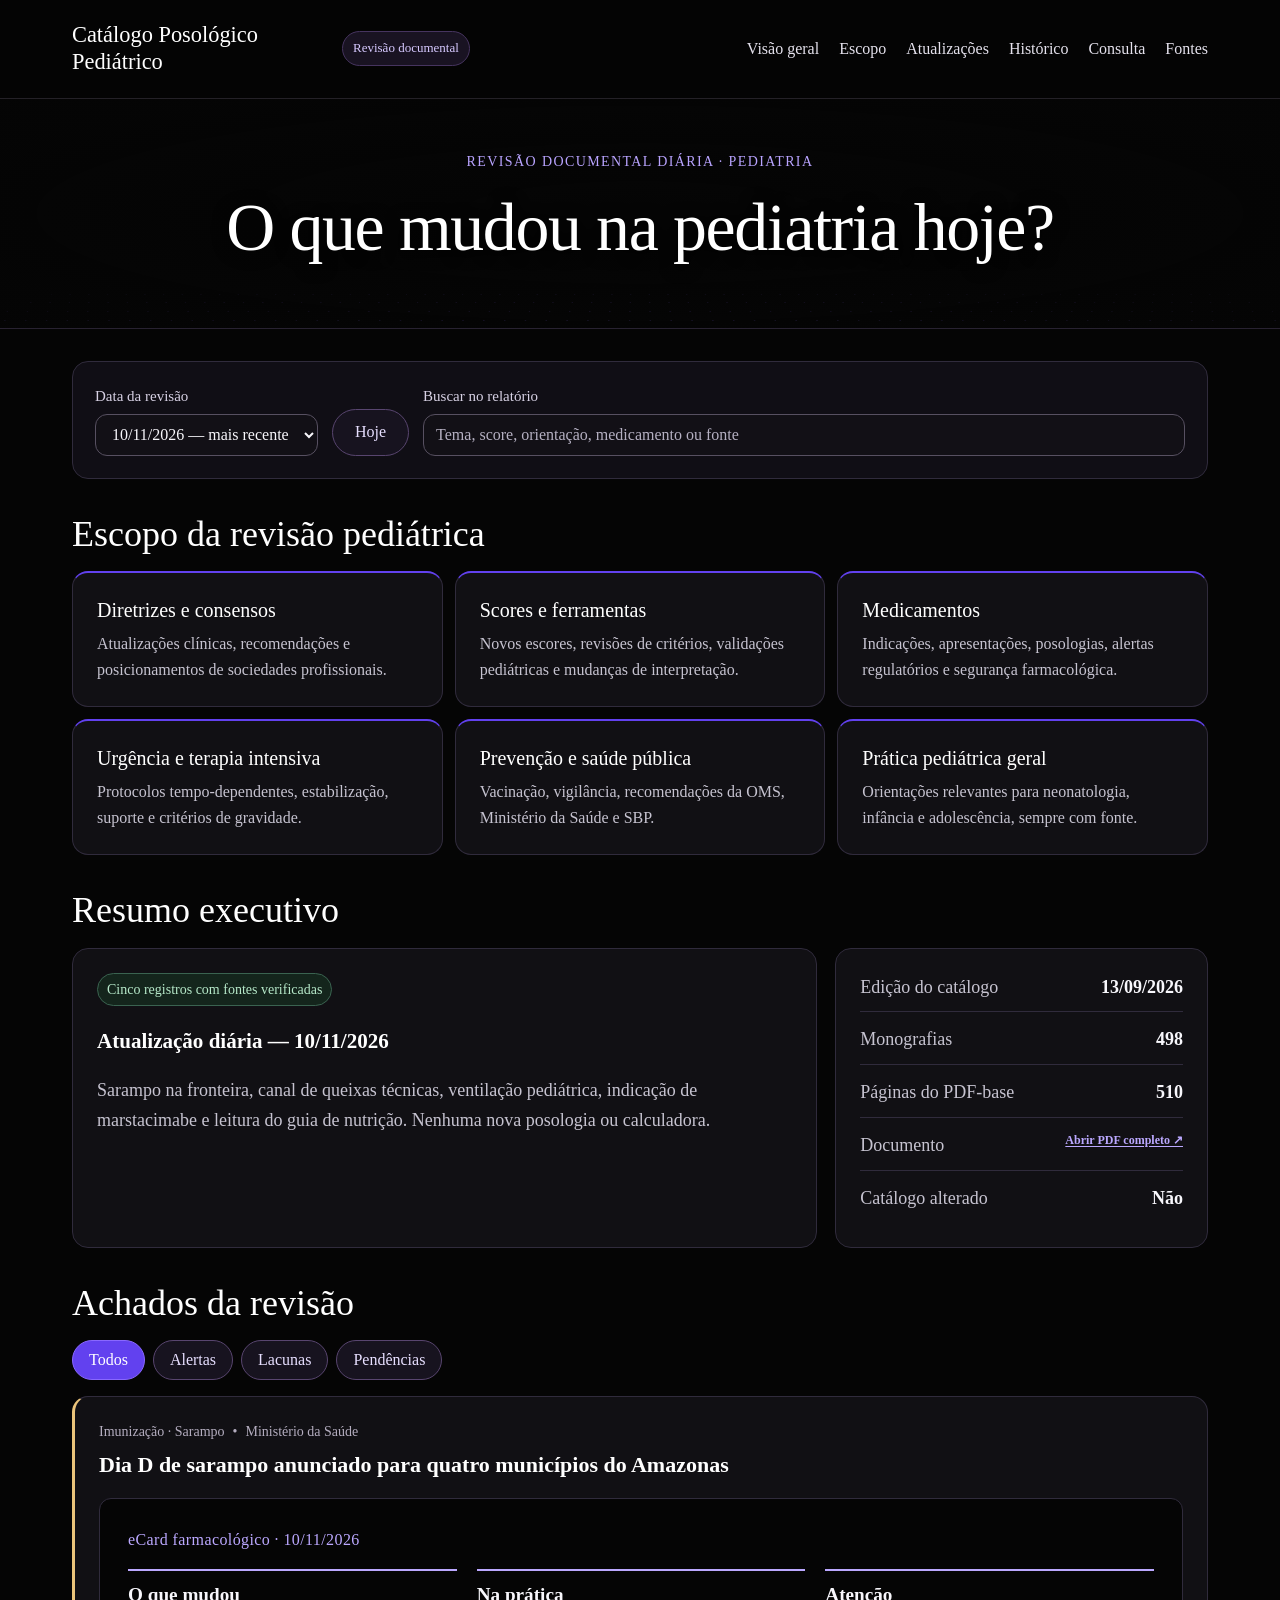
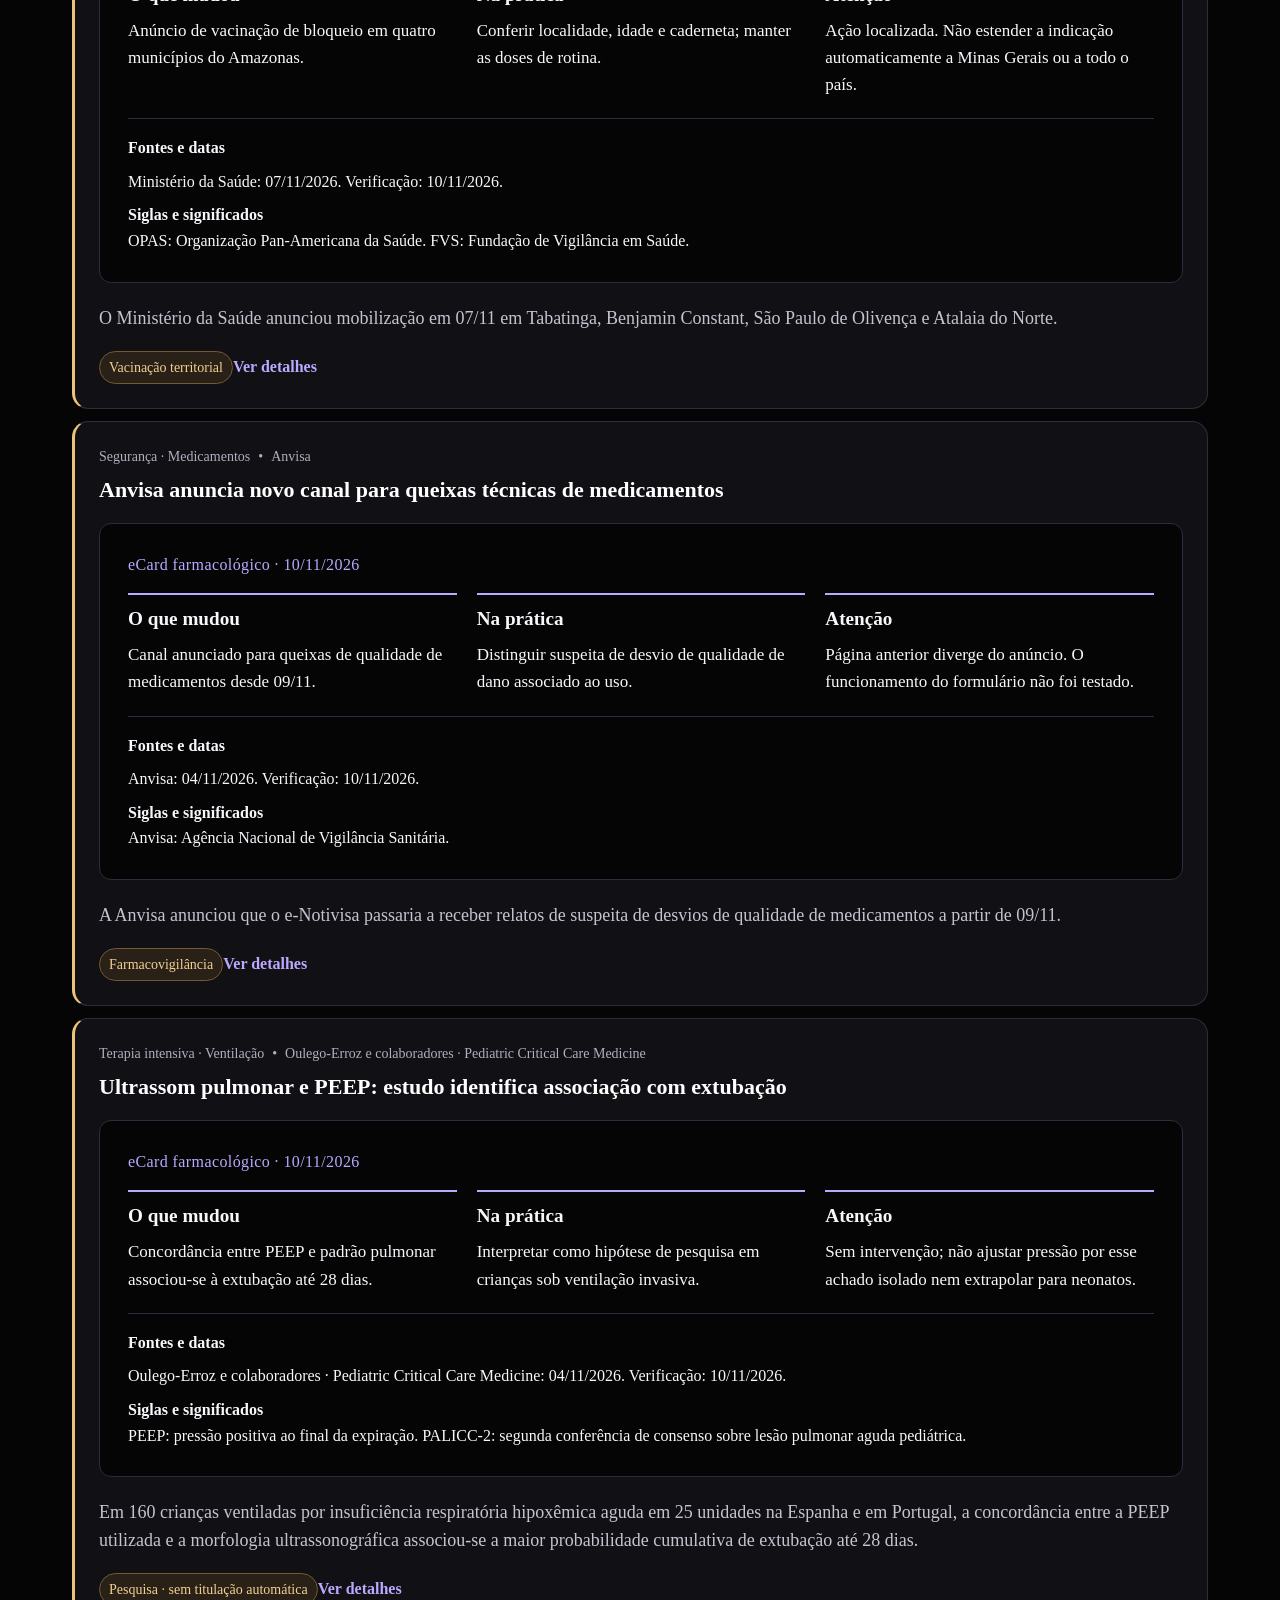
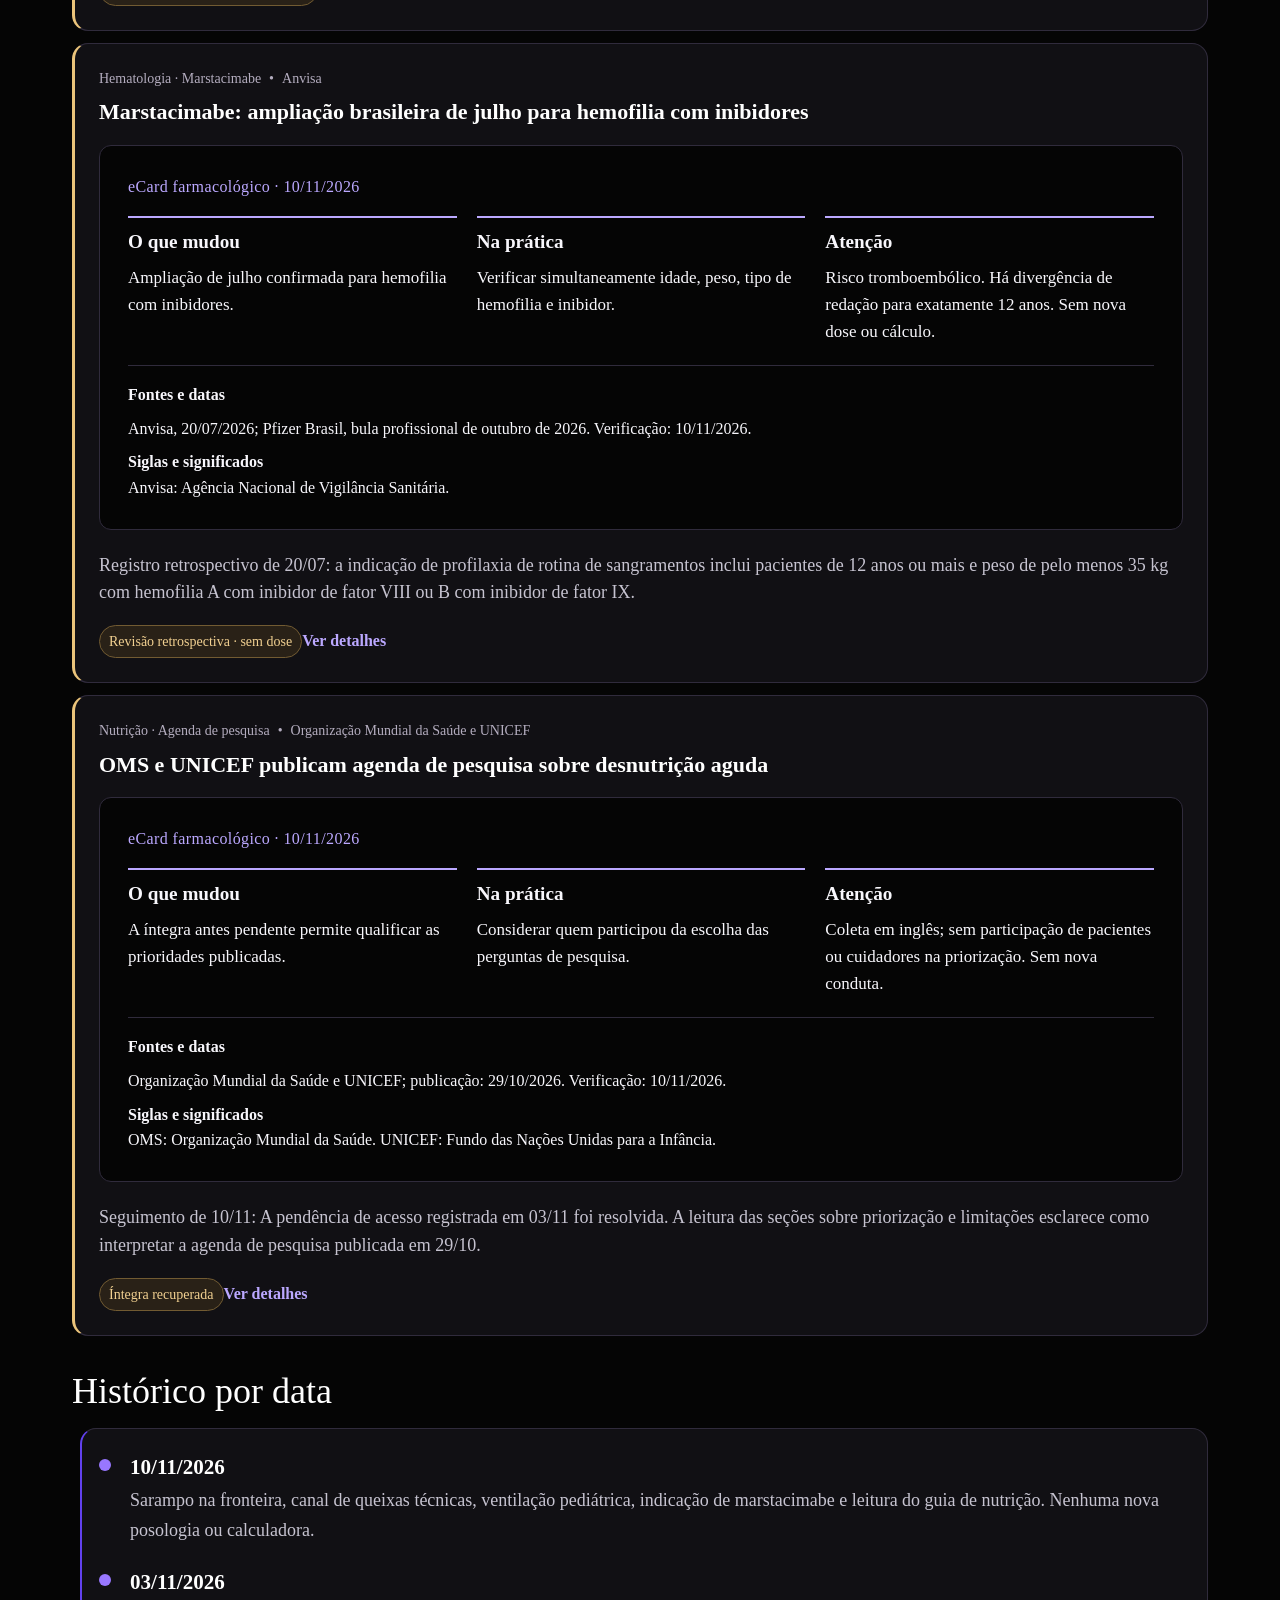
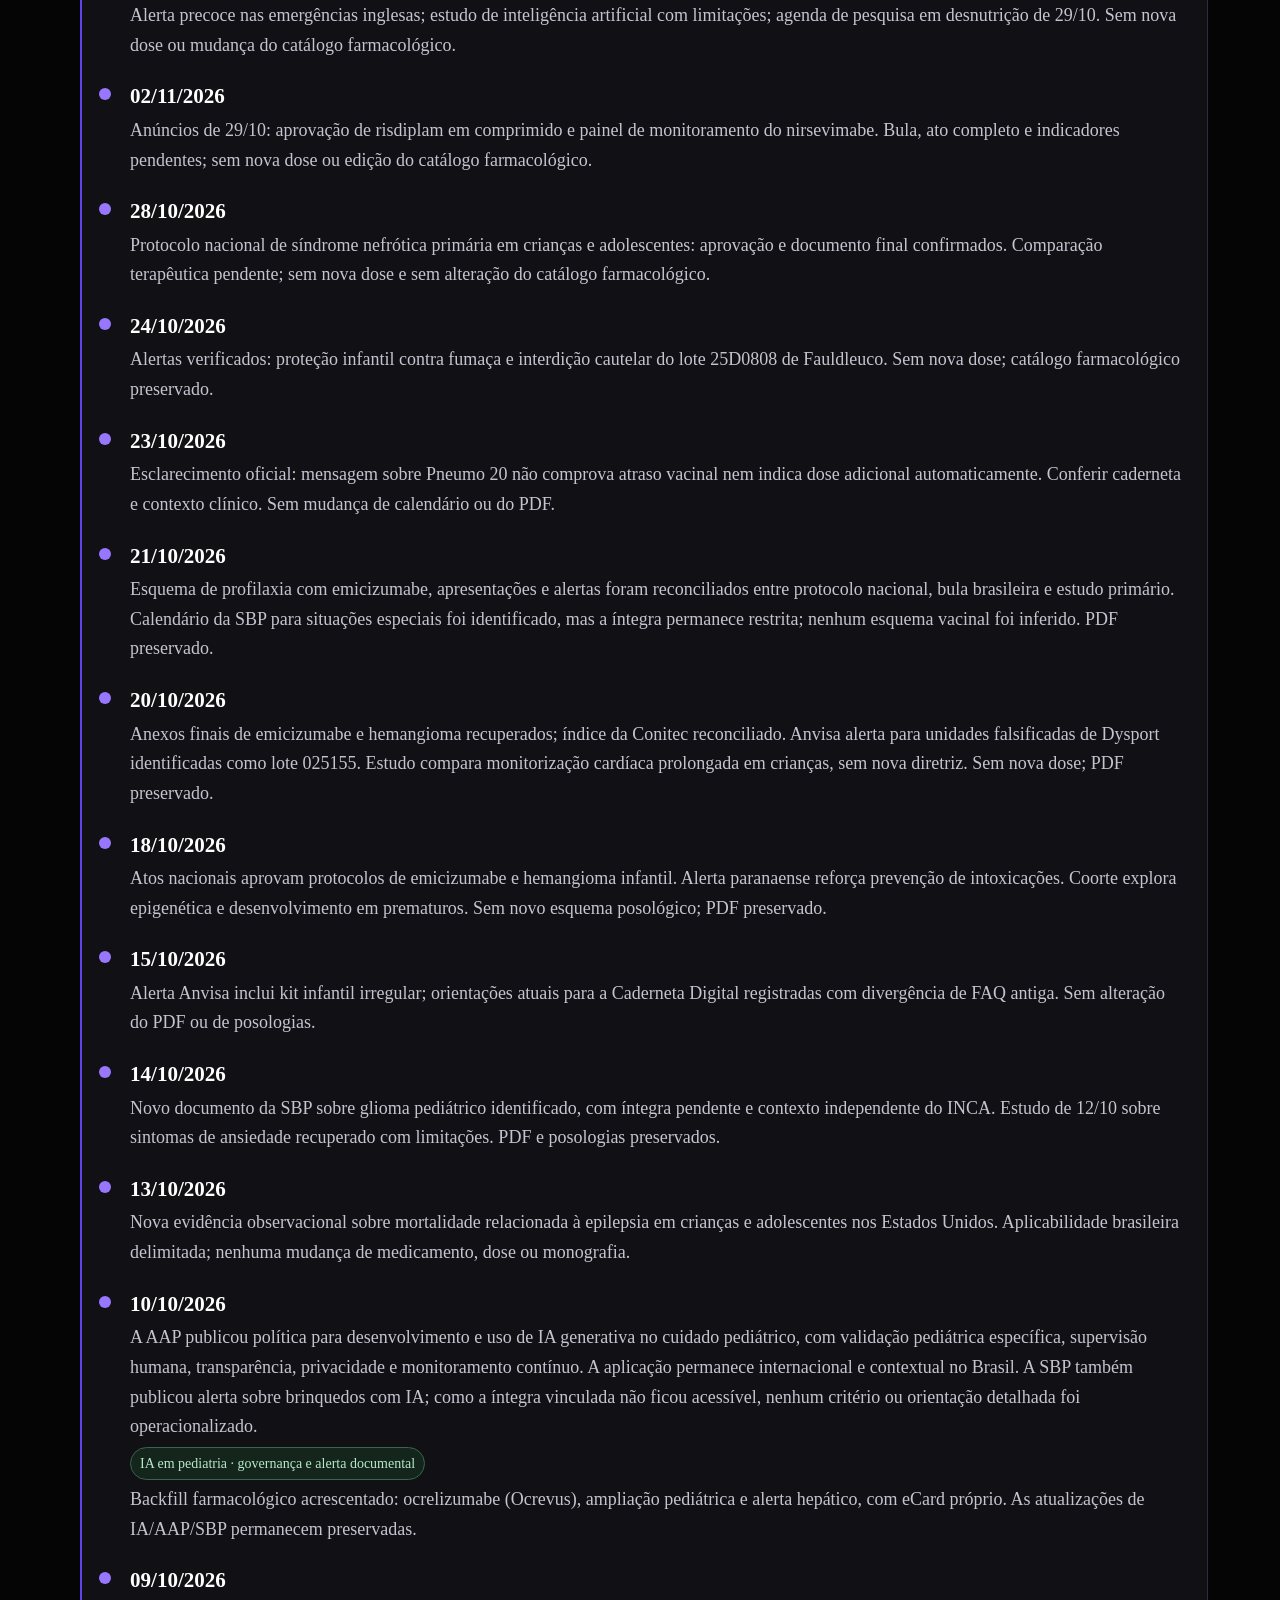
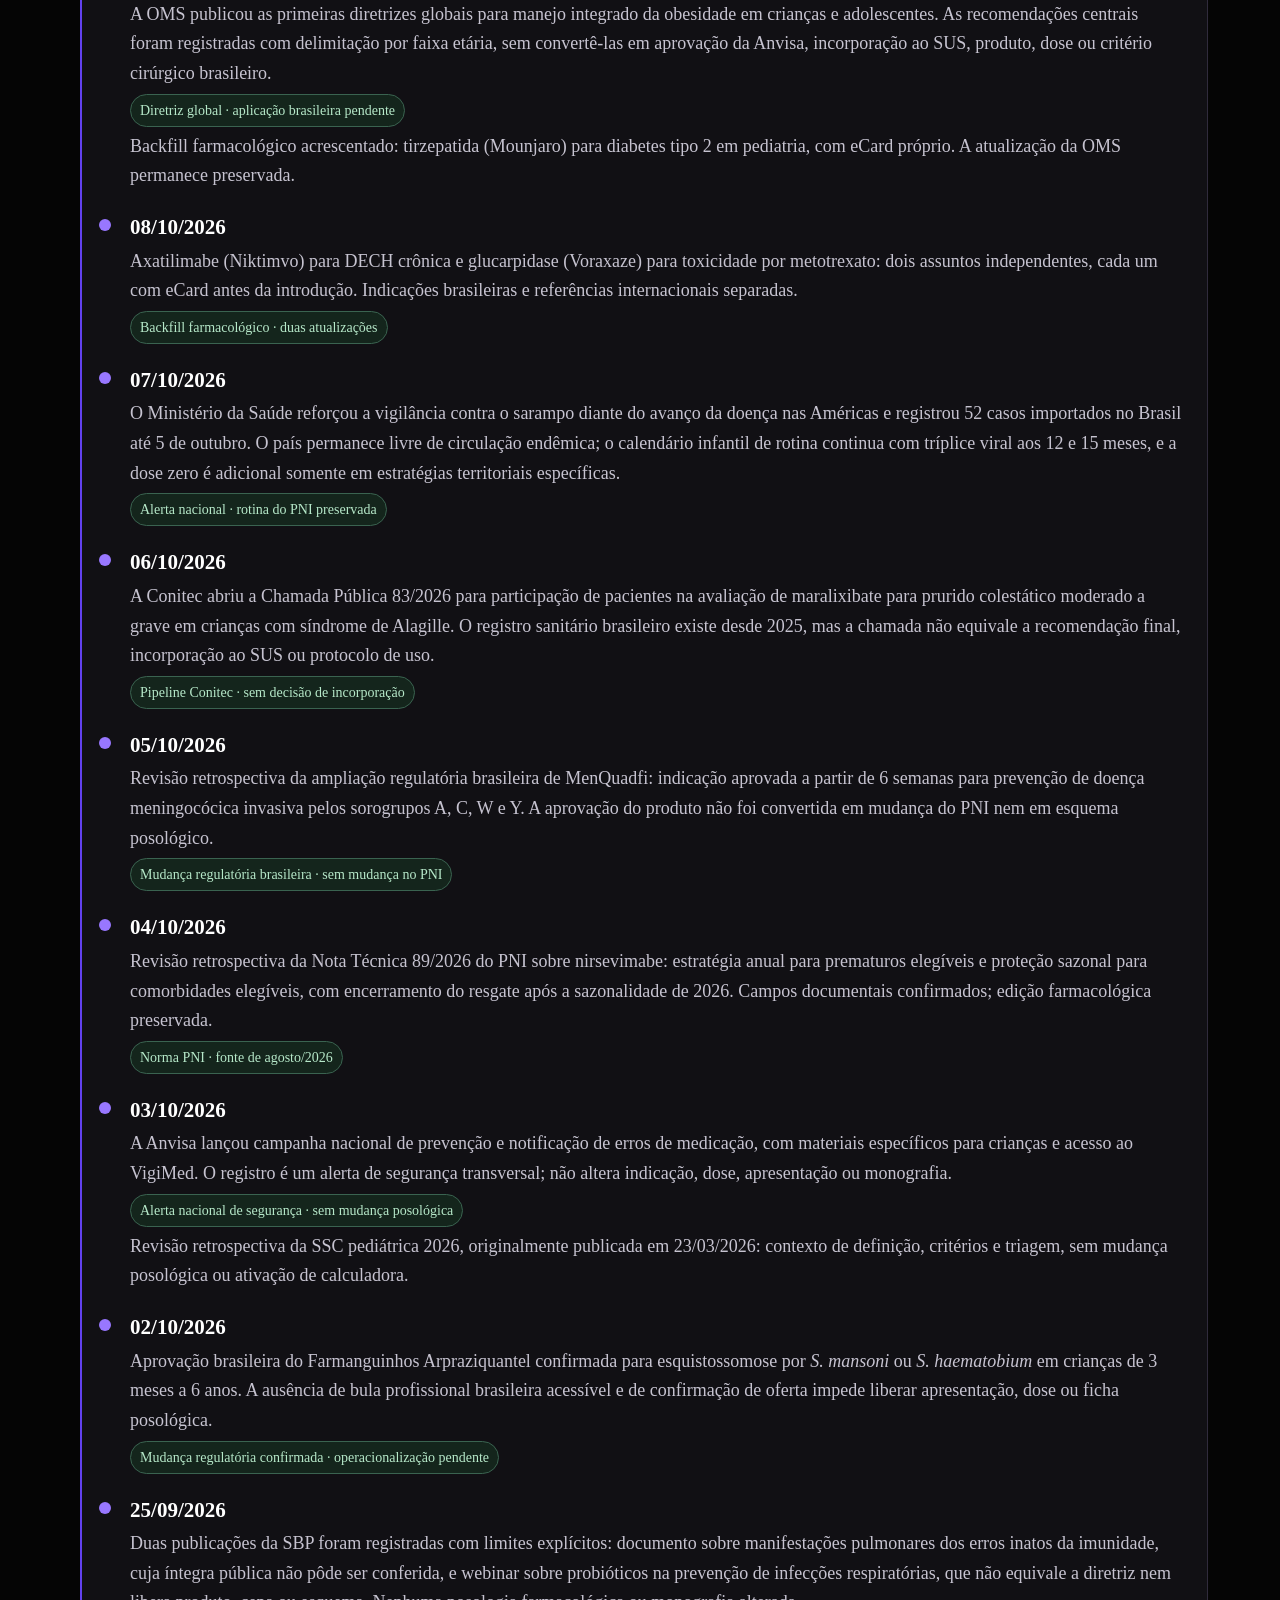
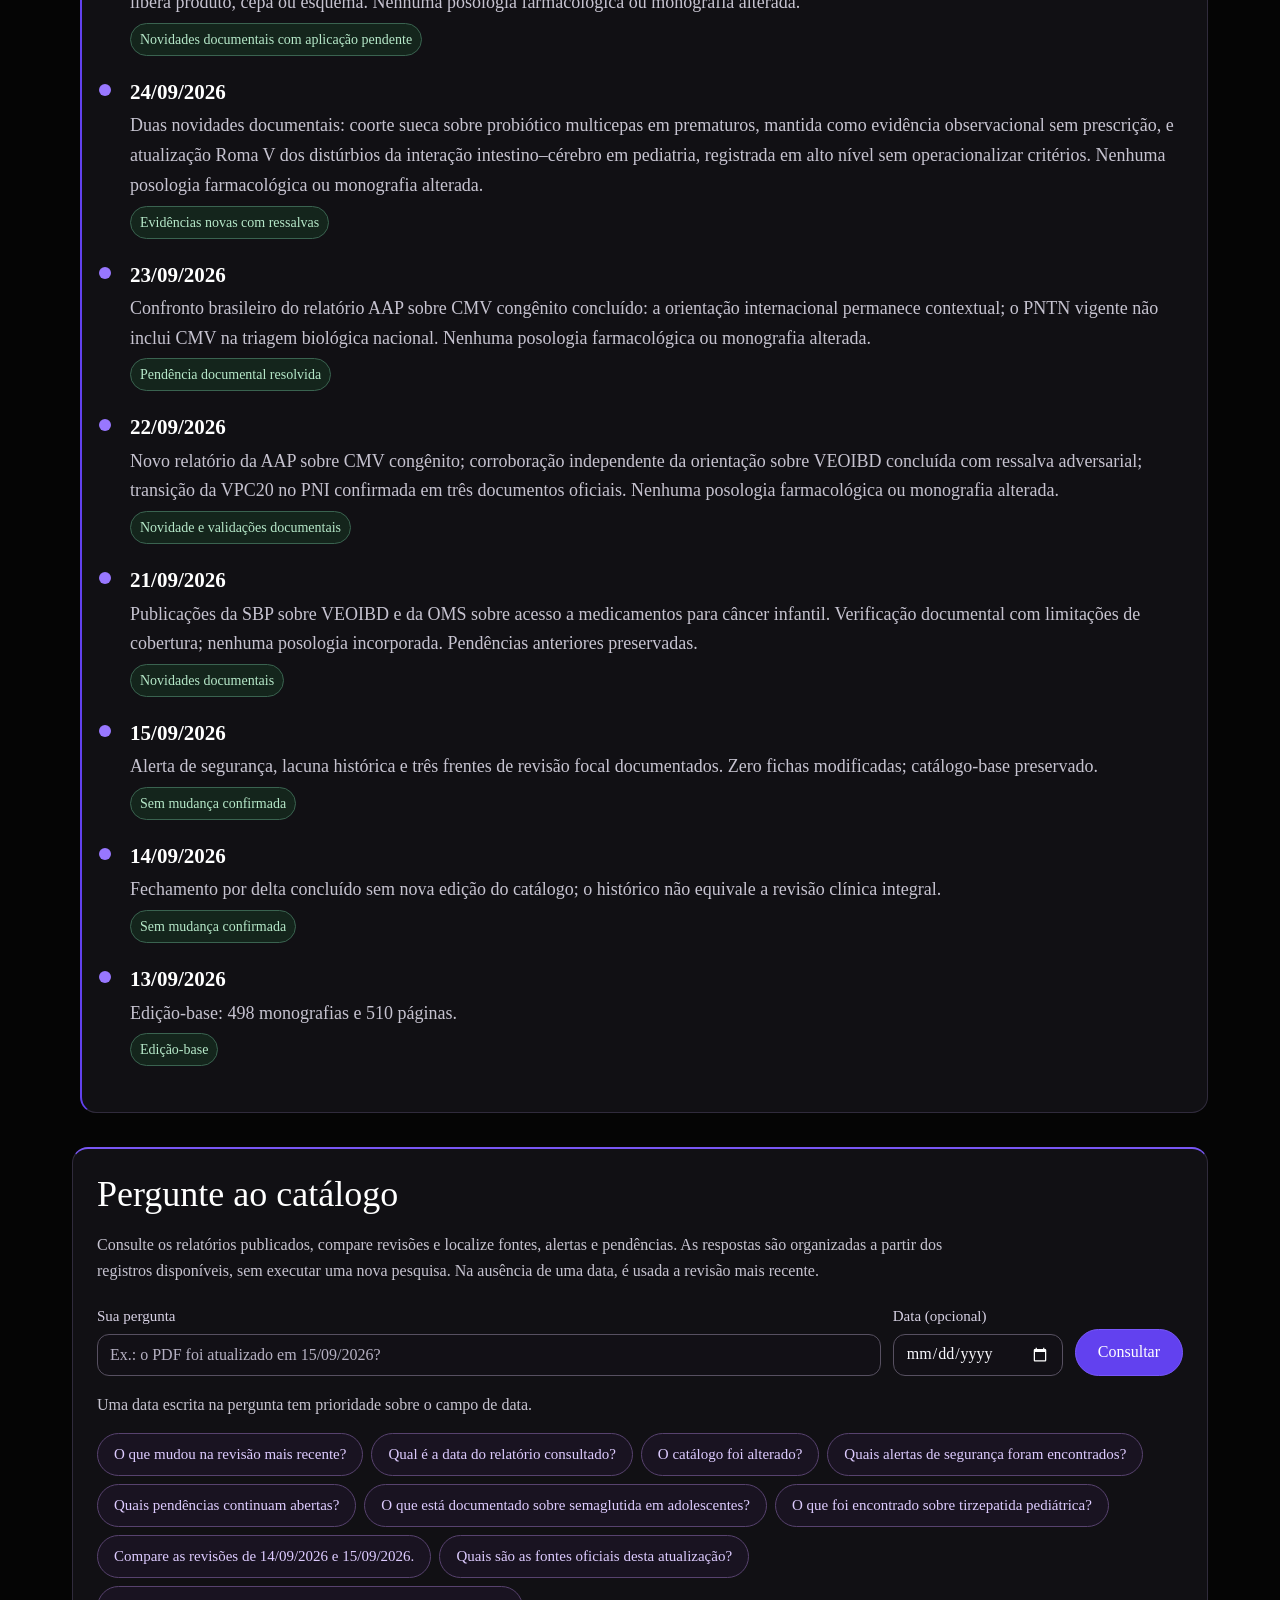
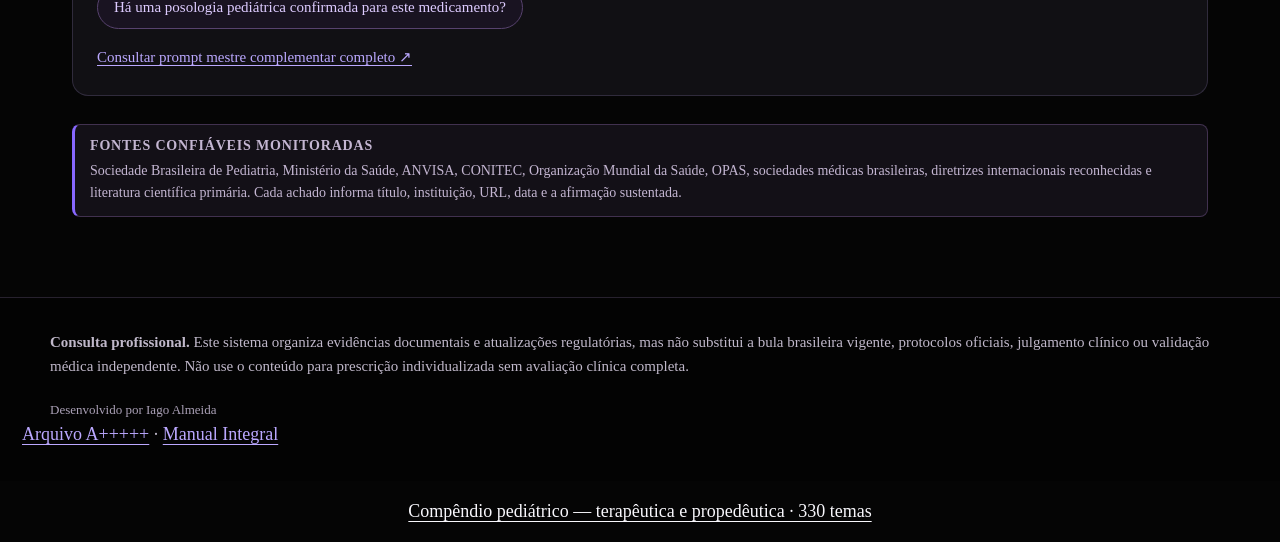
<file: index.html>
<!doctype html>
<html lang="pt-BR">
<head>
  <meta charset="UTF-8"><meta name="viewport" content="width=device-width,initial-scale=1">
  <meta name="description" content="Painel diário e rastreável de atualizações documentais sobre medicamentos pediátricos no Brasil."><link rel="icon" href="favicon.svg" type="image/svg+xml">
  <title>Catálogo Posológico Pediátrico — Atualizações Diárias</title>
  <style>
    @import url('https://fonts.googleapis.com/css2?family=DM+Sans:wght@400;500;600;700&family=Newsreader:opsz,wght@6..72,600;6..72,700&display=swap');
    :root{--navy:#062d63;--teal:#00a99d;--paper:#f4f9ff;--ink:#102a43;--muted:#3e5c76;--line:#c8dff2;--amber:#f59e0b;--red:#e63946;--green:#00a86b;--blue:#146cff;--violet:#7c3aed;--white:#fff}
    *{box-sizing:border-box}html{scroll-behavior:smooth}body{margin:0;background:var(--paper);color:var(--ink);font-family:'DM Sans',system-ui,sans-serif}button,input,select{font:inherit}button:focus-visible,input:focus-visible,select:focus-visible,a:focus-visible{outline:3px solid #e4ad45;outline-offset:2px}
    header{position:sticky;top:0;z-index:10;background:rgba(6,45,99,.98);color:white;border-bottom:1px solid #1d62aa}.top{max-width:1180px;margin:auto;padding:15px 22px;display:flex;align-items:center;gap:20px}.brand{font-family:Newsreader,serif;font-size:21px;font-weight:700}.top nav{display:flex;gap:18px;margin-left:auto}.top nav a{color:#eaf6ff;text-decoration:none;font-size:14px}.top nav a:hover{color:#64fff1}.status{padding:6px 10px;border-radius:999px;background:#6fffd5;color:#064939;font-size:12px;font-weight:700}
    .hero{background:linear-gradient(115deg,#061a38 0%,#0a2b57 28%,#102f5d 48%,#082449 72%,#061a38 100%);background-color:#082449;box-shadow:inset 0 1px 0 #557397,inset 0 -1px 0 #020e20;color:white}.hero-inner{max-width:1180px;margin:auto;padding:72px 22px 68px}.eyebrow{text-transform:uppercase;letter-spacing:.12em;color:#a9c8ed;font-size:12px;font-weight:700}.hero h1{font:700 clamp(42px,6vw,72px)/.98 Newsreader,serif;max-width:790px;margin:16px 0;text-shadow:0 2px 12px #0008}
    main{max-width:1180px;margin:auto;padding:32px 22px 80px}.toolbar{display:flex;flex-wrap:wrap;align-items:end;gap:14px;background:white;padding:18px;border:1px solid var(--line);border-radius:14px;box-shadow:0 10px 30px #173c470a}.control{display:flex;flex-direction:column;gap:6px}.control.search-grow{flex:1;min-width:280px}.control.search-grow input{width:100%}.control label{font-size:12px;font-weight:700;color:var(--muted)}select,input{height:42px;border:1px solid #b8c6c4;border-radius:9px;background:white;padding:0 12px;color:var(--ink)}input{min-width:250px}.btn{border:0;border-radius:9px;padding:11px 16px;background:var(--teal);color:white;font-weight:700;cursor:pointer}.btn.secondary{background:#e8efed;color:var(--ink)}
    section{scroll-margin-top:80px;margin-top:34px}h2{font:700 32px Newsreader,serif;margin:0 0 15px}.summary{display:grid;grid-template-columns:2fr 1fr;gap:18px}.panel{background:white;border:1px solid var(--line);border-radius:14px;padding:22px}.panel p{line-height:1.65;color:var(--muted)}.badge{display:inline-flex;padding:5px 9px;border-radius:999px;font-size:12px;font-weight:700;background:#e3efec;color:var(--green)}.badge.pending{background:#fff1d8;color:#81510c}.badge.alert{background:#f8e5e5;color:#8a2f2f}.facts{display:grid;gap:13px}.fact{display:flex;justify-content:space-between;border-bottom:1px solid var(--line);padding-bottom:10px}.fact:last-child{border:0}.fact span{color:var(--muted)}
    .filters{display:flex;flex-wrap:wrap;gap:8px;margin:0 0 16px}.chip{border:1px solid #a8c8e8;background:white;border-radius:999px;padding:8px 12px;cursor:pointer;color:var(--muted)}.chip.active{background:var(--blue);border-color:var(--blue);color:white}.cards{display:grid;gap:12px}.card{background:white;border:1px solid var(--line);border-left:5px solid var(--amber);border-radius:12px;padding:19px;box-shadow:0 8px 25px #146cff0a}.card.alert-card{border-left-color:var(--red)}.card h3{margin:7px 0;font-size:18px}.card p{color:var(--muted);line-height:1.55}.meta{display:flex;flex-wrap:wrap;gap:8px;color:#617078;font-size:12px}.details{display:none;border-top:1px solid var(--line);margin-top:13px;padding-top:13px}.card.open .details{display:block}.expand{border:0;background:none;color:var(--blue);font-weight:700;padding:0;cursor:pointer}.source{color:var(--blue);font-weight:600}.empty{padding:35px;text-align:center;color:var(--muted);background:white;border:1px dashed #9bc2e7;border-radius:12px}.timeline{border-left:2px solid #91cfca;margin-left:8px}.event{position:relative;margin:0 0 22px 24px}.event:before{content:'';position:absolute;width:12px;height:12px;border-radius:50%;background:var(--teal);left:-31px;top:6px}.event h3{margin:0}.event p{margin:5px 0;color:var(--muted)}.scope-grid{display:grid;grid-template-columns:repeat(3,1fr);gap:12px}.scope-card{background:white;border:1px solid var(--line);border-top:5px solid var(--blue);border-radius:12px;padding:18px}.scope-card:nth-child(2){border-top-color:var(--teal)}.scope-card:nth-child(3){border-top-color:var(--violet)}.scope-card:nth-child(4){border-top-color:var(--amber)}.scope-card:nth-child(5){border-top-color:var(--red)}.scope-card:nth-child(6){border-top-color:var(--green)}.scope-card h3{margin:0 0 7px}.scope-card p{margin:0;color:var(--muted);line-height:1.5;font-size:14px}
    .detail-grid{display:flex;flex-wrap:wrap;gap:7px;margin:0 0 12px}.detail-grid span{padding:4px 8px;border-radius:7px;background:#edf4fa;color:#35546f;font-size:11px}.details h4{margin:15px 0 7px}.details ul{margin:7px 0 15px;padding-left:20px;color:var(--muted)}.details li{margin:6px 0}.sources-list{display:grid;gap:8px}.source-entry{display:block;border:1px solid var(--line);border-radius:8px;padding:9px 11px;text-decoration:none;color:var(--blue);font-size:12px}.source-entry small{display:block;color:var(--muted);margin-top:3px}.pdf-link{color:var(--blue);font-weight:700;font-size:12px}.source-note{margin-top:28px;padding:12px 15px;background:#edf4fa;border:1px solid #d5e3ef;border-left:3px solid #8aa8c2;border-radius:8px;color:#60758a}.source-note h2{font:700 12px/1.3 'DM Sans',sans-serif;text-transform:uppercase;letter-spacing:.06em;margin:0 0 5px;color:#50677c}.source-note p{font-size:11px;line-height:1.55;margin:0;color:#687e91}footer{background:#0d252e;color:#bcd0d0;padding:32px 22px}.footer-inner{max-width:1180px;margin:auto;line-height:1.6;font-size:13px}.credit{max-width:1180px;margin:22px auto 0;color:#839fa1;font-size:11px}.mobile{display:none;margin-left:auto;background:none;color:white;border:1px solid #52737b;border-radius:8px;padding:7px 10px}
    @media(max-width:760px){.top nav{display:none;position:absolute;top:61px;left:0;right:0;background:#062d63;padding:18px 22px;flex-direction:column}.top nav.open{display:flex}.mobile{display:block}.top .status{display:none}.hero-inner{padding-top:50px}.summary,.scope-grid{grid-template-columns:1fr}.toolbar{align-items:stretch}.control,input,select{width:100%;min-width:0}}
    @media(prefers-reduced-motion:reduce){*{scroll-behavior:auto!important}}
  </style>
  <link rel="stylesheet" href="consulta.css">
<link rel="stylesheet" href="theme-violet.css"><link rel="stylesheet" href="ecards.css"></head>
<body>
<header><div class="top"><div class="brand">Catálogo Posológico Pediátrico</div><span class="status">Revisão documental</span><button class="mobile" aria-expanded="false" aria-controls="nav">Menu</button><nav id="nav"><a href="#visao">Visão geral</a><a href="#escopo">Escopo</a><a href="#achados">Atualizações</a><a href="#historico">Histórico</a><a href="#consulta">Consulta</a><a href="#fontes">Fontes</a></nav></div></header>
<div class="hero" id="visao"><div class="hero-inner"><div class="eyebrow">Revisão documental diária · Pediatria</div><h1>O que mudou na pediatria hoje?</h1></div></div>
<main>
  <div class="toolbar"><div class="control"><label for="date">Data da revisão</label><select id="date"><option value="2026-11-10">10/11/2026 — mais recente</option><option value="2026-11-03">03/11/2026</option><option value="2026-11-02">02/11/2026</option><option value="2026-10-28">28/10/2026</option><option value="2026-10-24">24/10/2026</option><option value="2026-10-23">23/10/2026</option><option value="2026-10-21">21/10/2026</option>
<option value="2026-10-20">20/10/2026</option>
<option value="2026-10-18">18/10/2026</option>
<option value="2026-10-15">15/10/2026</option>
<option value="2026-10-14">14/10/2026</option>
<option value="2026-10-13">13/10/2026</option>
<option value="2026-10-10">10/10/2026</option>
<option value="2026-10-09">09/10/2026</option>
<option value="2026-10-08">08/10/2026</option>
<option value="2026-10-07">07/10/2026</option>
<option value="2026-10-06">06/10/2026</option>
<option value="2026-10-05">05/10/2026</option>
<option value="2026-10-04">04/10/2026</option>
<option value="2026-10-03">03/10/2026</option>
<option value="2026-10-02">02/10/2026</option>
<option value="2026-09-26">26/09/2026</option>
<option value="2026-09-25">25/09/2026</option>
<option value="2026-09-24">24/09/2026</option>
<option value="2026-09-23">23/09/2026</option>
<option value="2026-09-22">22/09/2026</option>
<option value="2026-09-21">21/09/2026</option>
<option value="2026-09-15">15/09/2026</option>
<option value="2026-09-14">14/09/2026</option>
<option value="2026-09-13">13/09/2026 — edição-base</option></select></div><button class="btn secondary" id="today">Hoje</button><div class="control search-grow"><label for="search">Buscar no relatório</label><input id="search" type="search" placeholder="Tema, score, orientação, medicamento ou fonte"></div></div>
  <section id="escopo"><h2>Escopo da revisão pediátrica</h2><div class="scope-grid"><article class="scope-card"><h3>Diretrizes e consensos</h3><p>Atualizações clínicas, recomendações e posicionamentos de sociedades profissionais.</p></article><article class="scope-card"><h3>Scores e ferramentas</h3><p>Novos escores, revisões de critérios, validações pediátricas e mudanças de interpretação.</p></article><article class="scope-card"><h3>Medicamentos</h3><p>Indicações, apresentações, posologias, alertas regulatórios e segurança farmacológica.</p></article><article class="scope-card"><h3>Urgência e terapia intensiva</h3><p>Protocolos tempo-dependentes, estabilização, suporte e critérios de gravidade.</p></article><article class="scope-card"><h3>Prevenção e saúde pública</h3><p>Vacinação, vigilância, recomendações da OMS, Ministério da Saúde e SBP.</p></article><article class="scope-card"><h3>Prática pediátrica geral</h3><p>Orientações relevantes para neonatologia, infância e adolescência, sempre com fonte.</p></article></div></section>
  <section><h2>Resumo executivo</h2><div class="summary"><article class="panel"><span class="badge" id="statusBadge">Sem mudança confirmada</span><h3 id="reportTitle">Atualização diária — 15/09/2026</h3><p id="summaryText"></p></article><aside class="panel facts"><div class="fact"><span>Edição do catálogo</span><strong>13/09/2026</strong></div><div class="fact"><span>Monografias</span><strong>498</strong></div><div class="fact"><span>Páginas do PDF-base</span><strong>510</strong></div><div class="fact"><span>Documento</span><a class="pdf-link" href="catalogo-base.pdf" target="_blank" rel="noopener">Abrir PDF completo ↗</a></div><div class="fact"><span>Catálogo alterado</span><strong id="changed">Não</strong></div></aside></div></section>
  <section id="achados"><h2>Achados da revisão</h2><div class="filters"><button class="chip active" data-filter="all">Todos</button><button class="chip" data-filter="alerta">Alertas</button><button class="chip" data-filter="lacuna">Lacunas</button><button class="chip" data-filter="pendencia">Pendências</button></div><div class="cards" id="cards"></div></section>
  <section id="historico"><h2>Histórico por data</h2><div class="panel timeline">
<div class="event"><h3>10/11/2026</h3><p>Sarampo na fronteira, canal de queixas técnicas, ventilação pediátrica, indicação de marstacimabe e leitura do guia de nutrição. Nenhuma nova posologia ou calculadora.</p></div>
<div class="event"><h3>03/11/2026</h3><p>Alerta precoce nas emergências inglesas; estudo de inteligência artificial com limitações; agenda de pesquisa em desnutrição de 29/10. Sem nova dose ou mudança do catálogo farmacológico.</p></div>
<div class="event"><h3>02/11/2026</h3><p>Anúncios de 29/10: aprovação de risdiplam em comprimido e painel de monitoramento do nirsevimabe. Bula, ato completo e indicadores pendentes; sem nova dose ou edição do catálogo farmacológico.</p></div>
<div class="event"><h3>28/10/2026</h3><p>Protocolo nacional de síndrome nefrótica primária em crianças e adolescentes: aprovação e documento final confirmados. Comparação terapêutica pendente; sem nova dose e sem alteração do catálogo farmacológico.</p></div>
<div class="event"><h3>24/10/2026</h3><p>Alertas verificados: proteção infantil contra fumaça e interdição cautelar do lote 25D0808 de Fauldleuco. Sem nova dose; catálogo farmacológico preservado.</p></div>
<div class="event"><h3>23/10/2026</h3><p>Esclarecimento oficial: mensagem sobre Pneumo 20 não comprova atraso vacinal nem indica dose adicional automaticamente. Conferir caderneta e contexto clínico. Sem mudança de calendário ou do PDF.</p></div>
<div class="event"><h3>21/10/2026</h3><p>Esquema de profilaxia com emicizumabe, apresentações e alertas foram reconciliados entre protocolo nacional, bula brasileira e estudo primário. Calendário da SBP para situações especiais foi identificado, mas a íntegra permanece restrita; nenhum esquema vacinal foi inferido. PDF preservado.</p></div>
<div class="event"><h3>20/10/2026</h3><p>Anexos finais de emicizumabe e hemangioma recuperados; índice da Conitec reconciliado. Anvisa alerta para unidades falsificadas de Dysport identificadas como lote 025155. Estudo compara monitorização cardíaca prolongada em crianças, sem nova diretriz. Sem nova dose; PDF preservado.</p></div>
<div class="event"><h3>18/10/2026</h3><p>Atos nacionais aprovam protocolos de emicizumabe e hemangioma infantil. Alerta paranaense reforça prevenção de intoxicações. Coorte explora epigenética e desenvolvimento em prematuros. Sem novo esquema posológico; PDF preservado.</p></div>
<div class="event"><h3>15/10/2026</h3><p>Alerta Anvisa inclui kit infantil irregular; orientações atuais para a Caderneta Digital registradas com divergência de FAQ antiga. Sem alteração do PDF ou de posologias.</p></div>
<div class="event"><h3>14/10/2026</h3><p>Novo documento da SBP sobre glioma pediátrico identificado, com íntegra pendente e contexto independente do INCA. Estudo de 12/10 sobre sintomas de ansiedade recuperado com limitações. PDF e posologias preservados.</p></div>
<div class="event"><h3>13/10/2026</h3><p>Nova evidência observacional sobre mortalidade relacionada à epilepsia em crianças e adolescentes nos Estados Unidos. Aplicabilidade brasileira delimitada; nenhuma mudança de medicamento, dose ou monografia.</p></div>
<div class="event"><h3>10/10/2026</h3><p>A AAP publicou política para desenvolvimento e uso de IA generativa no cuidado pediátrico, com validação pediátrica específica, supervisão humana, transparência, privacidade e monitoramento contínuo. A aplicação permanece internacional e contextual no Brasil. A SBP também publicou alerta sobre brinquedos com IA; como a íntegra vinculada não ficou acessível, nenhum critério ou orientação detalhada foi operacionalizado.</p><span class="badge">IA em pediatria · governança e alerta documental</span><p>Backfill farmacológico acrescentado: ocrelizumabe (Ocrevus), ampliação pediátrica e alerta hepático, com eCard próprio. As atualizações de IA/AAP/SBP permanecem preservadas.</p></div>
<div class="event"><h3>09/10/2026</h3><p>A OMS publicou as primeiras diretrizes globais para manejo integrado da obesidade em crianças e adolescentes. As recomendações centrais foram registradas com delimitação por faixa etária, sem convertê-las em aprovação da Anvisa, incorporação ao SUS, produto, dose ou critério cirúrgico brasileiro.</p><span class="badge">Diretriz global · aplicação brasileira pendente</span><p>Backfill farmacológico acrescentado: tirzepatida (Mounjaro) para diabetes tipo 2 em pediatria, com eCard próprio. A atualização da OMS permanece preservada.</p></div>
<div class="event"><h3>08/10/2026</h3><p>Axatilimabe (Niktimvo) para DECH crônica e glucarpidase (Voraxaze) para toxicidade por metotrexato: dois assuntos independentes, cada um com eCard antes da introdução. Indicações brasileiras e referências internacionais separadas.</p><span class="badge">Backfill farmacológico · duas atualizações</span></div>
<div class="event"><h3>07/10/2026</h3><p>O Ministério da Saúde reforçou a vigilância contra o sarampo diante do avanço da doença nas Américas e registrou 52 casos importados no Brasil até 5 de outubro. O país permanece livre de circulação endêmica; o calendário infantil de rotina continua com tríplice viral aos 12 e 15 meses, e a dose zero é adicional somente em estratégias territoriais específicas.</p><span class="badge">Alerta nacional · rotina do PNI preservada</span></div>
<div class="event"><h3>06/10/2026</h3><p>A Conitec abriu a Chamada Pública 83/2026 para participação de pacientes na avaliação de maralixibate para prurido colestático moderado a grave em crianças com síndrome de Alagille. O registro sanitário brasileiro existe desde 2025, mas a chamada não equivale a recomendação final, incorporação ao SUS ou protocolo de uso.</p><span class="badge">Pipeline Conitec · sem decisão de incorporação</span></div>
<div class="event"><h3>05/10/2026</h3><p>Revisão retrospectiva da ampliação regulatória brasileira de MenQuadfi: indicação aprovada a partir de 6 semanas para prevenção de doença meningocócica invasiva pelos sorogrupos A, C, W e Y. A aprovação do produto não foi convertida em mudança do PNI nem em esquema posológico.</p><span class="badge">Mudança regulatória brasileira · sem mudança no PNI</span></div>
<div class="event"><h3>04/10/2026</h3><p>Revisão retrospectiva da Nota Técnica 89/2026 do PNI sobre nirsevimabe: estratégia anual para prematuros elegíveis e proteção sazonal para comorbidades elegíveis, com encerramento do resgate após a sazonalidade de 2026. Campos documentais confirmados; edição farmacológica preservada.</p><span class="badge">Norma PNI · fonte de agosto/2026</span></div>
<div class="event"><h3>03/10/2026</h3><p>A Anvisa lançou campanha nacional de prevenção e notificação de erros de medicação, com materiais específicos para crianças e acesso ao VigiMed. O registro é um alerta de segurança transversal; não altera indicação, dose, apresentação ou monografia.</p><span class="badge">Alerta nacional de segurança · sem mudança posológica</span><p>Revisão retrospectiva da SSC pediátrica 2026, originalmente publicada em 23/03/2026: contexto de definição, critérios e triagem, sem mudança posológica ou ativação de calculadora.</p></div>
<div class="event"><h3>02/10/2026</h3><p>Aprovação brasileira do Farmanguinhos Arpraziquantel confirmada para esquistossomose por <em>S. mansoni</em> ou <em>S. haematobium</em> em crianças de 3 meses a 6 anos. A ausência de bula profissional brasileira acessível e de confirmação de oferta impede liberar apresentação, dose ou ficha posológica.</p><span class="badge">Mudança regulatória confirmada · operacionalização pendente</span></div>
<div class="event"><h3>25/09/2026</h3><p>Duas publicações da SBP foram registradas com limites explícitos: documento sobre manifestações pulmonares dos erros inatos da imunidade, cuja íntegra pública não pôde ser conferida, e webinar sobre probióticos na prevenção de infecções respiratórias, que não equivale a diretriz nem libera produto, cepa ou esquema. Nenhuma posologia farmacológica ou monografia alterada.</p><span class="badge">Novidades documentais com aplicação pendente</span></div>
<div class="event"><h3>24/09/2026</h3><p>Duas novidades documentais: coorte sueca sobre probiótico multicepas em prematuros, mantida como evidência observacional sem prescrição, e atualização Roma V dos distúrbios da interação intestino–cérebro em pediatria, registrada em alto nível sem operacionalizar critérios. Nenhuma posologia farmacológica ou monografia alterada.</p><span class="badge">Evidências novas com ressalvas</span></div>
<div class="event"><h3>23/09/2026</h3><p>Confronto brasileiro do relatório AAP sobre CMV congênito concluído: a orientação internacional permanece contextual; o PNTN vigente não inclui CMV na triagem biológica nacional. Nenhuma posologia farmacológica ou monografia alterada.</p><span class="badge">Pendência documental resolvida</span></div>
<div class="event"><h3>22/09/2026</h3><p>Novo relatório da AAP sobre CMV congênito; corroboração independente da orientação sobre VEOIBD concluída com ressalva adversarial; transição da VPC20 no PNI confirmada em três documentos oficiais. Nenhuma posologia farmacológica ou monografia alterada.</p><span class="badge">Novidade e validações documentais</span></div>
<div class="event"><h3>21/09/2026</h3><p>Publicações da SBP sobre VEOIBD e da OMS sobre acesso a medicamentos para câncer infantil. Verificação documental com limitações de cobertura; nenhuma posologia incorporada. Pendências anteriores preservadas.</p><span class="badge">Novidades documentais</span></div>
<div class="event"><h3>15/09/2026</h3><p>Alerta de segurança, lacuna histórica e três frentes de revisão focal documentados. Zero fichas modificadas; catálogo-base preservado.</p><span class="badge">Sem mudança confirmada</span></div>
<div class="event"><h3>14/09/2026</h3><p>Fechamento por delta concluído sem nova edição do catálogo; o histórico não equivale a revisão clínica integral.</p><span class="badge">Sem mudança confirmada</span></div>
<div class="event"><h3>13/09/2026</h3><p>Edição-base: 498 monografias e 510 páginas.</p><span class="badge">Edição-base</span></div></div></section>
  <section id="consulta" aria-labelledby="consulta-title">
    <h2 id="consulta-title">Pergunte ao catálogo</h2>
    <p class="consulta-intro">Consulte os relatórios publicados, compare revisões e localize fontes, alertas e pendências. As respostas são organizadas a partir dos registros disponíveis, sem executar uma nova pesquisa. Na ausência de uma data, é usada a revisão mais recente.</p>
    <form id="consulta-form" class="consulta-form">
      <div class="control"><label for="consulta-question">Sua pergunta</label><input id="consulta-question" type="text" maxlength="1000" required placeholder="Ex.: o PDF foi atualizado em 15/09/2026?" autocomplete="off"></div>
      <div class="control"><label for="consulta-date">Data (opcional)</label><input id="consulta-date" type="date" aria-describedby="consulta-date-help"></div>
      <button type="submit" class="btn">Consultar</button>
    </form>
    <p id="consulta-date-help" class="consulta-intro">Uma data escrita na pergunta tem prioridade sobre o campo de data.</p>
    <div id="consulta-shortcuts" class="consulta-shortcuts" aria-label="Perguntas rápidas"></div>
    <div id="consulta-output" class="consulta-output" aria-live="polite" aria-atomic="true"></div>
    <a class="consulta-document" href="fontes/prompt-mestre-complementar.pdf" target="_blank" rel="noopener">Consultar prompt mestre complementar completo ↗</a>
  </section>
  <aside id="fontes" class="source-note" aria-label="Observação sobre fontes"><h2>Fontes confiáveis monitoradas</h2><p>Sociedade Brasileira de Pediatria, Ministério da Saúde, ANVISA, CONITEC, Organização Mundial da Saúde, OPAS, sociedades médicas brasileiras, diretrizes internacionais reconhecidas e literatura científica primária. Cada achado informa título, instituição, URL, data e a afirmação sustentada.</p></aside>
</main>
<footer><div class="footer-inner"><strong>Consulta profissional.</strong> Este sistema organiza evidências documentais e atualizações regulatórias, mas não substitui a bula brasileira vigente, protocolos oficiais, julgamento clínico ou validação médica independente. Não use o conteúdo para prescrição individualizada sem avaliação clínica completa.</div><div class="credit">Desenvolvido por Iago Almeida</div><nav aria-label="Referências NEXO"><a href="nexo/ARQUIVO_A_NEXO_Clinical_Nucleo_Global_Tratamentos.pdf">Arquivo A+++++</a> · <a href="nexo/Manual_Integral_Prescricao_Pediatrica_Segura.pdf">Manual Integral</a></nav></footer>
<script>
const sourceRegistry=[
{id:'s1',title:'Anvisa amplia indicação do Mounjaro para diabetes tipo 2 em crianças',institution:'Anvisa',published:'22/04/2026',accessed:'15/09/2026',url:'https://www.gov.br/anvisa/pt-br/assuntos/noticias-anvisa/anvisa-amplia-indicacao-do-mounjaro-r-para-diabetes-tipo-2-em-criancas',status:'Consultada'},
{id:'s2',title:'Mounjaro — bula profissional, 22APR26',institution:'Lilly Brasil',published:'22/04/2026',accessed:'15/09/2026',url:'https://delivery-p137454-e1438138.adobeaemcloud.com/adobe/assets/urn:aaid:aem:cff02b1c-6f55-4be3-aeca-bf901c5b6be2/renditions/original/as/MOUNJARO_IRMA_LIT_HCP_22APR26.pdf',status:'Consultada'},
{id:'s3',title:'SURPASS-PEDS — ensaio randomizado de fase 3',institution:'The Lancet',published:'2025',accessed:'15/09/2026',url:'https://doi.org/10.1016/S0140-6736(25)01774-X',status:'Resumo e metadados consultados'},
{id:'s4',title:'Alerta de pancreatite aguda e agonistas GLP-1',institution:'Anvisa',published:'09/02/2026',accessed:'15/09/2026',url:'https://www.gov.br/anvisa/pt-br/assuntos/noticias-anvisa/2026/anvisa-emite-alerta-para-risco-de-pancreatite-aguda-associada-ao-uso-indevido-de-canetas-emagrecedoras',status:'Consultada'},
{id:'s5',title:'Saxenda (liraglutida): nova indicação',institution:'Anvisa',published:'03/08/2020',accessed:'15/09/2026',url:'https://www.gov.br/anvisa/pt-br/assuntos/medicamentos/novos-medicamentos-e-indicacoes/saxenda-liraglutida-nova-indicacao',status:'Consultada'},
{id:'s6',title:'Saxenda — bula profissional',institution:'Novo Nordisk Brasil',published:'17/04/2026',accessed:'15/09/2026',url:'https://www.novonordisk.com.br/content/dam/nncorp/br/pt/pdfs/bulas/hcp/Saxenda_Bula_Profissional1.pdf',status:'Consultada'},
{id:'s7',title:'A Randomized, Controlled Trial of Liraglutide for Adolescents with Obesity',institution:'NEJM / PubMed',published:'2020',accessed:'15/09/2026',url:'https://pubmed.ncbi.nlm.nih.gov/32233338/',status:'Resumo e metadados consultados'},
{id:'s8',title:'PCDT Doença de Crohn',institution:'Ministério da Saúde',published:'19/08/2026',accessed:'15/09/2026',url:'https://www.gov.br/saude/pt-br/assuntos/pcdt/d/pcdt-doenca-de-crohn.pdf/@@download/file',status:'Consultada'},
{id:'s9',title:'Subcutaneous infliximab use in children with inflammatory bowel disease in an Australian center',institution:'JPGN / PubMed',published:'18/11/2025',accessed:'15/09/2026',url:'https://pubmed.ncbi.nlm.nih.gov/41251027/',status:'Resumo e metadados consultados'},
{id:'s10',title:'Subcutaneous infliximab as a maintenance option in pediatric IBD',institution:'Molecular and Cellular Pediatrics',published:'17/07/2026',accessed:'15/09/2026',url:'https://link.springer.com/article/10.1186/s40348-026-00251-2',status:'Consultada'},
{id:'s11',title:'Remsima 120 mg SC — SmPC',institution:'Celltrion / eMC',published:'Data não informada',accessed:'15/09/2026',url:'https://www.medicines.org.uk/emc/product/11101/smpc',status:'Consultada'},
{id:'s12',title:'Correction to Subcutaneous infliximab use in children...',institution:'JPGN / PubMed',published:'08/06/2026',accessed:'15/09/2026',url:'https://pubmed.ncbi.nlm.nih.gov/42257287/',status:'Metadados; texto integral indisponível'},
{id:'s13',title:'Recolhimento de lotes de dobutamina — seção específica da notícia',institution:'Anvisa',published:'11/09/2026',accessed:'15/09/2026',url:'https://www.gov.br/anvisa/pt-br/assuntos/noticias-anvisa/2026/anvisa-proibe-produto-da-medicina-chinesa-vendido-de-forma-irregular',status:'Consultada'},
{id:'s14',title:'Canetas emagrecedoras em crianças e adolescentes',institution:'Sociedade Brasileira de Pediatria',published:'24/08/2026',accessed:'15/09/2026',url:'https://www.sbp.com.br/uso-de-canetas-emagrecedoras-em-criancas-e-adolescentes-indicacoes-limites-e-riscos-do-uso-inadequado/',status:'Página pública contextual; documento integral não utilizado'}];
sourceRegistry.push(
{id:'s15',title:'Doença Inflamatória Intestinal de início muito precoce (VEOIBD) — Documento Científico nº 67',institution:'Sociedade Brasileira de Pediatria',published:'18/09/2026',accessed:'22/09/2026',url:'https://www.sbp.com.br/acervo/doenca-inflamatoria-intestinal-de-inicio-muito-precoce-veoibd/',status:'Documento original consultado; corroboração clínica independente concluída em 22/09/2026'},
{id:'s16',title:'Closing the childhood cancer survival gap through sustainable access to essential medicines: market shaping strategy (2026–2030)',institution:'Organização Mundial da Saúde',published:'15/09/2026',accessed:'21/09/2026',url:'https://www.who.int/publications/i/item/9789240125087',status:'Publicação oficial verificada'},
{id:'s17',title:'Global Platform for Access to Childhood Cancer Medicines',institution:'Organização Mundial da Saúde',published:'Página contínua; referência à estratégia de 15/09/2026',accessed:'21/09/2026',url:'https://www.who.int/teams/noncommunicable-diseases/ncds-management/cancer-programme/global-platform-for-access-to-childhood-cancer-medicines',status:'Corroboração institucional; não independente'},
{id:'s18',title:'Global Platform for Access to Childhood Cancer Medicines',institution:'St. Jude Global',published:'Data não informada na página',accessed:'21/09/2026',url:'https://global.stjude.org/en-us/featured/global-platform-for-access-to-childhood-cancer-medicines.html',status:'Parceiro do programa; confirma contexto, não validação independente'},
{id:'s19',title:'Childhood cancer market shaping strategy 2026–2030 — Key messages',institution:'Organização Mundial da Saúde',published:'15/09/2026',accessed:'21/09/2026',url:'https://cdn.who.int/media/docs/default-source/ncds/mnd/cancer-programme/childhood-cancer-market-shaping-strategy-2026-2030-key-messages-eng_compressed.pdf?sfvrsn=29226d0b_5',status:'Documento oficial consultado para conferir escopo'},
{id:'s20',title:'Care of the Infant With Congenital Cytomegalovirus Infection: Clinical Report',institution:'American Academy of Pediatrics',published:'21/09/2026',accessed:'22/09/2026',url:'https://doi.org/10.1542/peds.2026-078595',status:'Relatório clínico original consultado'},
{id:'s21',title:'Eye Findings Following Congenital Cytomegalovirus Newborn Screening',institution:'Pediatrics',published:'21/09/2026',accessed:'22/09/2026',url:'https://doi.org/10.1542/peds.2025-075586',status:'Estudo original contemporâneo localizado; metadados e resumo editorial conferidos'},
{id:'s22',title:'Implementing Congenital CMV Screening in a Large Hospital System',institution:'Pediatrics',published:'21/09/2026',accessed:'22/09/2026',url:'https://doi.org/10.1542/peds.2026-076776',status:'Estudo original contemporâneo e resumo audiovisual oficial conferidos'},
{id:'s23',title:'Clinical Genomics for the Diagnosis of Monogenic Forms of Inflammatory Bowel Disease — Porto Group of ESPGHAN',institution:'ESPGHAN / PubMed',published:'2021',accessed:'22/09/2026',url:'https://pubmed.ncbi.nlm.nih.gov/33346580/',status:'Posicionamento independente consultado'},
{id:'s24',title:'Very Early-Onset Inflammatory Bowel Disease — Clinical Report',institution:'NASPGHAN / PubMed',published:'2020',accessed:'22/09/2026',url:'https://pubmed.ncbi.nlm.nih.gov/32079889/',status:'Relatório clínico independente consultado'},
{id:'s25',title:'Coorte de investigação genética em VEOIBD — PMID 35366317',institution:'PubMed',published:'2022',accessed:'22/09/2026',url:'https://pubmed.ncbi.nlm.nih.gov/35366317/',status:'Leitura adversarial: nem toda VEOIBD tem causa monogênica identificável'},
{id:'s26',title:'The genetic landscape of congenital diarrheas and very early onset inflammatory bowel disease in the Middle East',institution:'PubMed',published:'2026',accessed:'22/09/2026',url:'https://pubmed.ncbi.nlm.nih.gov/42494428/',status:'Coorte primária usada para conferir limites e heterogeneidade'},
{id:'s27',title:'Guia Técnico para Introdução da Vacina Pneumocócica 20-valente no PNI',institution:'Ministério da Saúde',published:'2026',accessed:'22/09/2026',url:'https://www.gov.br/saude/pt-br/centrais-de-conteudo/publicacoes/guias-e-manuais/2026/guia-tecnico-para-introducao-da-vacina-pneumococica-20-valente-conjugada-no-programa-nacional-de-imunizacoes.pdf',status:'Fonte operacional oficial consultada'},
{id:'s28',title:'Instrução Normativa do Calendário Nacional de Vacinação 2026',institution:'Ministério da Saúde',published:'2026',accessed:'22/09/2026',url:'https://www.gov.br/saude/pt-br/vacinacao/publicacoes/instrucao-normativa-que-instrui-o-calendario-nacional-de-vacinacao-2026.pdf',status:'Calendário oficial usado como verificação independente interna'},
{id:'s29',title:'SUS já vacinou mais de 48 mil crianças contra doenças pneumocócicas no Ceará',institution:'Ministério da Saúde',published:'15/09/2026',accessed:'22/09/2026',url:'https://www.gov.br/saude/pt-br/assuntos/noticias-ms/2026/setembro/sus-ja-vacinou-mais-de-48-mil-criancas-contra-doencas-pneumococicas-no-ceara',status:'Comunicado oficial de implementação e transição consultado'},
{id:'s30',title:'Triagem Neonatal — doenças incluídas no Teste do Pezinho do SUS',institution:'Ministério da Saúde',published:'Página institucional vigente',accessed:'23/09/2026',url:'https://www.gov.br/saude/pt-br/composicao/saes/triagem-neonatal',status:'Fonte nacional primária consultada; CMV não consta no rol biológico publicado'},
{id:'s31',title:'Quantas e quais doenças são diagnosticadas no teste do pezinho pelo SUS?',institution:'Ministério da Saúde',published:'Atualizado em 21/05/2025',accessed:'23/09/2026',url:'https://www.gov.br/saude/pt-br/composicao/saes/triagem-neonatal/perguntas-frequentes-faq/quantas-e-quais-doencas-sao-diagnosticadas-no-teste-do-pezinho-pelo-sus',status:'FAQ oficial confirma sete doenças no PNTN vigente'},
{id:'s32',title:'Cuidado Neonatal',institution:'Ministério da Saúde',published:'Página institucional vigente',accessed:'23/09/2026',url:'https://www.gov.br/saude/pt-br/assuntos/saude-de-a-a-z/s/saude-da-crianca/cuidado-neonatal',status:'Fonte adversarial: expansão legal do PNTN é escalonada e depende de implementação pelo Ministério'},
{id:'s33',title:'Probiotics and Risk of Death, Necrotizing Enterocolitis, and Sepsis in Very Preterm Infants',institution:'JAMA Network Open',published:'23/09/2026',accessed:'24/09/2026',url:'https://doi.org/10.1001/jamanetworkopen.2026.35560',status:'Coorte populacional primária integral consultada'},
{id:'s34',title:'Probiotics to prevent necrotising enterocolitis in very preterm or very low birth weight infants',institution:'Cochrane',published:'26/07/2023',accessed:'24/09/2026',url:'https://doi.org/10.1002/14651858.CD005496.pub6',status:'Revisão de 60 ensaios usada para corroboração e limites de certeza'},
{id:'s35',title:'Use of Probiotics in Preterm Infants',institution:'American Academy of Pediatrics',published:'01/06/2021',accessed:'24/09/2026',url:'https://doi.org/10.1542/peds.2021-051485',status:'Relatório clínico usado para leitura adversarial e segurança'},
{id:'s36',title:'FDA Raises Concerns About Probiotic Products Sold for Use in Hospitalized Preterm Infants',institution:'U.S. Food and Drug Administration',published:'26/10/2023',accessed:'24/09/2026',url:'https://www.fda.gov/news-events/press-announcements/fda-raises-concerns-about-probiotic-products-sold-use-hospitalized-preterm-infants',status:'Alerta regulatório sobre infecção invasiva e qualidade de produto'},
{id:'s37',title:'SBPCast: Introdução às mudanças nas Diretrizes Internacionais em Distúrbios Gastrointestinais',institution:'Sociedade Brasileira de Pediatria',published:'22/09/2026',accessed:'24/09/2026',url:'https://www.sbp.com.br/sbpcast-introducao-as-mudancas-nas-diretrizes-internacionais-em-disturbios-gastrointestinais/',status:'Página oficial brasileira consultada; sinaliza a mudança Roma V em crianças e adolescentes'},
{id:'s38',title:'Rome V: A Global Framework for Disorders of Gut–Brain Interaction',institution:'Rome Foundation',published:'2026',accessed:'24/09/2026',url:'https://theromefoundation.org/rome-v-a-global-framework-for-disorders-of-gut-brain-interaction/',status:'Fonte institucional original consultada para a reorganização pediátrica'},
{id:'s39',title:'Rome V Pediatric Upper Gastrointestinal Disorders of Gut-Brain Interaction',institution:'Gastroenterology / PubMed',published:'05/2026',accessed:'24/09/2026',url:'https://pubmed.ncbi.nlm.nih.gov/41713704/',status:'Artigo primário de consenso consultado; PMID 41713704'},
{id:'s40',title:'Lower and Biliary Disorders of Gut-Brain Interaction: Child and Adolescent',institution:'Gastroenterology / PubMed',published:'05/2026',accessed:'24/09/2026',url:'https://pubmed.ncbi.nlm.nih.gov/41713707/',status:'Artigo primário de consenso consultado; PMID 41713707'},
{id:'s41',title:'Development of the Rome V Diagnostic Questionnaires',institution:'Gastroenterology / PubMed',published:'05/2026',accessed:'24/09/2026',url:'https://pubmed.ncbi.nlm.nih.gov/41713709/',status:'Artigo metodológico consultado; validação internacional não equivale a validação clínica brasileira automática'},
{id:'s42',title:'Manifestações pulmonares dos Erros Inatos da Imunidade (EII)',institution:'Sociedade Brasileira de Pediatria',published:'24/09/2026',accessed:'25/09/2026',url:'https://www.sbp.com.br/manifestacoes-pulmonares-dos-erros-inatos-da-imunidade-eii/',status:'Página oficial consultada; a íntegra vinculada não ficou disponível para conferência pública'},
{id:'s43',title:'Human inborn errors of immunity: 2024 update on the classification from the IUIS Expert Committee',institution:'International Union of Immunological Societies / Journal of Human Immunity',published:'2025',accessed:'25/09/2026',url:'https://doi.org/10.70962/jhi.20250003',status:'Classificação internacional independente consultada; confirma ampla heterogeneidade clínica'},
{id:'s44',title:'Inborn errors of immunity: an expanding universe of disease and genetic architecture',institution:'Nature Reviews Genetics / PubMed',published:'2024',accessed:'25/09/2026',url:'https://pubmed.ncbi.nlm.nih.gov/37863939/',status:'Revisão independente usada para contexto e leitura adversarial das manifestações extraimunes'},
{id:'s45',title:'SBP realiza webinar sobre probióticos na prevenção de infecções em crianças',institution:'Sociedade Brasileira de Pediatria',published:'24/09/2026',accessed:'25/09/2026',url:'https://www.sbp.com.br/sbp-realiza-webinar-sobre-probioticos-na-prevencao-de-infeccoes-em-criancas/',status:'Comunicado educacional consultado; conteúdo completo restrito a associados'},
{id:'s46',title:'Probiotics for preventing acute upper respiratory tract infections',institution:'Cochrane / PubMed',published:'2022',accessed:'25/09/2026',url:'https://pubmed.ncbi.nlm.nih.gov/36001877/',status:'Revisão sistemática independente consultada; cepas, populações e certeza dos desfechos são heterogêneas'},
{id:'s47',title:'Use of Streptococcus salivarius K12 in the prevention of streptococcal and viral pharyngotonsillitis in children',institution:'Drug, Healthcare and Patient Safety / PubMed',published:'13/02/2014',accessed:'25/09/2026',url:'https://pubmed.ncbi.nlm.nih.gov/24600248/',status:'Estudo pediátrico pequeno e não randomizado consultado; não sustenta recomendação universal'}
,{id:'s48',title:'Etuvetidigene Autotemcel for the Treatment of Wiskott–Aldrich Syndrome',institution:'New England Journal of Medicine',published:'23/09/2026',accessed:'26/09/2026',url:'https://doi.org/10.1056/NEJMoa2515005',status:'Artigo primário revisado por pares; análise integrada não randomizada de 27 participantes'},
{id:'s49',title:'FDA Approves First Gene Therapy Treatment for Wiskott-Aldrich Syndrome',institution:'U.S. Food and Drug Administration',published:'09/12/2025',accessed:'26/09/2026',url:'https://www.fda.gov/news-events/press-announcements/fda-approves-first-gene-therapy-treatment-wiskott-aldrich-syndrome',status:'Fonte regulatória internacional usada para conferir indicação, população e limites'},
{id:'s50',title:'First gene therapy to treat rare disease Wiskott-Aldrich syndrome',institution:'European Medicines Agency',published:'14/11/2025',accessed:'26/09/2026',url:'https://www.ema.europa.eu/en/news/first-gene-therapy-treat-rare-disease-wiskott-aldrich-syndrome',status:'Fonte regulatória internacional independente usada para corroboração'},
{id:'s51',title:'Desabastecimento de Aminoácidos em Neonatologia e Pediatria — Nota de Alerta nº 66',institution:'Sociedade Brasileira de Pediatria',published:'07/09/2026',accessed:'26/09/2026',url:'https://www.sbp.com.br/desabastecimento-de-aminoacidos-aas-em-neonatologia-e-pediatria/',status:'Nota brasileira identificada retrospectivamente; alerta documental, sem confirmação regulatória independente de estoque nacional atual'},
{id:'s52',title:'SBP Correio nº 1180 — Desabastecimento de Aminoácidos',institution:'Sociedade Brasileira de Pediatria',published:'08/09/2026',accessed:'26/09/2026',url:'https://www.sbp.com.br/newsletter/desabastecimento-de-aminoacidos-aas-em-neonatologia-e-pediatria/',status:'Comunicado institucional que confirma título e divulgação da nota'},
{id:'s53',title:'2025 Parenteral Nutrition Product Shortage Recommendations: Amino Acids',institution:'ASPEN',published:'2025',accessed:'26/09/2026',url:'https://nutritioncare.org/text-based-resource/2025-parenteral-nutrition-shortage-recommendations-amino-acids/',status:'Recomendação internacional de escassez usada para corroboração e limites de substituição'},
{id:'s54',title:'Portaria nº 272, de 8 de abril de 1998 — Terapia de Nutrição Parenteral',institution:'Ministério da Saúde',published:'08/04/1998',accessed:'26/09/2026',url:'https://bvsms.saude.gov.br/bvs/saudelegis/svs1/1998/prt0272_08_04_1998.html',status:'Norma brasileira consultada para responsabilidades e processo multiprofissional'},
{id:'s55',title:'RDC nº 36, de 25 de julho de 2013 — Segurança do Paciente',institution:'Anvisa',published:'25/07/2013',accessed:'26/09/2026',url:'https://bvsms.saude.gov.br/bvs/saudelegis/anvisa/2013/rdc0036_25_07_2013.html',status:'Norma brasileira consultada; inclui segurança nas terapias nutricionais enteral e parenteral'},
{id:'s56',title:'Anvisa aprova medicamento para tratamento de esquistossomose em crianças',institution:'Agência Nacional de Vigilância Sanitária',published:'30/09/2026',accessed:'02/10/2026',url:'https://www.gov.br/anvisa/pt-br/assuntos/noticias-anvisa/2026/anvisa-aprova-medicamento-para-tratamento-de-esquistossomose-em-criancas',status:'Fonte regulatória brasileira primária; confirma o registro, a indicação, os agentes e a faixa etária'},
{id:'s57',title:'Arpraziquantel — opinion on medicine for use outside EU',institution:'European Medicines Agency',published:'14/12/2023',accessed:'02/10/2026',url:'https://www.ema.europa.eu/en/opinion-medicine-use-outside-EU/human/arpraziquantel',status:'Avaliação regulatória independente; confirma população, indicação, estudo pivotal, restrições e eventos adversos'},
{id:'s58',title:'Recommendations from the fourth joint meeting of ACSoMP and GACVS — Safety of arpraziquantel',institution:'World Health Organization',published:'14/11/2024',accessed:'02/10/2026',url:'https://cdn.who.int/media/docs/default-source/medicines/pharmacovigilance/acscomp-meeting-2024-nov.pdf?sfvrsn=205f7083_1',status:'Leitura adversarial de segurança; destaca dados limitados abaixo de 1 ano e necessidade de farmacovigilância ativa'},
{id:'s59',title:'Anvisa lança campanha para estimular a prevenção e a notificação de erros de medicação',institution:'Agência Nacional de Vigilância Sanitária',published:'02/10/2026',accessed:'03/10/2026',url:'https://www.gov.br/anvisa/pt-br/assuntos/noticias-anvisa/2026/anvisa-lanca-campanha-para-estimular-a-prevencao-e-a-notificacao-de-erros-de-medicacao',status:'Fonte regulatória brasileira primária; confirma campanha, vulnerabilidade pediátrica, categorias notificadas e canal VigiMed'},
{id:'s60',title:'Campanha Erros de Medicação',institution:'Agência Nacional de Vigilância Sanitária',published:'01/10/2026',accessed:'03/10/2026',url:'https://www.gov.br/anvisa/pt-br/comunicacao/campanhas/campanha-erros-de-medicacao',status:'Página oficial da campanha; confirma etapas de risco, materiais específicos para crianças e objetivos preventivos'},
{id:'s61',title:'VigiMed Serviços de Saúde',institution:'Agência Nacional de Vigilância Sanitária',published:'26/05/2026',accessed:'03/10/2026',url:'https://www.gov.br/anvisa/pt-br/assuntos/fiscalizacao-e-monitoramento/notificacoes/vigimed/vigimed-servicos-de-saude-1',status:'Verificação operacional do canal de notificação; suspeita de erro pode ser notificada sem confirmação causal'},
{id:'s62',title:'Surviving Sepsis Campaign International Guidelines for the Management of Sepsis and Septic Shock in Children 2026',institution:'Surviving Sepsis Campaign · SCCM / ESICM · Intensive Care Medicine',published:'23/03/2026',accessed:'03/10/2026',url:'https://link.springer.com/article/10.1007/s00134-026-08360-2',status:'Original integral consultado; definição, escopo de critérios e recomendação 1 examinados'},
{"id": "s63", "title": "Nota Técnica nº 89/2026-CGICI/DPNI/SVSA/MS — nirsevimabe após a sazonalidade do VSR", "institution": "Ministério da Saúde · DPNI", "published": "13/08/2026; assinaturas 05–06/08/2026", "accessed": "04/10/2026", "url": "https://www.gov.br/saude/pt-br/centrais-de-conteudo/publicacoes/notas-tecnicas/2026/nota-tecnica-no-89.pdf/@@download/file", "status": "Original integral de 2 páginas examinado; §§2.2, 3.1.1–3.1.3 e 4.2 sustentam este registro de política PNI"},
{"id": "s64", "title": "Nota Técnica Conjunta nº 87/2026-SVSA/SAPS/SAES/SESAI/MS — preparação e resposta à sazonalidade de vírus respiratórios", "institution": "Ministério da Saúde", "published": "2026", "accessed": "04/10/2026", "url": "https://www.gov.br/saude/pt-br/centrais-de-conteudo/publicacoes/notas-tecnicas/2026/nota-tecnica-conjunta-no-87-2026-svsa-saps-saes-sesai-ms.pdf/@@download/file", "status": "Corroboração oficial independente: confirma grupos elegíveis, estratégia anual para prematuros e sazonal para comorbidades"},
{"id": "s65", "title": "Pediatras mobilizam campanha para reforçar importância da vacinação na Semana Mundial de Imunizações 2026", "institution": "Sociedade Brasileira de Pediatria", "published": "2026", "accessed": "04/10/2026", "url": "https://www.sbp.com.br/pediatras-mobilizam-campanha-para-reforcar-importancia-da-vacinacao-na-semana-mundial-de-imunizacoes-2026/", "status": "Leitura adversarial: a recomendação da SBP tem escopo próprio e não deve ser confundida com os critérios operacionais do PNI"},
{"id":"s66","title":"Anvisa autoriza ampliação de uso de vacina contra meningite","institution":"Agência Nacional de Vigilância Sanitária","published":"08/09/2026","accessed":"05/10/2026","url":"https://www.gov.br/anvisa/pt-br/assuntos/noticias-anvisa/2026/anvisa-autoriza-ampliacao-de-uso-de-vacina-contra-meningite","status":"Fonte regulatória brasileira primária; confirma MenQuadfi a partir de 6 semanas para prevenção de doença meningocócica invasiva pelos sorogrupos A, C, W e Y"},
{"id":"s67","title":"Comunicado sobre período de transição em embalagem da vacina MenQuadfi","institution":"Sanofi Brasil","published":"15/09/2026","accessed":"05/10/2026","url":"https://www.sanofi.com.br/pt/noticias/informacoes-de-produtos/2026-09-15-comunicado-sobre-periodo-de-transicao-em-embalagem-da-vacina-menquadfi-vacina-meningocococica-acwy-conjugada","status":"Corroboração do detentor: confirma a aprovação a partir de 6 semanas e alerta que embalagens antigas podem manter a faixa anterior durante a transição"},
{"id":"s68","title":"Calendário de Vacinação da SBP — Atualização 2026/2027","institution":"Sociedade Brasileira de Pediatria","published":"28/07/2026","accessed":"05/10/2026","url":"https://www.sbp.com.br/acervo/calendario-de-vacinacao-da-sbp-atualizacao-2026-2027/","status":"Leitura adversarial: recomenda MenACWY a partir de 2 meses no calendário profissional e explicita que o esquema varia conforme a vacina; não é o calendário do PNI"}
,
{"id": "s69", "title": "Estratégia de imunização contra o VSR para crianças prematuras e com comorbidades — 1ª edição revisada", "institution": "Ministério da Saúde · SVSA · DPNI", "published": "2026; 1ª edição revisada", "accessed": "05/10/2026", "url": "https://www.gov.br/saude/pt-br/centrais-de-conteudo/publicacoes/guias-e-manuais/2026/guia-de-estrategia-contra-virus-sincicial-para-criancas-prematuras.pdf", "status": "Original vigente acessível examinado nos campos de elegibilidade: prematuros IG≤36s6d e idade cronológica<6meses; comorbidades<24meses com critérios de inclusão/exclusão e validação clínica da RIE. Nenhuma dose ou volume operacionalizado."}
,{"id":"s70","title":"Novas chamadas públicas para a Perspectiva do Paciente estão abertas até o dia 15 de outubro","institution":"Comissão Nacional de Incorporação de Tecnologias no SUS · Ministério da Saúde","published":"05/10/2026","accessed":"06/10/2026","url":"https://www.gov.br/conitec/pt-br/novas-chamadas-publicas-para-a-perspectiva-do-paciente-estao-abertas-ate-o-dia-15-de-outubro","status":"Fonte oficial primária; a Chamada Pública 83/2026 confirma avaliação de maralixibate no recorte pediátrico e prazo de participação, sem constituir recomendação final"}
,{"id":"s71","title":"Livmarli® (Maralixibate): novo registro","institution":"Agência Nacional de Vigilância Sanitária","published":"13/01/2025; modificado em 15/07/2025","accessed":"06/10/2026","url":"https://www.gov.br/anvisa/pt-br/assuntos/medicamentos/novos-medicamentos-e-indicacoes/livmarli-r-maralixibate-novo-registro","status":"Corroboração regulatória brasileira: registro para prurido colestático na síndrome de Alagille a partir de 2 meses; registro sanitário não equivale a incorporação no SUS"}
,{"id":"s72","title":"Recomendações finais da Conitec — 2026","institution":"Comissão Nacional de Incorporação de Tecnologias no SUS · Ministério da Saúde","published":"2026; página modificada em 09/07/2026","accessed":"06/10/2026","url":"https://www.gov.br/conitec/pt-br/assuntos/avaliacao-de-tecnologias-em-saude/recomendacoes-da-conitec/2026","status":"Checagem adversarial: a página de recomendações finais consultada não contém maralixibate nem síndrome de Alagille; não há decisão final sustentada por esta fonte"}
,{"id":"s73","title":"Brasil intensifica ações contra o sarampo diante de surto nos EUA e avanço da doença nas Américas","institution":"Ministério da Saúde","published":"06/10/2026 18h56","accessed":"07/10/2026","url":"https://www.gov.br/saude/pt-br/assuntos/noticias-ms/2026/outubro/brasil-intensifica-acoes-contra-o-sarampo-diante-de-surto-nos-eua-e-avanco-da-doenca-nas-americas","status":"Fonte oficial primária; confirma 52 casos importados até 05/10, manutenção do status livre de circulação endêmica e intensificação territorial de vigilância e vacinação"}
,{"id":"s74","title":"Situation Report #11 — Measles in the Americas Region","institution":"Organização Pan-Americana da Saúde","published":"11/09/2026","accessed":"07/10/2026","url":"https://www.paho.org/en/documents/situation-report-11-measles-americas-region-11-september-2026","status":"Corroboração epidemiológica regional independente; confirma aumento expressivo de casos e óbitos nas Américas em 2026"}
,{"id":"s75","title":"Nota Técnica Conjunta nº 234/2026 — alerta para identificação de casos suspeitos de sarampo","institution":"Ministério da Saúde · SVSA · DPNI","published":"08/09/2026","accessed":"07/10/2026","url":"https://www.gov.br/saude/pt-br/assuntos/saude-de-a-a-z/s/sarampo/notas-tecnicas/nota-tecnica-conjunta-no-234-2026-cgvdi-dpni-svsa-ms","status":"Verificação operacional oficial: casos suspeitos exigem notificação imediata em até 24 horas, investigação e coleta oportuna de amostras"}
,{"id":"s76","title":"Calendário de Vacinação","institution":"Ministério da Saúde","published":"Página oficial vigente","accessed":"07/10/2026","url":"https://www.gov.br/saude/pt-br/vacinacao/calendario","status":"Leitura adversarial do calendário nacional: tríplice viral de rotina aos 12 meses e segunda dose aos 15 meses; a dose zero territorial não substitui o esquema de rotina"}
,{"id":"s77","title":"WHO issues first global guidelines on child and adolescent obesity","institution":"Organização Mundial da Saúde","published":"07/10/2026","accessed":"09/10/2026","url":"https://www.who.int/news/item/07-10-2026-who-issues-first-global-guidelines-on-child-and-adolescent-obesity","status":"Fonte oficial primária; confirma a publicação das primeiras diretrizes globais e resume as recomendações centrais por faixa etária"}
,{"id":"s78","title":"WHO guidelines on the integrated management of obesity in children","institution":"Organização Mundial da Saúde","published":"07/10/2026","accessed":"09/10/2026","url":"https://www.who.int/publications/i/item/9789240123397","status":"Página oficial da diretriz infantil; confirma população de 29 dias a menos de 10 anos, atenção primária e manejo integrado"}
,{"id":"s79","title":"WHO guidelines on the integrated management of obesity in adolescents","institution":"Organização Mundial da Saúde","published":"07/10/2026","accessed":"09/10/2026","url":"https://www.who.int/publications/i/item/9789240123878","status":"Página oficial da diretriz para adolescentes; confirma população de 10 a 19 anos e escopo com estilo de vida, farmacoterapia, cirurgia bariátrica e cuidado multimodal"}
,{"id":"s80","title":"Posicionamento Brasileiro sobre Avaliação e Tratamento da Obesidade Pediátrica","institution":"Associação Brasileira para o Estudo da Obesidade e da Síndrome Metabólica","published":"2026","accessed":"09/10/2026","url":"https://diretriz.abeso.org.br/posicionamento-brasileiro-sobre-avaliacao-e-tratamento-da-obesidade-pediatrica/","status":"Corroboração independente e contextual brasileira; ressalta realidade regulatória, assistencial e epidemiológica própria e abordagem multiprofissional"}
,{"id":"s81","title":"SBP alerta para riscos do uso inadequado de ‘canetas emagrecedoras’ por crianças e adolescentes","institution":"Sociedade Brasileira de Pediatria","published":"24/08/2026","accessed":"09/10/2026","url":"https://www.sbp.com.br/sbp-alerta-para-riscos-do-uso-inadequado-de-canetas-emagrecedoras-por-criancas-e-adolescente/","status":"Leitura adversarial brasileira; prescrição não é automática e exige indicação, registro sanitário, avaliação individual, acompanhamento e intervenções de estilo de vida"}
,{"id":"s82","title":"Recommendations for the Development and Implementation of Generative Artificial Intelligence Tools in Pediatric Clinical Care: Policy Statement","institution":"American Academy of Pediatrics","published":"03/10/2026","accessed":"10/10/2026","url":"https://doi.org/10.1542/peds.2026-079037","status":"Política original; recomenda avaliação pediátrica específica, validação institucional, supervisão humana, privacidade, transparência, monitoramento e vigilância pós-implementação"}
,{"id":"s83","title":"Recommendations for the Development and Implementation of Generative Artificial Intelligence Tools in Pediatric Clinical Care — PubMed","institution":"National Library of Medicine","published":"03/10/2026","accessed":"10/10/2026","url":"https://pubmed.ncbi.nlm.nih.gov/42827276/","status":"Registro bibliográfico e resumo integral da política; confirma limites da validação no mundo real e o desempenho pediátrico inferior observado em parte da literatura"}
,{"id":"s84","title":"Policy Statement on the Role of AI in the Delivery of Child and Adolescent Mental Health Care","institution":"American Academy of Child and Adolescent Psychiatry","published":"06/2026","accessed":"10/10/2026","url":"https://www.aacap.org/AACAP/AACAP/Policy_Statements/2026/AI_Role_Delivery_Child_Adolescent_Mental_Health_Care.aspx","status":"Corroboração profissional independente; exige testes em cenários diversos, transparência, privacidade, equidade, auditoria e preservação do julgamento clínico"}
,{"id":"s85","title":"Inaep aprova guia para orientar uso de inteligência artificial em estudos científicos","institution":"Ministério da Saúde · Instância Nacional de Ética em Pesquisa","published":"25/09/2026","accessed":"10/10/2026","url":"https://www.gov.br/saude/pt-br/assuntos/noticias-ms/2026/setembro/inaep-aprova-guia-para-orientar-uso-de-inteligencia-artificial-em-estudos-cientificos/","status":"Contexto brasileiro adversarial: guia restrito à ética em pesquisa; reforça dados, transparência, vieses, representatividade, supervisão humana e responsabilização, sem regular uso clínico pediátrico"}
,{"id":"s86","title":"Brinquedos digitais: mais alertas de saúde — Orientações para famílias e pediatras sobre brinquedos com Inteligência Artificial","institution":"Sociedade Brasileira de Pediatria","published":"09/10/2026","accessed":"10/10/2026","url":"https://www.sbp.com.br/brinquedos-digitais-mais-alertas-de-saude-orientacoes-para-familias-e-pediatras-sobre-brinquedos-com-inteligencia-artificial/","status":"Página oficial confirma título, data e contextualização sobre desenvolvimento pelo brincar; a íntegra vinculada não ficou acessível para conferência"}
,{"id":"s87","title":"Guidance on AI and Children — versão 3.0","institution":"UNICEF Innocenti","published":"12/2025","accessed":"10/10/2026","url":"https://www.unicef.org/innocenti/reports/policy-guidance-ai-children","status":"Corroboração internacional sobre segurança, privacidade, não discriminação, transparência, desenvolvimento e bem-estar; não substitui a íntegra da orientação da SBP"}
,{"id":"s88","title":"Generative Artificial Intelligence: Implications for Families and Pediatricians","institution":"American Academy of Pediatrics","published":"04/2026","accessed":"10/10/2026","url":"https://doi.org/10.1542/peds.2025-074912","status":"Revisão contextual sobre IA no aprendizado, brincar e vida diária; descreve benefícios potenciais e riscos de desinformação, privacidade e antropomorfização, sem validar recomendações específicas da SBP"}
);
sourceRegistry.push({"id":"s89","title":"Aprovado novo tratamento para doença do enxerto contra o hospedeiro","institution":"Anvisa","published":"05/10/2026","accessed":"10/10/2026","url":"https://www.gov.br/anvisa/pt-br/assuntos/noticias-anvisa/2026/aprovado-novo-tratamento-para-doenca-do-enxerto-contra-o-hospedeiro","status":"Fonte primária conferida; escopo brasileiro e internacional separados"},
{"id":"s90","title":"Niktimvo — prescribing information","institution":"DailyMed / FDA","published":"Versão vigente consultada em 10/10/2026","accessed":"10/10/2026","url":"https://dailymed.nlm.nih.gov/dailymed/lookup.cfm?setid=bb6dba23-e7a6-4765-a1e6-b9e277ce0381","status":"Fonte primária conferida; escopo brasileiro e internacional separados"},
{"id":"s91","title":"Anvisa aprova novo medicamento para toxicidade por metotrexato","institution":"Anvisa","published":"08/09/2026; atualização 18/09/2026","accessed":"10/10/2026","url":"https://www.gov.br/anvisa/pt-br/assuntos/noticias-anvisa/anvisa-aprova-novo-medicamento-para-toxicidade-por-metotrexato","status":"Fonte primária conferida; escopo brasileiro e internacional separados"},
{"id":"s92","title":"Voraxaze — prescribing information","institution":"DailyMed / FDA","published":"27/11/2024 (registro); bula revisada em 2019","accessed":"10/10/2026","url":"https://dailymed.nlm.nih.gov/dailymed/drugInfo.cfm?setid=acaef5a6-b740-40e3-8ffe-74a75c74745c","status":"Fonte primária conferida; escopo brasileiro e internacional separados"},
{"id":"s93","title":"Mounjaro — US prescribing information","institution":"Lilly / FDA","published":"08/2026","accessed":"10/10/2026","url":"https://pi.lilly.com/us/mounjaro-uspi.pdf","status":"Fonte primária conferida; escopo brasileiro e internacional separados"},
{"id":"s94","title":"Lúpus e esclerose múltipla: ampliação de uso pediátrico","institution":"Anvisa","published":"20/07/2026","accessed":"10/10/2026","url":"https://www.gov.br/anvisa/pt-br/assuntos/noticias-anvisa/2026/lupus-e-esclerose-multipla-agencia-aprova-ampliacao-de-uso-de-medicamentos-para-criancas-e-adolescentes","status":"Fonte primária conferida; escopo brasileiro e internacional separados"},
{"id":"s95","title":"Ocrevus — US prescribing information","institution":"FDA","published":"05/2026","accessed":"10/10/2026","url":"https://www.accessdata.fda.gov/drugsatfda_docs/label/2026/761053s038lbl.pdf","status":"Fonte primária conferida; escopo brasileiro e internacional separados"},
{"id":"s96","title":"Ocrevus — comunicação de risco de lesão hepática","institution":"EMA","published":"09/10/2026; disseminação 08/10/2026","accessed":"10/10/2026","url":"https://www.ema.europa.eu/en/medicines/dhpc/ocrevus","status":"Fonte primária conferida; escopo brasileiro e internacional separados"},
{"id":"s97","title":"Ocrevus: lesão hepática com ocrelizumabe — carta aos profissionais","institution":"Roche Brasil / Anvisa","published":"28/07/2025","accessed":"10/10/2026","url":"https://www.gov.br/anvisa/pt-br/assuntos/fiscalizacao-e-monitoramento/cartas-aos-profissionais-de-saude/2025/ocrevus-r-ocrelizumabe-lesao-hepatica-com-ocrelizumabe/@@display-file/file","status":"Fonte primária conferida; escopo brasileiro e internacional separados"},
{"id":"s98","title":"Esclarecimento sobre unidades de Ocrevus de lotes específicos","institution":"Roche Brasil","published":"25/09/2026","accessed":"10/10/2026","url":"https://www.roche.com.br/imprensa/roche-esclarece-informacoes-ocrevus-ocrelizumabe","status":"Fonte primária conferida; escopo brasileiro e internacional separados"},
{"id":"s99","title":"Ocrevus: Drug-Induced Liver Injury — comunicação em acordo com a EMA","institution":"Medicines Authority Malta / Roche","published":"28/09/2026","accessed":"10/10/2026","url":"https://medicinesauthority.gov.mt/file.aspx?f=8352","status":"Fonte primária conferida; escopo brasileiro e internacional separados"});
sourceRegistry.push({id:"s100",title:"Mounjaro — resumo das características do medicamento, seção 4.2",institution:"EMA",published:"Versão vigente consultada em 10/10/2026",accessed:"10/10/2026",url:"https://www.ema.europa.eu/en/documents/product-information/mounjaro-epar-product-information_en.pdf",status:"Posologia internacional: titulação e máximo pediátrico confirmados"});
sourceRegistry.push({"id": "s101", "title": "Epilepsy-Related Mortality Among Children and Adolescents", "institution": "JAMA Network Open · Shaparin e colaboradores", "published": "12/10/2026", "accessed": "13/10/2026", "url": "https://jamanetwork.com/journals/jamanetworkopen/fullarticle/2855222", "status": "Artigo primário observacional; mortalidade populacional nos Estados Unidos, sem inferência causal ou estimativa de risco individual"},{"id": "s102", "title": "Epilepsy-Related Mortality Among Children and Adolescents — comunicação editorial", "institution": "JAMA Network", "published": "12/10/2026", "accessed": "13/10/2026", "url": "https://media.jamanetwork.com/media-releases/10.1001/jamanetworkopen.2026.38537", "status": "Confirmação editorial de publicação e desenho; mesma origem do artigo, não replicação independente"},{"id": "s103", "title": "Protocolo Clínico e Diretrizes Terapêuticas da Epilepsia", "institution": "Ministério da Saúde", "published": "Página atualizada em 05/05/2026", "accessed": "13/10/2026", "url": "https://www.gov.br/saude/pt-br/assuntos/pcdt/e/epilepsia/view", "status": "Referência brasileira vigente: acompanhamento, adesão e controle de crises; não confirma por si só a tendência epidemiológica americana"});
sourceRegistry.push({"id":"s115","institution":"Anvisa · texto reproduzido no AnvisaLegis","title":"Resolução-RE 4.035, de 09/10/2026 — anexo, item 3","published":"09/10/2026; publicação indicada no DOU em 14/10/2026","accessed":"17/10/2026","url":"https://anvisalegis-empresa.datalegis.net/action/ActionDatalegis.php?acao=abrirTextoAto&cod_menu=9451&cod_modulo=134&link=S&numeroAto=00004035&orgao=RE%2FGGFIS%2FANVISA%2FMS&seqAto=000&tipo=RES&valorAno=2026","status":"Texto integral e anexo de seis itens lidos; item 3: proibições para nove produtos, todos os lotes. Fac-símile DOU inacessível; reprodução não substitui publicação oficial."});
sourceRegistry.push({"id": "s104", "title": "Estimates of Anxiety Symptoms Among US Adolescents", "institution": "JAMA Pediatrics · Bommersbach e colaboradores", "published": "12/10/2026", "accessed": "14/10/2026", "url": "https://jamanetwork.com/journals/jamapediatrics/article-abstract/2855207", "status": "Resumo primário acessível; estudo transversal americano; não é diagnóstico nem nova diretriz brasileira"},{"id": "s105", "title": "Anxiety in Children and Adolescents: Screening", "institution": "USPSTF", "published": "11/10/2022", "accessed": "14/10/2026", "url": "https://www.uspreventiveservicestaskforce.org/uspstf/recommendation/screening-anxiety-children-adolescents", "status": "Orientação independente americana: rastreamento positivo exige avaliação diagnóstica; não replica a pesquisa de 2026"},{"id": "s106", "title": "Mental health of adolescents", "institution": "Organização Mundial da Saúde", "published": "01/09/2025", "accessed": "14/10/2026", "url": "https://www.who.int/news-room/fact-sheets/detail/adolescent-mental-health", "status": "Contexto global de saúde mental e acesso ao cuidado; estimativas e populações distintas das do estudo americano"},{"id": "s107", "title": "Glioma pediátrico de baixo grau – O pediatra pode mudar essa história", "institution": "Sociedade Brasileira de Pediatria", "published": "13/10/2026", "accessed": "14/10/2026", "url": "https://www.sbp.com.br/glioma-pediatrico-de-baixo-grau-o-pediatra-podemudar-essa-historia/", "status": "Anúncio público confirmado; íntegra vinculada exige login de associado; recomendações detalhadas pendentes"},{"id": "s108", "title": "Tumores do sistema nervoso central — versão para profissionais de saúde", "institution": "Instituto Nacional de Câncer", "published": "Atualizado em 10/04/2026", "accessed": "14/10/2026", "url": "https://www.gov.br/inca/pt-br/assuntos/cancer/tipos/infantojuvenil/especificos/tumores-do-sistema-nervoso-central/versao-para-profissionais-de-saude", "status": "Referência brasileira independente para sinais de alerta, investigação dirigida e encaminhamento; não valida a íntegra SBP"},{"id": "s109", "title": "Childhood cancer", "institution": "Organização Mundial da Saúde", "published": "10/03/2026", "accessed": "14/10/2026", "url": "https://www.who.int/news-room/fact-sheets/detail/cancer-in-children", "status": "Confronto crítico: diagnóstico oportuno e ausência de evidência para rastreamento populacional geral"});

sourceRegistry.push({"id": "s110", "institution": "Anvisa", "title": "Anvisa proíbe canetas de tirzepatida e de retatrutida sem registro", "published": "14/10/2026", "accessed": "15/10/2026", "url": "https://www.gov.br/anvisa/pt-br/assuntos/noticias-anvisa/2026/anvisa-proibe-canetas-de-tirzepatida-e-de-retatrutida-sem-registro", "status": "Comunicado oficial: inclui produtos Cris Barden e kit infantil; íntegra da Resolução-RE 4.035 não ficou acessível"},{"id": "s111", "institution": "Ministério da Saúde", "title": "Quer acompanhar a saúde da criança pelo celular? Saiba como acessar a Caderneta Digital no Meu SUS Digital", "published": "14/10/2026", "accessed": "15/10/2026", "url": "https://www.gov.br/saude/pt-br/assuntos/noticias-ms/2026/outubro/quer-acompanhar-a-saude-da-crianca-pelo-celular-saiba-como-acessar-a-caderneta-digital-no-meu-sus-digital", "status": "Orientação pública atual de acesso; serviço preexistente; registros dependem de integração e vínculo oficial"},{"id": "s112", "institution": "Ministério da Saúde", "title": "Caderneta Digital da Criança", "published": "Página sem data editorial visível", "accessed": "15/10/2026", "url": "https://www.gov.br/saude/pt-br/assuntos/saude-de-a-a-z/s/saude-da-crianca/caderneta-digital-da-crianca", "status": "Página do serviço confirma acesso pelo responsável e apresentação automática das crianças com vínculo oficial; mesma instituição da notícia"},{"id": "s113", "institution": "Ministério da Saúde", "title": "Caderneta Digital da Criança — Perguntas Frequentes", "published": "11/04/2025", "accessed": "15/10/2026", "url": "https://www.gov.br/saude/pt-br/assuntos/saude-de-a-a-z/s/saude-da-crianca/caderneta-digital-da-crianca/perguntas-frequentes", "status": "Consulta adversarial: instrução antiga de vinculação manual diverge da notícia de 14/10 e da página atual; fluxo antigo não adotado"},{"id": "s114", "institution": "Anvisa", "title": "Retatrutida ainda NÃO está aprovada para uso em nenhum lugar do mundo", "published": "24/07/2026", "accessed": "15/10/2026", "url": "https://www.gov.br/anvisa/pt-br/assuntos/noticias-anvisa/2026/retatrutida-ainda-nao-esta-aprovada-para-uso-em-nenhum-lugar-do-mundo", "status": "Contexto regulatório anterior reconsultado: produto experimental e riscos da origem desconhecida; não sustenta proibição de produtos regularizados"});


sourceRegistry.push(
{id:'s116',institution:'Ministério da Saúde · Conitec · Diário Oficial da União',title:'Portaria Conjunta SAES/SCTIE 80, de 15/09/2026',published:'Ato de 15/09/2026; DOU de 15/10/2026, seção 1, página 59',accessed:'18/10/2026',url:'https://www.gov.br/conitec/pt-br/midias/relatorios/portaria/2026/portaria-conjunta-saes-sctie-no-80-de-15-de-setembro-de-2026.pdf/@@display-file/file',status:'Fac-símile oficial lido, artigos 1–4; aprovação do protocolo, não validação de esquema posológico'},
{id:'s117',institution:'Conass',title:'Conass Informa 201/2026 — protocolo de emicizumabe',published:'15/10/2026',accessed:'18/10/2026',url:'https://www.conass.org.br/conass-informa-n-201-2026-publicada-portaria-conjunta-saes-sctie-n-80-que-aprova-o-protocolo-de-uso-de-emicizumabe-para-o-tratamento-de-criancas-de-0-a-6-anos-com-hemofilia-a-sem-inibidore/',status:'Reprodução do mesmo ato; corroboração documental, não estudo independente'},
{id:'s118',institution:'Ministério da Saúde · Conitec',title:'Relatório preliminar — protocolo de emicizumabe, CP 11/2026',published:'Fevereiro/2026; página criada em 09/03/2026',accessed:'18/10/2026',url:'https://www.gov.br/conitec/pt-br/midias/consultas/relatorios/2026/relatorio-preliminar-protocolo-de-uso-emicizumabe-para-hemofilia-a-cp-11/@@display-file/file',status:'Versão explicitamente preliminar; não usada como anexo final nem para liberar dose'},
{id:'s119',institution:'Secretaria da Saúde do Paraná',title:'Mês das Crianças: Saúde reforça alerta para a prevenção de intoxicações infantis',published:'15/10/2026',accessed:'18/10/2026',url:'https://www.saude.pr.gov.br/Noticia/Mes-das-Criancas-Saude-reforca-alerta-para-prevencao-de-intoxicacoes-infantis',status:'Comunicado estadual; notificações não são incidência nacional; medidas preventivas e atendimento imediato'},
{id:'s120',institution:'Secretaria da Saúde do Paraná',title:'Contatar o Centro de Controle de Envenenamentos',published:'Sem data editorial visível',accessed:'18/10/2026',url:'https://www.saude.pr.gov.br/servicos/Saude/Informacoes/Contatar-o-Centro-de-Controle-de-Envenenamentos-vGr5GnN0',status:'Página oficial do serviço: orientação toxicológica gratuita contínua; mesma instituição do comunicado'}
);
sourceRegistry.push(
{id:'s121',institution:'Conass',title:'Conass Informa 200/2026 — novo PCDT de Hemangioma Infantil',published:'15/10/2026',accessed:'18/10/2026',url:'https://www.conass.org.br/conass-informa-n-200-2026-publicada-portaria-conjunta-saes-sctie-n-76-que-aprova-o-protocolo-clinico-e-diretrizes-terapeuticas-de-hemangioma-infantil/',status:'Reprodução da Portaria 76; confirmada no fac-símile DOU, página 59, também usado em s116'},
{id:'s122',institution:'Ministério da Saúde · Conitec',title:'Índice de PCDTs — entrada Hemangioma Infantil',published:'Entrada ainda remete à Portaria de 2018; sem atualização específica visível',accessed:'18/10/2026',url:'https://www.gov.br/conitec/pt-br/assuntos/avaliacao-de-tecnologias-em-saude/protocolos-clinicos-e-diretrizes-terapeuticas/pcdt',status:'Divergência editorial: índice antigo não prevalece sobre revogação expressa no ato de 2026'},
{id:'s123',institution:'JAMA Network Open · Christensen e colaboradores',title:'Preterm Risk Factors, Epigenetic Age, and Neurodevelopmental Outcomes',published:'16/10/2026',accessed:'18/10/2026',url:'https://jamanetwork.com/journals/jamanetworkopen/fullarticle/2855388',status:'Estudo primário de coorte canadense; métodos e limitações examinados; não é teste prognóstico pronto para uso'},
{id:'s124',institution:'JAMA Network Open · estudo primário anterior',title:'Association of Pediatric Buccal Epigenetic Age Acceleration With Adverse Neonatal Brain Growth and Neurodevelopmental Outcomes Among Children Born Very Preterm With a Neonatal Infection',published:'2022',accessed:'18/10/2026',url:'https://jamanetwork.com/journals/jamanetworkopen/fullarticle/2798099',status:'Coorte anterior com momento e população diferentes; direção da associação não deve ser generalizada nem tratada como replicação direta'}
);
sourceRegistry.push(
{"id":"s125","institution":"Ministério da Saúde","title":"Emicizumabe — página de disponibilização do protocolo final","published":"19/10/2026","accessed":"20/10/2026","url":"https://www.gov.br/saude/pt-br/assuntos/pcdt/e/emicizumabe.pdf/view","status":"Página ministerial e arquivo final de 23 páginas recuperados; não é nova aprovação regulatória"},
{"id":"s126","institution":"Ministério da Saúde","title":"Protocolo de uso de emicizumabe — Portaria Conjunta 80/2026 e anexo","published":"Ato de 15/09/2026; DOU de 15/10/2026; página de 19/10/2026","accessed":"20/10/2026","url":"https://www.gov.br/saude/pt-br/assuntos/pcdt/e/emicizumabe.pdf/@@download/file","status":"Seções de inclusão/exclusão, plano de sangramento e interferência laboratorial consultadas; sem revisão integral dos regimes"},
{"id":"s127","institution":"Ministério da Saúde · Conitec","title":"PCDT do Hemangioma Infantil — Portaria Conjunta 76/2026 e anexo final","published":"Ato de 01/09/2026; DOU de 15/10/2026; data de disponibilização não identificada","accessed":"20/10/2026","url":"https://www.gov.br/conitec/pt-br/midias/protocolos/2026/pcdt_hemangioma-infantil.pdf/@@display-file/file","status":"Arquivo de 120 páginas; identidade, escopo e seção 3.5 consultados; não equivale à revisão integral farmacológica"},
{"id":"s128","institution":"Anvisa","title":"Anvisa determina apreensão de lote falsificado de toxina botulínica","published":"19/10/2026","accessed":"20/10/2026","url":"https://www.gov.br/anvisa/pt-br/assuntos/noticias-anvisa/2026/anvisa-determina-apreensao-de-lote-falsificado-de-toxina-botulinica","status":"Fonte oficial confirma alerta e identificação de falsificação; íntegra da RE 4.090 inacessível"},
{"id":"s129","institution":"Ipsen","title":"Dysport — informações técnicas aos profissionais de saúde","published":"VPS V08; arquivo no portal em junho/2025, consultado em 20/10/2026","accessed":"20/10/2026","url":"https://www.ipsen.com/brazil/wp-content/uploads/sites/22/2025/06/Dysport_Bula-Profissional-de-Saude-HCP.pdf","status":"Indicações pediátricas e unidades específicas conferidas; não confirma por si a falsificação nem habilita nova dose"}
);
sourceRegistry.push({"id":"s130","institution":"JAMA Pediatrics · Hsu e colaboradores","title":"Ambulatory Electrocardiography Modalities in Pediatric Arrhythmia Detection and Management","published":"19/10/2026","accessed":"20/10/2026","url":"https://jamanetwork.com/journals/jamapediatrics/article-abstract/2855373","status":"Resumo e pontos-chave originais consultados; centro único, comparação no mesmo dispositivo; sem revisão integral do suplemento"},{"id":"s131","institution":"International Society for Holter and Noninvasive Electrocardiology · Heart Rhythm Society","title":"2017 ISHNE-HRS expert consensus statement on ambulatory ECG and external cardiac monitoring/telemetry","published":"2017","accessed":"20/10/2026","url":"https://onlinelibrary.wiley.com/doi/full/10.1111/anec.12447","status":"Seções de escolha do exame e 4.4 pediátrica consultadas; consenso anterior, não replicação do estudo de 2026"});
sourceRegistry.push(
{"id":"s132","institution":"Roche Brasil","title":"Hemcibra (emicizumabe) — bula profissional brasileira","published":"Bula profissional vigente consultada em 21/10/2026","accessed":"21/10/2026","url":"https://dialogoroche.com.br/content/dam/roche-dialogo/dialogo-brazil-assets/downloadable-assets/produtos/bulas/hemcibra/Hemcibra_Bula_Profissional.pdf","status":"Fonte brasileira do detentor: indicação, seis apresentações, via, regimes e alertas conferidos; não demonstra oferta de todas as apresentações pelo SUS"},
{"id":"s133","institution":"Blood · Pipe e colaboradores","title":"Emicizumab prophylaxis in infants with hemophilia A (HAVEN 7): primary analysis of a phase 3b open-label trial","published":"2024","accessed":"21/10/2026","url":"https://pmc.ncbi.nlm.nih.gov/articles/PMC11033591/","status":"Estudo primário aberto, braço único, com 55 lactentes; sustenta evidência clínica pediátrica, mas não substitui o protocolo brasileiro nem oferece comparação randomizada"},
{"id":"s134","institution":"Sociedade Brasileira de Pediatria","title":"Calendário Vacinal SBP para Crianças e Adolescentes com Situações Especiais de Saúde","published":"01/10/2026","accessed":"21/10/2026","url":"https://www.sbp.com.br/calendario-vacinal-sbp-para-criancas-e-adolescentes-com-situacoes-especiais-de-saude/","status":"Página pública confirma título, data e finalidade da tabela; recomendações e esquemas integrais não estão expostos nessa página"},
{"id":"s135","institution":"Ministério da Saúde","title":"Instrução Normativa que instrui o Calendário Nacional de Vacinação — 2026","published":"06/07/2026; atualização da página em 13/10/2026","accessed":"21/10/2026","url":"https://www.gov.br/saude/pt-br/vacinacao/publicacoes/instrucao-normativa-que-instrui-o-calendario-nacional-de-vacinacao-2026.pdf/view","status":"Referência oficial do PNI consultada para delimitar que calendário científico da SBP não equivale automaticamente à política do SUS"},
{"id":"s136","institution":"Sociedade Brasileira de Pediatria","title":"Área de associados — documento integral do calendário para situações especiais","published":"Documento anunciado em 01/10/2026","accessed":"21/10/2026","url":"https://www.sbp.com.br/acervo/calendario-vacinal-sbp-para-criancas-e-adolescentes-com-situacoes-especiais-de-saude/","status":"Acesso redirecionado para autenticação; conteúdo integral não lido e nenhum esquema foi operacionalizado"}
);
sourceRegistry.push({"id": "s137", "institution": "Secretaria Municipal de Saúde de Cuiabá", "title": "Esclarecimento sobre mensagens referentes à vacina Pneumo 20", "published": "21/10/2026", "accessed": "23/10/2026", "url": "https://cuiaba.mt.gov.br/noticias/cuiaba-esclarece-duvidas-sobre-mensagens-do-ministerio-da-saude-referentes-a-vacina-pneumo-20", "status": "Comunicado oficial local; mensagem não comprova atraso nem indicação de dose"},{"id": "s138", "institution": "Secretaria Municipal de Saúde de Tijucas", "title": "Orientação às famílias após mensagens incorretas sobre vacinação infantil", "published": "22/10/2026", "accessed": "23/10/2026", "url": "https://www.tijucas.sc.gov.br/noticias/detalhe/saude-orienta-familias-apos-mensagens-incorretas-sobre-vacinacao-infantil", "status": "Comunicado oficial local; recomenda conferir a caderneta"},{"id": "s139", "institution": "Ministério da Saúde", "title": "SUS alcança mais de 1 milhão de crianças vacinadas com nova vacina contra doenças pneumocócicas", "published": "11/09/2026; atualização em 14/09/2026", "accessed": "23/10/2026", "url": "https://www.gov.br/saude/pt-br/assuntos/noticias-ms/2026/setembro/sus-alcanca-mais-de-1-milhao-de-criancas-vacinadas-com-nova-vacina-contra-doencas-pneumococicas/", "status": "Referência nacional anterior; esclarece ausência de dose adicional de rotina após esquema completo com VPC10"},{"id": "s140", "institution": "Sociedade Brasileira de Pediatria", "title": "Calendário de Vacinação da SBP — atualização 2026/2027: notícia explicativa", "published": "28/07/2026", "accessed": "23/10/2026", "url": "https://www.sbp.com.br/confira-o-novo-calendario-de-vacinacao-da-sbp-atualizacao-2026-2027/", "status": "Confronto adversarial: recomendações da sociedade e rotina do PNI têm escopos distintos"});
sourceRegistry.push({"id": "s141", "institution": "Ministério da Saúde", "title": "Fumaça das queimadas: saiba como proteger a sua saúde e onde buscar atendimento", "published": "23/10/2026", "accessed": "24/10/2026", "url": "https://www.gov.br/saude/pt-br/assuntos/noticias-ms/2026/outubro/fumaca-das-queimadas-saiba-como-proteger-a-sua-saude-e-onde-buscar-atendimento", "status": "Alerta renovado; prevenção e sinais de alarme"},{"id": "s142", "institution": "Ministério da Saúde", "title": "El Niño e queimadas: Ministério da Saúde orienta profissionais sobre intoxicação por fumaça", "published": "23/10/2026", "accessed": "24/10/2026", "url": "https://www.gov.br/saude/pt-br/assuntos/noticias-ms/2026/outubro/el-nino-e-queimadas-ministerio-da-saude-orienta-profissionais-sobre-intoxicacao-por-fumaca", "status": "Reforço de orientação técnica anterior, sem nova diretriz"},{"id": "s143", "institution": "Ministério da Saúde", "title": "Nota Técnica nº 3/2025 — investigação e notificação de intoxicações por fumaça", "published": "2025; referência técnica anterior", "accessed": "24/10/2026", "url": "https://www.gov.br/saude/pt-br/centrais-de-conteudo/publicacoes/notas-tecnicas/2025/nota-tecnica-3-2025-cgvam-dvsat-svsa-ms", "status": "Documento original; notificação de casos suspeitos ou confirmados"},{"id": "s144", "institution": "Centers for Disease Control and Prevention", "title": "Wildfire Smoke and Children", "published": "24/08/2026", "accessed": "24/10/2026", "url": "https://www.cdc.gov/wildfires/risk-factors/wildfire-smoke-and-children.html", "status": "Corroboração pediátrica independente; não é norma brasileira"},{"id": "s145", "institution": "Agência Nacional de Vigilância Sanitária", "title": "Anvisa interdita cautelarmente lote do medicamento Fauldleuco", "published": "22/10/2026", "accessed": "24/10/2026", "url": "https://www.gov.br/anvisa/pt-br/assuntos/noticias-anvisa/2026/anvisa-interdita-cautelarmente-lote-do-medicamento-fauldleuco", "status": "Comunicado regulatório original; lote específico. Íntegra do DOU indisponível nesta consulta"});
sourceRegistry.push({"id": "s146", "title": "PCDT da Síndrome Nefrótica Primária em crianças e adolescentes — Portaria Conjunta nº 87/2026", "institution": "Ministério da Saúde", "published": "15/10/2026; publicação do ato: 20/10/2026", "accessed": "28/10/2026", "url": "https://www.gov.br/saude/pt-br/assuntos/pcdt/s/sindrome-nefrotica-primaria-em-criancas-e-adolescentes", "status": "Documento final disponível, 89 páginas; ato de aprovação e escopo conferidos; comparação terapêutica integral pendente"},{"id": "s147", "title": "Índice S dos Protocolos Clínicos e Diretrizes Terapêuticas", "institution": "Ministério da Saúde", "published": "Arquivo pediátrico disponibilizado em 26/10/2026", "accessed": "28/10/2026", "url": "https://www.gov.br/saude/pt-br/assuntos/pcdt/s", "status": "Data de disponibilização do arquivo conferida; não confundir com publicação do ato"},{"id": "s148", "title": "Legislação Diária Nacional — 20 de outubro de 2026", "institution": "Conasems", "published": "20/10/2026", "accessed": "28/10/2026", "url": "https://portal.conasems.org.br/legislacao-diaria/2882_legislacao-diaria-nacional-20-de-outubro-de-2026", "status": "Corrobora título, número e data de publicação; link ao DOU retornou 502"});
sourceRegistry.push({"id": "s149", "title": "Anvisa aprova medicamento para tratamento de atrofia muscular espinhal (AME)", "institution": "Agência Nacional de Vigilância Sanitária", "published": "29/10/2026", "accessed": "02/11/2026", "url": "https://www.gov.br/anvisa/pt-br/assuntos/noticias-anvisa/2026/anvisa-aprova-medicamento-para-tratamento-da-ame", "status": "Anúncio regulatório original conferido; íntegra do ato e bula da nova apresentação pendentes"},{"id": "s150", "title": "Ministério da Saúde disponibiliza painel para monitorar imunização contra o Vírus Sincicial Respiratório (VSR)", "institution": "Ministério da Saúde", "published": "29/10/2026", "accessed": "02/11/2026", "url": "https://www.gov.br/saude/pt-br/assuntos/noticias/2026/outubro/ministerio-da-saude-disponibiliza-painel-para-monitorar-imunizacao-contra-o-virus-sincicial-respiratorio-vsr/", "status": "Anúncio ministerial conferido; acesso ao painel interativo e seus indicadores não verificados"});
sourceRegistry.push({"id":"s151","title":"RCPCH comments on roll out of child alert system in A&Es","institution":"Royal College of Paediatrics and Child Health","published":"02/11/2026","url":"https://www.rcpch.ac.uk/news-events/news/2026-11/rcpch-comments-roll-out-child-alert-system-aes","status":"Anúncio de implementação na Inglaterra; não demonstra benefício em desfechos ou adoção brasileira","accessed":"03/11/2026"},{"id":"s152","title":"UK paediatric early warning systems — FAQs","institution":"Royal College of Paediatrics and Child Health","published":"Atualizada em 03/11/2026","url":"https://www.rcpch.ac.uk/resources/UK-paediatric-early-warning-systems","status":"FAQ consultada; emergência e enfermaria usam versões distintas","accessed":"03/11/2026"},{"id":"s153","title":"Evaluating the AI-predictive potential of the PIC database for pediatric ICU mortality","institution":"Pediatric Research · Bravo, Ramos Garzon e Fajardo","published":"02/11/2026","url":"https://www.nature.com/articles/s41390-026-05451-0","status":"Pesquisa retrospectiva sem validação externa; divergência numérica interna","accessed":"03/11/2026"},{"id":"s154","title":"Paediatric Intensive Care database — version 1.1.0","institution":"PhysioNet","published":"Versão 1.1.0; data editorial não confirmada nesta revisão","url":"https://physionet.org/content/picdb/1.1.0/","status":"Documentação da procedência; não valida o desempenho do modelo","accessed":"03/11/2026"},{"id":"s155","title":"WHO/UNICEF guide for research on wasting and nutritional oedema in infants and children under 5 years","institution":"Organização Mundial da Saúde · UNICEF","published":"29/10/2026","url":"https://www.who.int/publications/i/item/9789240125667","status":"Página oficial lida; PDF integral não recuperado","accessed":"03/11/2026"},{"id":"s156","title":"Implementation guidance on the management of wasting and nutritional oedema (acute malnutrition) in infants and children aged under 5 years in inpatient and outpatient settings","institution":"Organização Mundial da Saúde","published":"17/09/2026","url":"https://www.who.int/publications/i/item/9789240122840","status":"Página consultada para distinguir orientação operacional da nova agenda de pesquisa","accessed":"03/11/2026"});
sourceRegistry.push({"id":"s157","title":"Dia D de vacinação contra o sarampo mobiliza a tríplice fronteira neste sábado (7)","institution":"Ministério da Saúde","published":"07/11/2026","url":"https://www.gov.br/saude/pt-br/assuntos/noticias/2026/novembro/dia-d-de-vacinacao-contra-o-sarampo-mobiliza-a-triplice-fronteira-neste-sabado-7","status":"Comunicado da ação e do público; não é balanço de cobertura","accessed":"10/11/2026"},{"id":"s158","title":"Amazonas reforça vacinação contra o sarampo na região da tríplice fronteira","institution":"Fundação de Vigilância em Saúde do Amazonas","published":"Atualização em 02/11/2026","url":"https://www.fvs.am.gov.br/detalhe_noticia/amazonas-reforca-vacinacao-contra-o-sarampo-na-regiao-da-triplice-fronteira","status":"Estratégia regional anterior, com relação municipal própria; não confirma a lista do Dia D","accessed":"10/11/2026"},{"id":"s160","title":"Situation Report #15: Measles in the Americas Region","institution":"Organização Pan-Americana da Saúde","published":"Documento de 05/11/2026; página de 06/11/2026","url":"https://www.paho.org/en/documents/situation-report-15-measles-americas-region-6-november-2026","status":"Contexto regional anterior à ação; dados de todas as idades","accessed":"10/11/2026"},{"id":"s161","title":"e-Notivisa passará a receber notificações de queixas técnicas de medicamentos","institution":"Anvisa","published":"04/11/2026","url":"https://www.gov.br/anvisa/pt-br/assuntos/noticias-anvisa/2026/e-notivisa-passara-a-receber-notificacoes-de-queixas-tecnicas-de-medicamentos","status":"Mudança anunciada com início previsto em 09/11; formulário não testado","accessed":"10/11/2026"},{"id":"s162","title":"e-Notivisa","institution":"Anvisa","published":"Última modificação: 07/04/2026","url":"https://www.gov.br/anvisa/pt-br/assuntos/fiscalizacao-e-monitoramento/notificacoes/e-notivisa","status":"Página anterior ainda exclui medicamentos; divergência documental","accessed":"10/11/2026"},{"id":"s163","title":"Lung Morphology Assessed by Ultrasound and Positive End-Expiratory Pressure During Mechanical Ventilation for Acute Hypoxemic Respiratory Failure","institution":"Oulego-Erroz e colaboradores · Pediatric Critical Care Medicine","published":"04/11/2026","url":"https://doi.org/10.1097/PCC.0000000000004073","status":"Análise exploratória secundária de coorte; não houve intervenção","accessed":"10/11/2026"},{"id":"s164","title":"Registro bibliográfico do estudo sobre morfologia pulmonar e PEEP","institution":"PubMed","published":"04/11/2026","url":"https://pubmed.ncbi.nlm.nih.gov/42980518/","status":"Mesmo estudo; não é replicação independente","accessed":"10/11/2026"},{"id":"s165","title":"Executive Summary of the Second International Guidelines for the Diagnosis and Management of Pediatric Acute Respiratory Distress Syndrome","institution":"PALICC-2 · Pediatric Critical Care Medicine","published":"2023","url":"https://pmc.ncbi.nlm.nih.gov/articles/PMC9848214/","status":"Diretriz anterior para contextualização; o estudo não modifica essa diretriz","accessed":"10/11/2026"},{"id":"s166","title":"Hympavzi (marstacimabe) — ampliação de indicação","institution":"Anvisa","published":"20/07/2026","url":"https://www.gov.br/anvisa/pt-br/assuntos/medicamentos/novos-medicamentos-e-indicacoes/hympavzitm-marstacimabe","status":"Registro retrospectivo; não é aprovação de novembro","accessed":"10/11/2026"},{"id":"s167","title":"Marstacimab prophylaxis in people with hemophilia A or B and inhibitors: results from the phase 3 BASIS trial","institution":"Blood · estudo BASIS","published":"Publicação on-line em 06/12/2025; edição em 26/02/2026","url":"https://pmc.ncbi.nlm.nih.gov/articles/PMC13054428/","status":"Estudo primário aberto de braço único; não demonstra oferta brasileira","accessed":"10/11/2026"},{"id":"s168","title":"Hympavzi — bula profissional brasileira, HYMSOI_11","institution":"Pfizer Brasil","published":"02/10/2026; aprovação pela Anvisa em 13/10/2026","url":"https://www.pfizer.com.br/files/Hympavzi_Profissional_de_Saude_HYMSOI_11.pdf","status":"Seção 1 confirma ampliação com inibidores; redação etária do frontispício diverge da seção de indicação","accessed":"10/11/2026"},{"id":"s169","title":"WHO/UNICEF guide for research on wasting and nutritional oedema in infants and children under 5 years — íntegra","institution":"Organização Mundial da Saúde e UNICEF","published":"29/10/2026","url":"https://iris.who.int/server/api/core/bitstreams/2c8a47af-d5c8-488d-bb32-b87123cf758d/content","status":"Resumo, seção 3.A, limitações e anexos conferidos; não é protocolo terapêutico","accessed":"10/11/2026"});
const sourceById=Object.fromEntries(sourceRegistry.map(source=>[source.id,source]));
const reports={
'2026-11-10':{"status":"Cinco registros com fontes verificadas","summary":"Sarampo na fronteira, canal de queixas técnicas, ventilação pediátrica, indicação de marstacimabe e leitura do guia de nutrição. Nenhuma nova posologia ou calculadora.","pending":41,"catalogMetadata":{"edition":"2026-09-13","changed":false,"confirmed":5,"status":"Cinco registros documentais ou científicos; sem mudança posológica","carry":["2026-11-03","2026-11-02","2026-10-28","2026-10-24","2026-10-23","2026-10-21","2026-10-20","2026-10-18","2026-10-15","2026-10-14","2026-10-13","2026-10-10","2026-10-09","2026-10-07","2026-10-06","2026-10-05","2026-10-04","2026-10-03","2026-10-02","2026-09-26","2026-09-25","2026-09-24","2026-09-23","2026-09-22","2026-09-21","2026-09-15","2026-09-14"],"carryTypes":["pendencia","contextual","alerta","lacuna"]},"items":[{"id":"sarampo-fronteira-20261110","type":"contextual","drug":"Imunização · Sarampo","title":"Dia D de sarampo anunciado para quatro municípios do Amazonas","text":"O Ministério da Saúde anunciou mobilização em 07/11 em Tabatinga, Benjamin Constant, São Paulo de Olivença e Atalaia do Norte.","detail":"Na ação, a dose zero da tríplice viral destina-se a crianças de 6 meses a 11 meses e 29 dias e não substitui as doses de rotina. O informe regional da OPAS cobre todas as idades até 31/10; não mede cobertura da campanha. O comunicado estadual de 02/11 descreve outra etapa: não confundir suas listas municipais.","classification":"Ação territorial anunciada · calendário nacional de rotina preservado","age":"Dose zero na ação: 6 meses a 11 meses e 29 dias","evidence":"Comunicado ministerial; documentação regional da FVS e OPAS; confronto com calendário nacional e datas das mobilizações.","pendingFields":["Cobertura alcançada e resultados locais não confirmados pelo anúncio"],"sources":["s157","s158","s76","s160"],"source":"Ministério da Saúde","url":"https://www.gov.br/saude/pt-br/assuntos/noticias/2026/novembro/dia-d-de-vacinacao-contra-o-sarampo-mobiliza-a-triplice-fronteira-neste-sabado-7","badge":"Vacinação territorial","ecard":{"alt":"eCard — Imunização · Sarampo — 10/11/2026","date":"10/11/2026","change":"Anúncio de vacinação de bloqueio em quatro municípios do Amazonas.","practice":"Conferir localidade, idade e caderneta; manter as doses de rotina.","warning":"Ação localizada. Não estender a indicação automaticamente a Minas Gerais ou a todo o país.","acronyms":"OPAS: Organização Pan-Americana da Saúde. FVS: Fundação de Vigilância em Saúde.","sourcesLabel":"Ministério da Saúde: 07/11/2026. Verificação: 10/11/2026."}},{"id":"enotivisa-queixas-20261110","type":"contextual","drug":"Segurança · Medicamentos","title":"Anvisa anuncia novo canal para queixas técnicas de medicamentos","text":"A Anvisa anunciou que o e-Notivisa passaria a receber relatos de suspeita de desvios de qualidade de medicamentos a partir de 09/11.","detail":"Exemplos incluem partículas, defeitos na embalagem e falhas de dosadores. Se o uso do medicamento causar dano à saúde, o comunicado indica encaminhamento ao VigiMed. A página de perguntas frequentes, atualizada em abril, ainda exclui medicamentos. O formulário autenticado não foi testado; não se confirma sua disponibilidade operacional.","classification":"Mudança de canal anunciada · divergência entre páginas da agência","age":"Todas as idades; pertinente à segurança do uso pediátrico","evidence":"Anúncio original, confronto com orientação sobre dano e consulta adversarial à página anterior. As fontes são da mesma entidade.","pendingFields":["Confirmar atualização da página de perguntas frequentes e funcionamento do fluxo autenticado"],"sources":["s161","s162"],"source":"Anvisa","url":"https://www.gov.br/anvisa/pt-br/assuntos/noticias-anvisa/2026/e-notivisa-passara-a-receber-notificacoes-de-queixas-tecnicas-de-medicamentos","badge":"Farmacovigilância","ecard":{"alt":"eCard — Segurança · Medicamentos — 10/11/2026","date":"10/11/2026","change":"Canal anunciado para queixas de qualidade de medicamentos desde 09/11.","practice":"Distinguir suspeita de desvio de qualidade de dano associado ao uso.","warning":"Página anterior diverge do anúncio. O funcionamento do formulário não foi testado.","acronyms":"Anvisa: Agência Nacional de Vigilância Sanitária.","sourcesLabel":"Anvisa: 04/11/2026. Verificação: 10/11/2026."}},{"id":"peep-ultrassom-20261110","type":"contextual","drug":"Terapia intensiva · Ventilação","title":"Ultrassom pulmonar e PEEP: estudo identifica associação com extubação","text":"Em 160 crianças ventiladas por insuficiência respiratória hipoxêmica aguda em 25 unidades na Espanha e em Portugal, a concordância entre a PEEP utilizada e a morfologia ultrassonográfica associou-se a maior probabilidade cumulativa de extubação até 28 dias.","detail":"Análise secundária exploratória de uma coorte prospectiva. A concordância foi classificada retrospectivamente. Não houve alocação de pressão pelo ultrassom. A associação não demonstra benefício causal nem define pressão ideal para um paciente; não cria limiar, protocolo ou calculadora.","classification":"Evidência observacional nova · sem mudança de conduta","age":"1 mês a 18 anos; não inclui neonatos","evidence":"Artigo primário, confronto do registro bibliográfico com diretriz PALICC-2 anterior e leitura adversarial do desenho não intervencionista. Indexação não é replicação.","pendingFields":["Aguardar avaliação prospectiva de estratégia antes de converter a associação em recomendação"],"sources":["s163","s164","s165"],"source":"Oulego-Erroz e colaboradores · Pediatric Critical Care Medicine","url":"https://doi.org/10.1097/PCC.0000000000004073","badge":"Pesquisa · sem titulação automática","ecard":{"alt":"eCard — Terapia intensiva · Ventilação — 10/11/2026","date":"10/11/2026","change":"Concordância entre PEEP e padrão pulmonar associou-se à extubação até 28 dias.","practice":"Interpretar como hipótese de pesquisa em crianças sob ventilação invasiva.","warning":"Sem intervenção; não ajustar pressão por esse achado isolado nem extrapolar para neonatos.","acronyms":"PEEP: pressão positiva ao final da expiração. PALICC-2: segunda conferência de consenso sobre lesão pulmonar aguda pediátrica.","sourcesLabel":"Oulego-Erroz e colaboradores · Pediatric Critical Care Medicine: 04/11/2026. Verificação: 10/11/2026."}},{"id":"marstacimabe-inibidores-20261110","drug":"Hematologia · Marstacimabe","title":"Marstacimabe: ampliação brasileira de julho para hemofilia com inibidores","text":"Registro retrospectivo de 20/07: a indicação de profilaxia de rotina de sangramentos inclui pacientes de 12 anos ou mais e peso de pelo menos 35 kg com hemofilia A com inibidor de fator VIII ou B com inibidor de fator IX.","detail":"O critério laboratorial inferior a 1% descrito pela Anvisa qualifica o ramo sem inibidores; não transferir ao ramo com inibidores. A seção 1 da bula profissional de outubro confirma 12 anos ou mais e pelo menos 35 kg; o frontispício usa “acima de 12 anos”. A divergência é relevante para quem tem exatamente 12 anos. A apresentação descrita é uma caneta preenchida por embalagem, com 150 mg em 1,0 mL, para uso subcutâneo. Esse teor identifica o produto, não uma dose prescrita. Não se infere seringa ou estoque. Há risco tromboembólico, inclusive com agentes hemostáticos adicionais. O estudo BASIS foi aberto e de braço único. O registro não determina acesso no sistema público.","age":"A partir de 12 anos e 35 kg; hemofilias e inibidores especificados no comunicado","classification":"Ampliação regulatória confirmada · registro retrospectivo","evidence":"Comunicado da Anvisa, estudo primário BASIS e bula brasileira de outubro. O ato e a seção 1 concordam sobre os limites; confronto adversarial identifica divergência no frontispício. Nenhum cálculo liberado.","pendingFields":["Esclarecer a divergência etária do frontispício; verificar elegibilidade individual com o centro de hemofilia antes de prescrever."],"sources":["s166","s167","s168"],"type":"contextual","source":"Anvisa","url":"https://www.gov.br/anvisa/pt-br/assuntos/medicamentos/novos-medicamentos-e-indicacoes/hympavzitm-marstacimabe","badge":"Revisão retrospectiva · sem dose","ecard":{"date":"10/11/2026","alt":"eCard — Hematologia · Marstacimabe — 10/11/2026","change":"Ampliação de julho confirmada para hemofilia com inibidores.","practice":"Verificar simultaneamente idade, peso, tipo de hemofilia e inibidor.","warning":"Risco tromboembólico. Há divergência de redação para exatamente 12 anos. Sem nova dose ou cálculo.","acronyms":"Anvisa: Agência Nacional de Vigilância Sanitária.","sourcesLabel":"Anvisa, 20/07/2026; Pfizer Brasil, bula profissional de outubro de 2026. Verificação: 10/11/2026."}},{"id":"oms-guia-nutricao-integra-20261110","drug":"Nutrição · Agenda de pesquisa","title":"OMS e UNICEF publicam agenda de pesquisa sobre desnutrição aguda","text":"Seguimento de 10/11: A pendência de acesso registrada em 03/11 foi resolvida. A leitura das seções sobre priorização e limitações esclarece como interpretar a agenda de pesquisa publicada em 29/10.","detail":"Pacientes e cuidadores não participaram da priorização; a coleta foi feita em inglês. Isso limita a representatividade das prioridades. Resumo, seção 3.A, limitações 7.A/B e anexos foram conferidos. O seguimento não altera tratamento ou critérios de internação.","age":"Menores de 5 anos; guia para pesquisa","classification":"Avanço documental · pendência de acesso resolvida","evidence":"Página da publicação, PDF original e confronto com a finalidade do guia e suas limitações. Documentos da mesma publicação não constituem replicação independente.","pendingFields":[],"sources":["s169","s155"],"type":"contextual","source":"Organização Mundial da Saúde e UNICEF","url":"https://iris.who.int/server/api/core/bitstreams/2c8a47af-d5c8-488d-bb32-b87123cf758d/content","badge":"Íntegra recuperada","ecard":{"date":"10/11/2026","alt":"eCard — Nutrição · Seguimento documental — 10/11/2026","change":"A íntegra antes pendente permite qualificar as prioridades publicadas.","practice":"Considerar quem participou da escolha das perguntas de pesquisa.","warning":"Coleta em inglês; sem participação de pacientes ou cuidadores na priorização. Sem nova conduta.","acronyms":"OMS: Organização Mundial da Saúde. UNICEF: Fundo das Nações Unidas para a Infância.","sourcesLabel":"Organização Mundial da Saúde e UNICEF; publicação: 29/10/2026. Verificação: 10/11/2026."}}]},
'2026-11-03':{"status":"Três atualizações documentadas, com limites explícitos","summary":"Alerta precoce nas emergências inglesas, limites de inteligência artificial e agenda de pesquisa em desnutrição. Sem nova dose, calculadora ou edição do catálogo farmacológico.","pending":38,"catalogMetadata":{"edition":"2026-09-13","changed":false,"confirmed":3,"status":"Três registros informativos; nenhuma nova conduta farmacológica","carry":["2026-11-02","2026-10-28","2026-10-24","2026-10-23","2026-10-21","2026-10-20","2026-10-18","2026-10-15","2026-10-14","2026-10-13","2026-10-10","2026-10-09","2026-10-07","2026-10-06","2026-10-05","2026-10-04","2026-10-03","2026-10-02","2026-09-26","2026-09-25","2026-09-24","2026-09-23","2026-09-22","2026-09-21","2026-09-15","2026-09-14"],"carryTypes":["pendencia","contextual","alerta","lacuna"]},"items":[{"id":"pews-emergencia-2026-11-03","drug":"Urgência · Alerta precoce","title":"Inglaterra anuncia expansão do PEWS às emergências pediátricas","text":"Comunicado de 02/11 anuncia a ampliação do sistema nacional de alerta precoce às emergências inglesas, sem adoção brasileira confirmada.","detail":"As orientações do RCPCH diferenciam versões de emergência e enfermaria. Observação, comunicação e escalonamento integram o sistema; preocupação familiar e julgamento clínico não devem ser descartados por pontuação baixa. O anúncio não comprova benefício em desfechos nem autoriza importar pontos de corte.","classification":"Mudança de implementação anunciada · contexto internacional","age":"Crianças atendidas em emergências; não extrapolar versões ou faixas de aplicação","evidence":"1) Comunicado original de 02/11; 2) confronto com FAQ oficial atualizada em 03/11; 3) busca adversarial e leitura dos limites, versões e preocupação familiar. As duas páginas são da mesma instituição; não constituem validação independente de eficácia.","pendingFields":["Conferir formulários e validação/adaptação local antes de implementar calculadora brasileira"],"sources":["s151","s152"],"badge":"Implementação internacional","ecard":{"change":"Expansão anunciada do alerta precoce às emergências inglesas.","practice":"Observar, comunicar e escalar preocupações; valorizar a família.","warning":"Versões de emergência e enfermaria diferem. Não é adoção brasileira nem prova de eficácia.","acronyms":"PEWS: Paediatric Early Warning System, sistema pediátrico de alerta precoce. RCPCH: Royal College of Paediatrics and Child Health. FAQ: perguntas frequentes.","date":"03/11/2026","alt":"eCard — Urgência · Alerta precoce — 03/11/2026","sourcesLabel":"Royal College of Paediatrics and Child Health; fonte: 02/11/2026. Verificação: 03/11/2026."},"type":"contextual","source":"Royal College of Paediatrics and Child Health","url":"https://www.rcpch.ac.uk/news-events/news/2026-11/rcpch-comments-roll-out-child-alert-system-aes"},{"id":"pic-ia-mortalidade-2026-11-03","drug":"Terapia intensiva · Pesquisa","title":"Estudo aponta limites da previsão de mortalidade por inteligência artificial","text":"Artigo de 02/11 analisa modelos na base chinesa PIC e identifica limitações para reconhecer pacientes que morrem. É pesquisa retrospectiva, sem validação externa.","detail":"A coorte inclui crianças de 1 mês a 17 anos; neonatos foram excluídos. A documentação da base confirma origem em um centro chinês. Os resultados distinguem valores antes e depois da otimização, mas a discussão atribui ao modelo otimizado o valor anterior: há valores diferentes para essa identificação no texto; nenhum foi escolhido como definitivo. Não usar o modelo como ferramenta clínica nem extrapolar para recém-nascidos ou serviços brasileiros.","classification":"Evidência nova · divergência numérica interna · sem validação externa","age":"1 mês a 17 anos no estudo; neonatos excluídos","evidence":"1) Artigo original e métodos; 2) documentação original da base no PhysioNet, que confirma procedência, não desempenho; 3) confronto entre resumo, discussão e limitações e busca de correção. Validação clínica independente não demonstrada.","pendingFields":["Esclarecer divergência de AUC e obter validação externa antes de considerar aplicação clínica"],"sources":["s153","s154"],"badge":"Pesquisa · limitações explícitas","ecard":{"change":"Estudo novo mostra limitações de modelos de previsão de mortalidade.","practice":"Examinar população, sensibilidade e validação antes de aplicar um modelo.","warning":"Sem validação externa; neonatos excluídos; divergência numérica no artigo. Sem calculadora clínica.","acronyms":"PIC: Paediatric Intensive Care, nome da base de terapia intensiva pediátrica. AUC: área sob a curva.","date":"03/11/2026","alt":"eCard — Terapia intensiva · Pesquisa — 03/11/2026","sourcesLabel":"Pediatric Research · Bravo, Ramos Garzon e Fajardo; fonte: 02/11/2026. Verificação: 03/11/2026."},"type":"contextual","source":"Pediatric Research · Bravo, Ramos Garzon e Fajardo","url":"https://www.nature.com/articles/s41390-026-05451-0"},{"id":"oms-pesquisa-desnutricao-2026-11-03","drug":"Nutrição · Agenda de pesquisa","title":"OMS e UNICEF publicam agenda de pesquisa sobre desnutrição aguda","text":"Guia de 29/10, identificado nesta revisão, organiza prioridades de pesquisa, geração de evidências e desfechos para menores de 5 anos com desnutrição aguda e edema nutricional.","detail":"O resumo oficial descreve produção de evidência para recomendações futuras. Não confundir com a orientação operacional de setembro. O PDF integral não foi recuperado; a atualização se limita ao título, data, público e finalidade confirmados na página. Não altera diagnóstico, internação, alimentação terapêutica ou doses.","classification":"Publicação documental confirmada · sem nova conduta","age":"Lactentes e crianças menores de 5 anos","evidence":"1) Página e resumo oficial de 29/10; 2) contexto do projeto de pesquisa no UNICEF; 3) confronto com a orientação operacional anterior e tentativas de recuperar a íntegra. Leitura integral pendente; não há nova recomendação clínica confirmada.","pendingFields":["Recuperar a íntegra antes de detalhar prioridades, métodos ou conjuntos de desfechos"],"sources":["s155","s156"],"badge":"Agenda de pesquisa · sem nova conduta","ecard":{"change":"Guia de 29/10 organiza pesquisa em desnutrição aguda e edema nutricional.","practice":"Referência para planejar pesquisas em menores de 5 anos.","warning":"Não é novo protocolo de tratamento. Íntegra pendente de leitura.","acronyms":"OMS: Organização Mundial da Saúde. UNICEF: Fundo das Nações Unidas para a Infância.","date":"03/11/2026","alt":"eCard — Nutrição · Agenda de pesquisa — 03/11/2026","sourcesLabel":"Organização Mundial da Saúde · UNICEF; fonte: 29/10/2026. Verificação: 03/11/2026."},"type":"contextual","source":"Organização Mundial da Saúde · UNICEF","url":"https://www.who.int/publications/i/item/9789240125667"}]},
'2026-11-02':{"status": "Dois anúncios oficiais verificados", "summary": "Risdiplam em comprimido e painel de monitoramento do nirsevimabe: anúncios de 29/10 documentados, com limites e pendências explícitos. Nenhuma nova dose ou edição do PDF farmacológico.", "pending": 35, "catalogMetadata": {"edition": "2026-09-13", "changed": false, "confirmed": 2, "status": "Dois anúncios oficiais documentados; PDF farmacológico preservado", "carry": ["2026-10-28", "2026-10-24", "2026-10-23", "2026-10-21", "2026-10-20", "2026-10-18", "2026-10-15", "2026-10-14", "2026-10-13", "2026-10-10", "2026-10-09", "2026-10-07", "2026-10-06", "2026-10-05", "2026-10-04", "2026-10-03", "2026-10-02", "2026-09-26", "2026-09-25", "2026-09-24", "2026-09-23", "2026-09-22", "2026-09-21", "2026-09-15", "2026-09-14"], "carryTypes": ["pendencia", "contextual", "alerta", "lacuna"]}, "items": [{"id": "risdiplam-comprimido-2026-11-02", "type": "contextual", "drug": "Neurologia · Risdiplam", "title": "Evrysdi Go: anúncio de aprovação de comprimido revestido", "text": "A Anvisa anunciou em 29/10 a aprovação de Evrysdi Go (risdiplam), em comprimido revestido, para atrofia muscular espinhal 5q. O comunicado delimita adultos e crianças acima de 2 anos, a partir de 20 kg.", "detail": "Na prática: a nova forma farmacêutica exige consulta à bula específica antes de substituir uma apresentação. Atenção: o anúncio não comprova comercialização, estoque ou acesso pelo sistema público. A íntegra do ato e a bula brasileira da nova apresentação permanecem pendentes; não foram incorporados dose, teor por comprimido, preparo ou intercambialidade. Os estudos em lactentes citados na notícia não ampliam a faixa etária informada para o comprimido. Verificação: 02/11/2026.", "classification": "Anúncio regulatório confirmado · detalhamento farmacológico pendente", "age": "Segundo o comunicado: acima de 2 anos e a partir de 20 kg; conferir indicação completa na bula", "evidence": "1) Comunicado original da Anvisa; 2) corroboração jornalística independente e tentativa de leitura da Resolução-RE nº 4.244/2026; 3) busca de retificação e conferência do índice de bulas do fabricante. O Diário Oficial não ficou acessível e não foi localizada bula específica nesta consulta. As três etapas não equivalem a três fontes primárias concordantes.", "pendingFields": ["Conferir íntegra do ato e bula brasileira específica de Evrysdi Go antes de incorporar esquema ou apresentação completa"], "sources": ["s149"], "source": "Anvisa", "url": "https://www.gov.br/anvisa/pt-br/assuntos/noticias-anvisa/2026/anvisa-aprova-medicamento-para-tratamento-da-ame", "badge": "Aprovação anunciada · sem nova dose", "ecard": {"alt": "eCard — Risdiplam — 02/11/2026", "date": "02/11/2026", "change": "Anvisa anunciou aprovação de comprimido revestido de risdiplam em 29/10.", "practice": "Conferir a bula específica antes de substituir a apresentação.", "warning": "Bula e ato completos pendentes. Não extrapolar para lactentes nem inferir dose ou disponibilidade.", "sourcesLabel": "Anvisa, 29/10/2026. Verificação: 02/11/2026.", "acronyms": "Anvisa: Agência Nacional de Vigilância Sanitária."}}, {"id": "vsr-painel-monitoramento-2026-11-02", "type": "contextual", "drug": "Prevenção · Vírus sincicial respiratório", "title": "Ministério da Saúde anuncia painel de monitoramento do nirsevimabe", "text": "Em 29/10, o Ministério da Saúde anunciou um painel para acompanhar registros de aplicação de nirsevimabe em bebês prematuros e crianças com condições de risco.", "detail": "Na prática: o anúncio descreve análises territoriais por residência e ocorrência para apoiar o planejamento. Atenção: nirsevimabe é anticorpo monoclonal. Esta notícia não estabelece novo esquema ou nova elegibilidade. O acesso ao painel interativo e a seus indicadores não foi verificado; nenhum percentual de cobertura foi incorporado. Verificação: 02/11/2026.", "classification": "Novidade de informação em saúde confirmada no anúncio · indicadores não verificados", "age": "Bebês prematuros e crianças com condições de risco; critérios devem seguir os documentos vigentes", "evidence": "1) Notícia original do Ministério da Saúde; 2) busca de confirmação externa, com republicações sem independência documental; 3) confronto do anúncio com a página ministerial sobre o vírus e procura dos acessos ao painel. O anúncio está confirmado, mas não houve validação independente dos dados ou do funcionamento do painel.", "pendingFields": ["Verificar acesso ao painel interativo e metadados dos indicadores antes de publicar números"], "sources": ["s150"], "source": "Ministério da Saúde", "url": "https://www.gov.br/saude/pt-br/assuntos/noticias/2026/outubro/ministerio-da-saude-disponibiliza-painel-para-monitorar-imunizacao-contra-o-virus-sincicial-respiratorio-vsr/", "badge": "Monitoramento · sem mudança de esquema", "ecard": {"alt": "eCard — Vírus sincicial respiratório — 02/11/2026", "date": "02/11/2026", "change": "Ministério da Saúde anunciou painel de monitoramento em 29/10.", "practice": "A ferramenta anunciada apoia análise territorial e planejamento.", "warning": "Indicadores e funcionamento não verificados. O anúncio não muda dose nem elegibilidade.", "sourcesLabel": "Ministério da Saúde, 29/10/2026. Verificação: 02/11/2026.", "acronyms": "VSR: vírus sincicial respiratório."}}]},
'2026-10-28':{"status": "Protocolo nacional verificado", "summary": "Síndrome nefrótica primária: novo protocolo pediátrico aprovado, com documento final disponível. Comparação terapêutica pendente; nenhuma nova dose ou edição do PDF farmacológico.", "pending": 33, "catalogMetadata": {"edition": "2026-09-13", "changed": false, "confirmed": 1, "status": "Protocolo pediátrico aprovado; PDF farmacológico preservado", "carry": ["2026-10-24", "2026-10-23", "2026-10-21", "2026-10-20", "2026-10-18", "2026-10-15", "2026-10-14", "2026-10-13", "2026-10-10", "2026-10-09", "2026-10-07", "2026-10-06", "2026-10-05", "2026-10-04", "2026-10-03", "2026-10-02", "2026-09-26", "2026-09-25", "2026-09-24", "2026-09-23", "2026-09-22", "2026-09-21", "2026-09-15", "2026-09-14"], "carryTypes": ["pendencia", "contextual", "alerta", "lacuna"]}, "items": [{"id": "pcdt-sindrome-nefrotica-2026-10-28", "type": "contextual", "drug": "Nefrologia · Síndrome nefrótica primária", "title": "Novo protocolo nacional para crianças e adolescentes", "text": "A Portaria Conjunta nº 87, de 15/10/2026, aprova o protocolo pediátrico nacional e revoga a portaria de 2018. Publicação do ato: 20/10. O arquivo final foi disponibilizado pelo Ministério da Saúde em 26/10.", "detail": "Na prática: consultar o documento final e revisar os fluxos locais de referência e acompanhamento. A portaria estabelece organização da rede e informação dos riscos ao paciente ou responsável. Atenção: a aprovação está confirmada; mudanças específicas nos esquemas terapêuticos ainda exigem comparação entre os anexos. Nenhuma dose, apresentação ou nova incorporação de medicamento foi inferida. Não extrapolar o protocolo de adultos. Verificação: 28/10/2026.", "classification": "Mudança normativa confirmada · comparação terapêutica pendente", "age": "Crianças e adolescentes com síndrome nefrótica primária", "evidence": "1) Índice oficial da Conitec e documento final do Ministério da Saúde; 2) registro independente do Conasems de 20/10; 3) busca de retificação e confronto entre assinatura, publicação e disponibilização. Nenhuma retificação foi localizada nas fontes consultadas, sem pretensão de exaustividade. DOU direto retornou 502; o ato foi lido no documento oficial ministerial.", "pendingFields": ["Comparar integralmente o anexo vigente com o anterior antes de alterar esquemas terapêuticos"], "sources": ["s146", "s147", "s148"], "source": "Ministério da Saúde · Conasems", "url": "https://www.gov.br/saude/pt-br/assuntos/pcdt/s/sindrome-nefrotica-primaria-em-criancas-e-adolescentes", "badge": "Protocolo aprovado · sem nova dose", "ecard": {"alt": "eCard — Síndrome nefrótica primária — 28/10/2026", "date": "28/10/2026", "change": "Protocolo pediátrico aprovado; ato publicado em 20/10 e arquivo disponibilizado em 26/10.", "practice": "Consultar o documento final e revisar os fluxos de referência e acompanhamento.", "warning": "A comparação terapêutica entre versões permanece pendente. Nenhuma nova dose foi validada nesta revisão.", "sourcesLabel": "Ministério da Saúde: Portaria nº 87/2026 e documento final; Conasems, 20/10/2026. Verificação: 28/10/2026.", "acronyms": "PCDT: Protocolo Clínico e Diretrizes Terapêuticas. Conasems: Conselho Nacional de Secretarias Municipais de Saúde."}}]},
'2026-10-24':{"status": "Dois alertas verificados", "summary": "Fumaça de queimadas: proteção e sinais de alarme em crianças. Fauldleuco: interdição cautelar limitada ao lote 25D0808. Sem nova posologia ou edição do PDF farmacológico.", "pending": 32, "catalogMetadata": {"edition": "2026-09-13", "changed": false, "confirmed": 2, "status": "Dois alertas documentais; PDF farmacológico preservado", "carry": ["2026-10-23", "2026-10-21", "2026-10-20", "2026-10-18", "2026-10-15", "2026-10-14", "2026-10-13", "2026-10-10", "2026-10-09", "2026-10-07", "2026-10-06", "2026-10-05", "2026-10-04", "2026-10-03", "2026-10-02", "2026-09-26", "2026-09-25", "2026-09-24", "2026-09-23", "2026-09-22", "2026-09-21", "2026-09-15", "2026-09-14"], "carryTypes": ["pendencia", "contextual", "alerta", "lacuna"]}, "items": [{"id": "fumaca-queimadas-2026-10-24", "type": "alerta", "drug": "Saúde ambiental · Fumaça de queimadas", "title": "Fumaça: reduzir a exposição e reconhecer sinais de alarme", "text": "Alertas do Ministério da Saúde de 23/10 reforçam proteção de crianças, especialmente menores de 5 anos e com doenças respiratórias. Trata-se de orientação renovada, não de nova diretriz pediátrica.", "detail": "Acompanhar alertas locais de qualidade do ar; reduzir atividades externas durante fumaça intensa e evitar fontes de fumaça dentro de casa. Dificuldade respiratória importante, sonolência acentuada ou recusa de alimentação e líquidos exigem redução da exposição e atendimento imediato. A Nota Técnica nº 3/2025 orienta notificar no Sinan casos suspeitos ou confirmados de intoxicação por fumaça; exposição isolada não equivale a caso confirmado. A fonte pediátrica independente alerta que ajuste de respiradores em crianças pequenas é limitado. Orientações genéricas sobre máscaras e ingestão de água não foram convertidas em recomendações universais para lactentes. Nenhuma dose ou limiar diagnóstico foi acrescentado. Verificação em 24/10/2026.", "classification": "Alerta de saúde pública confirmado · reforço de orientação anterior", "age": "Crianças; atenção especial aos menores de 5 anos e às doenças respiratórias", "evidence": "1) Alertas originais do Ministério da Saúde; 2) nota técnica original de 2025 e fonte pediátrica independente; 3) confronto de datas, população e limitações de máscaras. As duas notícias ministeriais não são evidências independentes.", "pendingFields": [], "sources": ["s141", "s142", "s143", "s144"], "source": "Ministério da Saúde · CDC", "url": "https://www.gov.br/saude/pt-br/assuntos/noticias-ms/2026/outubro/fumaca-das-queimadas-saiba-como-proteger-a-sua-saude-e-onde-buscar-atendimento", "badge": "Prevenção e vigilância · sem nova dose", "ecard": {"alt": "eCard — Fumaça de queimadas — 24/10/2026", "date": "24/10/2026", "change": "Alertas de 23/10 reforçam a proteção das crianças contra fumaça.", "practice": "Reduzir exposição, acompanhar a qualidade do ar e reconhecer sinais de alarme.", "warning": "Dificuldade respiratória importante ou sonolência acentuada: atendimento imediato. É reforço de orientação anterior.", "sourcesLabel": "Ministério da Saúde, 23/10/2026 e nota técnica de 2025; CDC, 24/08/2026. Verificação: 24/10/2026.", "acronyms": "CDC: Centros de Controle e Prevenção de Doenças dos Estados Unidos. Sinan: Sistema de Informação de Agravos de Notificação."}}, {"id": "fauldleuco-25d0808-2026-10-24", "type": "alerta", "drug": "Folinato de cálcio · Fauldleuco", "title": "Fauldleuco: interdição cautelar do lote 25D0808", "text": "A Anvisa informou em 22/10 a interdição cautelar do lote 25D0808 de Fauldleuco, solução injetável 10 mg/mL, da Libbs, por suspeita de presença de material particulado.", "detail": "Conferir o lote no estoque e não utilizar nem comercializar as unidades abrangidas pela interdição, conforme o comunicado da Anvisa. A medida é preventiva e restrita ao lote identificado; não comprova desvio definitivo nem proíbe todo folinato de cálcio. O comunicado remete à Resolução-RE nº 4.150/2026, cuja íntegra no Diário Oficial da União não ficou acessível nesta verificação; prazo e detalhes adicionais do ato não foram incorporados. A concentração identifica o produto interditado, não uma dose pediátrica. Nenhuma indicação, substituição terapêutica ou posologia nova foi inferida. Alerta de 22/10 recuperado na revisão de 24/10/2026.", "classification": "Alerta regulatório confirmado no comunicado da Anvisa · lote específico", "age": "Alerta de qualidade aplicável ao lote, independentemente da idade; sem nova indicação pediátrica", "evidence": "1) Comunicado original da Anvisa; 2) tentativa de acesso ao ato vinculado e corroboradores públicos; 3) busca de revogação e confronto do escopo. Não foi localizada revogação nas fontes consultadas; isso não comprova busca exaustiva. Íntegra do ato permanece pendente.", "pendingFields": ["Reabrir a íntegra da Resolução-RE nº 4.150/2026 e acompanhar eventual revogação"], "sources": ["s145"], "source": "Anvisa", "url": "https://www.gov.br/anvisa/pt-br/assuntos/noticias-anvisa/2026/anvisa-interdita-cautelarmente-lote-do-medicamento-fauldleuco", "badge": "Lote 25D0808 · não utilizar", "ecard": {"alt": "eCard — Fauldleuco — 24/10/2026", "date": "24/10/2026", "change": "Anvisa: interdição cautelar do lote 25D0808, comunicada em 22/10.", "practice": "Conferir o lote e não utilizar as unidades abrangidas.", "warning": "Restrição ao lote citado. Suspeita de partículas; não é proibição de todo folinato de cálcio.", "sourcesLabel": "Anvisa, comunicado de 22/10/2026. Verificação: 24/10/2026. Íntegra do ato pendente.", "acronyms": "Anvisa: Agência Nacional de Vigilância Sanitária."}}]},
'2026-10-23':{"status": "Esclarecimento de vacinação confirmado", "summary": "Mensagens sobre Pneumo 20 não comprovam atraso vacinal nem indicam dose adicional automaticamente. Conferir caderneta e contexto clínico; a rotina do PNI e as recomendações da SBP permanecem distintas. Sem nova posologia, alteração do calendário ou edição do PDF farmacológico.", "pending": 31, "catalogMetadata": {"edition": "2026-09-13", "changed": false, "confirmed": 1, "status": "Um esclarecimento operacional de vacinação; PDF preservado", "carry": ["2026-10-21", "2026-10-20", "2026-10-18", "2026-10-15", "2026-10-14", "2026-10-13", "2026-10-10", "2026-10-09", "2026-10-07", "2026-10-06", "2026-10-05", "2026-10-04", "2026-10-03", "2026-10-02", "2026-09-26", "2026-09-25", "2026-09-24", "2026-09-23", "2026-09-22", "2026-09-21", "2026-09-15", "2026-09-14"], "carryTypes": ["pendencia", "contextual", "alerta", "lacuna"]}, "items": [{"id": "pneumo20-mensagens-2026-10-23", "type": "alerta", "drug": "Vacinação · Pneumo 20", "title": "Mensagem sobre Pneumo 20 não confirma atraso vacinal", "text": "Comunicados oficiais de 21 e 22/10 esclarecem que o aviso recebido pelas famílias não determina, por si só, necessidade de nova dose. A caderneta e os registros devem ser conferidos na unidade de saúde.", "detail": "Na rotina do PNI, o Ministério da Saúde já orientava que crianças com esquema completo com a Pneumo 10, incluindo o reforço, não precisam de dose adicional da Pneumo 20 apenas pela transição. Isso não dispensa avaliação de esquemas incompletos, condições clínicas especiais ou recomendações individualizadas. A SBP descreve recomendações próprias; não se deve tratá-las como equivalentes à rotina do SUS. A novidade é o esclarecimento público após as mensagens, e não uma nova indicação vacinal ou mudança de calendário. Nenhum esquema por idade, intervalo, volume ou cálculo individual foi acrescentado. Conferência documental em 23/10/2026.", "classification": "Esclarecimento operacional confirmado · sem mudança de calendário", "age": "Crianças e responsáveis que receberam mensagens; avaliação conforme idade, histórico e condição clínica", "evidence": "1) Comunicados locais oficiais; 2) documento nacional e guia técnico do PNI; 3) busca de retificação e confronto com recomendações da SBP e situações especiais. Publicações municipais sobre o mesmo evento não representam estudos independentes.", "pendingFields": [], "sources": ["s137", "s138", "s139", "s27", "s140"], "source": "Secretarias de Saúde · Ministério da Saúde · SBP", "url": "https://cuiaba.mt.gov.br/noticias/cuiaba-esclarece-duvidas-sobre-mensagens-do-ministerio-da-saude-referentes-a-vacina-pneumo-20", "badge": "Conferir caderneta · sem dose automática", "ecard": {"alt": "eCard — Pneumo 20 — 23/10/2026", "date": "23/10/2026", "change": "Comunicados de 21–22/10: mensagem recebida não comprova atraso vacinal.", "practice": "Conferir caderneta e registros na unidade de saúde antes de indicar nova dose.", "warning": "Esquema completo com Pneumo 10, incluindo reforço: sem dose adicional apenas pela transição na rotina do PNI. Situações especiais exigem avaliação.", "sourcesLabel": "Cuiabá, 21/10; Tijucas, 22/10; Ministério da Saúde, 11/09/2026 (atualizado em 14/09); SBP, 28/07/2026. Verificação: 23/10/2026.", "acronyms": "PNI: Programa Nacional de Imunizações. SBP: Sociedade Brasileira de Pediatria."}}]},
"2026-10-21":{"status":"Um delta farmacológico confirmado · uma pendência documental","summary":"A revisão posológica do emicizumabe foi concluída para o protocolo nacional de crianças de 0 a 6 anos com hemofilia A grave sem inibidor: carga, três alternativas de manutenção, via subcutânea, apresentações e alertas foram confrontados com a bula brasileira e evidência clínica pediátrica. O calendário da SBP para situações especiais foi identificado, mas a íntegra exige autenticação; nenhuma recomendação vacinal foi inferida. O PDF farmacológico completo permanece inalterado.","pending":31,"catalogMetadata":{"edition":"2026-09-13","changed":false,"confirmed":1,"status":"Delta posológico documental publicado no painel; PDF e calculadoras preservados","carry":["2026-10-20","2026-10-18","2026-10-15","2026-10-14","2026-10-13","2026-10-10","2026-10-09","2026-10-07","2026-10-06","2026-10-05","2026-10-04","2026-10-03","2026-10-02","2026-09-26","2026-09-25","2026-09-24","2026-09-23","2026-09-22","2026-09-21","2026-09-15","2026-09-14"],"carryTypes":["pendencia","contextual","alerta","lacuna"]},"items":[
{"id":"emicizumabe-posologia-2026-10-21","type":"contextual","drug":"Emicizumabe · Hemofilia A","title":"Protocolo nacional e bula brasileira convergem no esquema de profilaxia","text":"Para a população elegível do protocolo nacional, a carga é 3 mg/kg por via subcutânea uma vez por semana por 4 semanas; a manutenção usa uma de três alternativas: 1,5 mg/kg semanal, 3 mg/kg a cada 2 semanas ou 6 mg/kg a cada 4 semanas.","detail":"O protocolo do SUS restringe este escopo a crianças de 0 a 6 anos completos no início, com hemofilia A congênita sem inibidores, atividade de fator VIII inferior a 2% e demais critérios do anexo. A bula brasileira é mais ampla: adultos e crianças, com ou sem inibidores, em todas as faixas etárias. O protocolo relaciona para este fluxo quatro apresentações: 30 mg/1 mL, 60 mg/0,4 mL, 105 mg/0,7 mL e 150 mg/1 mL. A bula brasileira também lista 12 mg/0,4 mL e 300 mg/2 mL; registro em bula não comprova oferta pelo SUS. A solução é pronta para uso, por via subcutânea, sem cálculo em mL/h. As alternativas de manutenção não devem ser somadas. A bula alerta para microangiopatia trombótica e tromboembolismo com uso concomitante de concentrado de complexo protrombínico ativado, especialmente acima de 100 U/kg em 24 horas por 24 horas ou mais, e para interferência em exames baseados na via intrínseca, inclusive TTPa. O HAVEN 7 incluiu 55 lactentes em estudo aberto de braço único e não elimina incertezas comparativas ou de longo prazo. O painel documenta o esquema; não seleciona apresentação, não arredonda dose e não substitui prescrição individual, centro de hemofilia ou dupla checagem humana.","classification":"B — protocolo nacional e bula brasileira concordantes; uso especializado e sem calculadora individual","age":"Protocolo SUS: 0 a 6 anos completos no início, hemofilia A grave sem inibidor e demais critérios; bula brasileira: todas as faixas etárias, com ou sem inibidores","evidence":"1) Protocolo final do Ministério da Saúde; 2) bula profissional brasileira e estudo primário HAVEN 7; 3) leitura adversarial de elegibilidade, oferta, risco com CCPa e interferência laboratorial. Tripla checagem dimensional e reversa registrada no relatório técnico.","pendingFields":["Confirmar disponibilidade efetiva de cada apresentação no serviço antes da dispensação; bula e oferta no SUS não são equivalentes","Definir apresentação e arredondamento somente em prescrição individual validada; o painel não executa seleção de frasco","Manter plano especializado para sangramentos, interferência laboratorial e manejo de agentes de bypass"],"sources":["s125","s126","s132","s133"],"source":"Ministério da Saúde · Roche Brasil · Blood","url":"https://www.gov.br/saude/pt-br/assuntos/pcdt/e/emicizumabe.pdf/view","badge":"Esquema confirmado · uso especializado","ecard":{"alt":"eCard — Emicizumabe — 21/10/2026","date":"21/10/2026","change":"Carga de 3 mg/kg semanal por 4 semanas; depois, escolher uma das três alternativas de manutenção.","practice":"Manutenção: 1,5 mg/kg semanal, 3 mg/kg a cada 2 semanas ou 6 mg/kg a cada 4 semanas, por via subcutânea.","warning":"Não somar alternativas. Atenção a CCPa, trombose e interferência no TTPa. Sem seleção automática de frasco.","sourcesLabel":"Ministério da Saúde: protocolo final; Roche Brasil: bula profissional; HAVEN 7. Verificação: 21/10/2026.","acronyms":"CCPa: concentrado de complexo protrombínico ativado. TTPa: tempo de tromboplastina parcial ativada. HAVEN 7: estudo clínico de emicizumabe em lactentes."}},
{"id":"sbp-vacinacao-especial-2026-10-21","type":"pendencia","drug":"Vacinação · Situações especiais","title":"SBP publica calendário para crianças e adolescentes com situações especiais de saúde","text":"A SBP publicou em 01/10 uma tabela que relaciona condições clínicas e imunizantes, identificada retrospectivamente nesta revisão. A página pública confirma a finalidade, mas o documento integral redireciona para a área de associados.","detail":"A novidade documental é confirmada apenas no nível de título, entidade, data e escopo declarado. Como a íntegra não ficou acessível, o painel não reproduz indicação, contraindicação, dose, intervalo, número de doses, faixa etária ou conduta por condição clínica. A Instrução Normativa de 2026 do Ministério da Saúde foi consultada para separar a política oficial do PNI das recomendações científicas da SBP; uma não substitui automaticamente a outra. A data da fonte é 01/10/2026, e a descoberta no painel ocorreu em 21/10/2026.","classification":"Pendência documental confirmada · sem esquema vacinal operacionalizado","age":"Crianças e adolescentes em situações especiais; critérios específicos dependem da íntegra","evidence":"1) Página pública da SBP; 2) confronto com a Instrução Normativa do PNI; 3) tentativa adversarial de abrir o acervo integral, com redirecionamento para autenticação.","pendingFields":["Recuperar e ler o documento integral antes de incorporar qualquer recomendação por condição clínica","Confrontar cada recomendação com PNI, CRIE/RIE e disponibilidade vigente sem tratar SBP e SUS como equivalentes"],"sources":["s134","s135","s136"],"source":"Sociedade Brasileira de Pediatria · Ministério da Saúde","url":"https://www.sbp.com.br/calendario-vacinal-sbp-para-criancas-e-adolescentes-com-situacoes-especiais-de-saude/","badge":"Documento novo · íntegra restrita","ecard":{"alt":"eCard — Vacinação em situações especiais — 21/10/2026","date":"21/10/2026","change":"SBP publicou calendário específico em 01/10; identificação adicionada retrospectivamente.","practice":"Conferir a íntegra e a norma vigente do PNI antes de orientar cada condição clínica.","warning":"A íntegra exige autenticação. Nenhum esquema, dose ou intervalo foi inferido.","sourcesLabel":"SBP, publicação de 01/10/2026; Ministério da Saúde, calendário nacional de 2026. Verificação: 21/10/2026.","acronyms":"SBP: Sociedade Brasileira de Pediatria. PNI: Programa Nacional de Imunizações."}}
]},
"2026-10-20":{"status":"Anexos finais recuperados e alerta de falsificação","summary":"Dois avanços documentais: anexos finais de emicizumabe e hemangioma infantil recuperados, com conferência delimitada de critérios, segurança e encaminhamento. O índice da Conitec já aponta para 2026. Novo alerta Anvisa identifica unidades falsificadas de Dysport. Sem nova posologia, calculadora ou edição do PDF farmacológico.","pending":29,"catalogMetadata":{"edition":"2026-09-13","changed":false,"confirmed":3,"status":"Dois avanços documentais e um alerta de segurança; sem alteração farmacológica operacional","carry":["2026-10-18","2026-10-15","2026-10-14","2026-10-13","2026-10-10","2026-10-09","2026-10-07","2026-10-06","2026-10-05","2026-10-04","2026-10-03","2026-10-02","2026-09-26","2026-09-25","2026-09-24","2026-09-23","2026-09-22","2026-09-21","2026-09-15","2026-09-14"],"carryTypes":["pendencia","contextual","alerta","lacuna"]},"items":[{"id":"emicizumabe-anexo-2026-10-20","type":"contextual","drug":"Emicizumabe · Protocolo final","title":"Anexo final de emicizumabe disponível: critérios e segurança documental","text":"O Ministério da Saúde disponibilizou em 19/10 o protocolo final de 23 páginas. A pendência de acesso ao anexo registrada em 18/10 foi resolvida; isso não constitui nova aprovação do medicamento.","detail":"A Portaria 80 é de 15/09/2026 e foi publicada em 15/10/2026. O item 4 do anexo exige hemofilia A congênita sem inibidores, atividade de fator VIII inferior a 2% e idade de 0 a 6 anos completos no início do tratamento, além de cadastro, termo e registros previstos. Antes da terapia, o centro especializado deve fornecer plano individual para sangramentos e contatos de urgência. O emicizumabe interfere no TTPa e em ensaios de fator VIII baseados nele: resultado normal não demonstra correção da coagulação. A consulta foi delimitada às seções de elegibilidade, organização e segurança; não é revisão integral de todos os regimes. Protocolo para pacientes com inibidores é outro escopo. Bula brasileira, apresentações, disponibilidade e adaptação posológica continuam exigindo conferência própria.","classification":"B — protocolo brasileiro confirmado nos campos consultados; sem dose operacional","age":"0 a 6 anos completos no início; hemofilia A sem inibidores e demais critérios do anexo","evidence":"1) Página ministerial de 19/10 e PDF final; 2) confronto próprio do anexo com ato oficial e Conass; 3) busca de retificação e leitura de exclusões, sangramento e interferência laboratorial. Documentos do mesmo ato não são evidência independente de eficácia.","pendingFields":["Concluir revisão farmacêutica/posológica com bula brasileira e apresentações antes de adaptar monografia ou calculadora"],"sources":["s125","s126","s116","s117"],"source":"Ministério da Saúde","url":"https://www.gov.br/saude/pt-br/assuntos/pcdt/e/emicizumabe.pdf/view","badge":"Anexo recuperado · sem nova dose","ecard":{"alt":"eCard — Emicizumabe — 20/10/2026","date":"20/10/2026","change":"Protocolo final disponibilizado em 19/10; anexo antes pendente foi recuperado.","practice":"Conferir elegibilidade e plano individual de sangramento com o centro especializado.","warning":"Interfere no TTPa. Sem nova dose liberada neste painel.","sourcesLabel":"Ministério da Saúde: Portaria 80 e protocolo final, seções 4, 6.2 e 7.1. Verificação: 20/10/2026.","acronyms":"TTPa: tempo de tromboplastina parcial ativada."}},{"id":"hemangioma-anexo-2026-10-20","type":"contextual","drug":"Hemangioma infantil · Protocolo final","title":"Anexo final do hemangioma recuperado; índice da Conitec corrigido","text":"O índice oficial agora aponta para a Portaria 76/2026 e disponibiliza o protocolo final de 120 páginas. A divergência editorial observada em 18/10 foi resolvida na conferência de 20/10.","detail":"O ato é de 01/09/2026 e foi publicado em 15/10/2026; não foi identificada data editorial específica da disponibilização do anexo. A seção 3.5 reforça reconhecimento precoce e encaminhamento oportuno dos casos de alto risco. Ulceração, comprometimento visual, dificuldade de alimentação ou estridor são exemplos que exigem avaliação especializada sem aguardar involução espontânea. O protocolo contém instrumento de encaminhamento, mas o painel não o transformou em calculadora. A leitura desta atualização foi delimitada à identidade normativa, escopo e encaminhamento, sem revisão integral das 120 páginas. Tratamentos, contraindicações, status regulatório por produto e comparação farmacológica com a versão anterior permanecem pendentes; não foi inferida nova dose de propranolol.","classification":"B — atualização documental e orientação de encaminhamento confirmadas; terapêutica não automatizada","age":"População pediátrica com hemangioma infantil; avaliação especializada conforme risco","evidence":"1) Índice Conitec atual e PDF final; 2) confronto com artigos 1–5 do ato e reprodução Conass; 3) verificação de escopo, exclusões, sinais de risco e busca de retificação. Não confundir disponibilidade do documento com revisão farmacológica integral.","pendingFields":["Comparar o tratamento do anexo final com a versão anterior e conferir produtos/bulas antes de adaptar regimes"],"sources":["s127","s122","s116","s121"],"source":"Ministério da Saúde · Conitec","url":"https://www.gov.br/conitec/pt-br/midias/protocolos/2026/pcdt_hemangioma-infantil.pdf/@@display-file/file","badge":"Índice reconciliado · anexo recuperado","ecard":{"alt":"eCard — Hemangioma infantil — 20/10/2026","date":"20/10/2026","change":"Anexo final recuperado; índice oficial já aponta para o ato de 2026.","practice":"Reconhecer alto risco e encaminhar cedo para avaliação especializada.","warning":"Visão, alimentação ou respiração comprometidas: não aguardar involução. Sem nova dose.","sourcesLabel":"Ministério da Saúde / Conitec: Portaria 76, anexo, seção 3.5. Verificação: 20/10/2026.","acronyms":"Conitec: Comissão Nacional de Incorporação de Tecnologias no Sistema Único de Saúde."}},{"id":"dysport-falsificacao-2026-10-20","type":"alerta","drug":"Toxina botulínica A · Dysport","title":"Anvisa alerta para unidades falsificadas do lote 025155 de Dysport","text":"Comunicado de 19/10 determina apreensão e proíbe venda, distribuição e uso das unidades falsificadas identificadas como lote 025155.","detail":"A detentora do registro informou validade incorreta, formato do frasco divergente e código de barras correspondente a W26232, além de diferenças na embalagem. W26232 aparece como inconsistência do código, não como outro lote proibido neste registro. Conferir procedência e rastreabilidade antes da administração; não usar as unidades falsificadas. O alerta é pertinente também aos serviços pediátricos, pois o produto regularizado possui indicações específicas para espasticidade na paralisia cerebral. Não é proibição geral da toxina botulínica, nem nova indicação pediátrica. Unidades Speywood são específicas do produto e não são intercambiáveis com outras preparações. A notícia remete à RE 4.090/2026; o texto integral do ato não pôde ser aberto, por isso não foram ampliadas suas medidas ou lotes.","classification":"Alerta regulatório confirmado no comunicado oficial; íntegra da resolução pendente","age":"Segurança de procedência; relevância para serviços que tratam espasticidade pediátrica","evidence":"1) Comunicado Anvisa de 19/10; 2) bula profissional no portal Ipsen confirma contexto pediátrico e unidades próprias, não a falsificação por si; 3) busca de retificação, conferência exata dos dois identificadores e tentativa de leitura do ato, sem acesso. Sem alegar confirmação independente da falsificação.","pendingFields":["Recuperar íntegra da RE 4.090/2026 para conferir alcance jurídico completo; não extrapolar medidas além do comunicado"],"sources":["s128","s129"],"source":"Anvisa · Ipsen","url":"https://www.gov.br/anvisa/pt-br/assuntos/noticias-anvisa/2026/anvisa-determina-apreensao-de-lote-falsificado-de-toxina-botulinica","badge":"Falsificação · lote específico","ecard":{"alt":"eCard — Toxina botulínica A — 20/10/2026","date":"20/10/2026","change":"Alerta de 19/10: unidades falsificadas identificadas como lote 025155.","practice":"Conferir procedência. Não vender, distribuir nem utilizar as unidades falsificadas.","warning":"Não é proibição de toda a marca. W26232 é inconsistência do código de barras, não outro lote proibido.","sourcesLabel":"Anvisa: comunicado de 19/10/2026; Ipsen: bula profissional. Verificação: 20/10/2026.","acronyms":"Anvisa: Agência Nacional de Vigilância Sanitária."}}]},
"2026-10-18":{status:'Protocolo nacional e prevenção de intoxicações',summary:'Confirmada a publicação do protocolo de emicizumabe para crianças de 0 a 6 anos com hemofilia A sem inibidores. Comunicado do Paraná reforça prevenção de intoxicações, sem nova diretriz terapêutica. Nenhuma dose, concentração ou monografia alterada; PDF completo preservado.',pending:26,catalogMetadata:{edition:'2026-09-13',changed:false,confirmed:2,status:'Uma mudança normativa e um comunicado de prevenção; sem novo esquema posológico',carry:['2026-10-15','2026-10-14','2026-10-13','2026-10-10','2026-10-09','2026-10-07','2026-10-06','2026-10-05','2026-10-04','2026-10-03','2026-10-02','2026-09-26','2026-09-25','2026-09-24','2026-09-23','2026-09-22','2026-09-21','2026-09-15','2026-09-14'],carryTypes:['pendencia','contextual','alerta','lacuna']},items:[
{id:'emicizumabe-protocolo-2026-10-18',type:'contextual',drug:'Emicizumabe · Hematologia',title:'Publicado protocolo nacional para hemofilia A sem inibidores em crianças de 0 a 6 anos',text:'O fac-símile oficial confirma a aprovação do protocolo e sua abrangência nacional. Não é uma nova aprovação sanitária do medicamento.',detail:'A Portaria Conjunta 80 é de 15/09/2026 e foi publicada em 15/10/2026. Exige informação dos riscos ao responsável e organização da rede assistencial. Na prática, conferir elegibilidade e fluxo no serviço de referência. O relatório preliminar de fevereiro não substitui o anexo final: dose, apresentação, critérios integrais e monitoramento não foram liberados por este registro. A publicação não confirma estoque ou acesso imediato local.',classification:'Mudança normativa confirmada · B documental; operacionalização posológica pendente',age:'Crianças de 0 a 6 anos com hemofilia A sem inibidores do fator VIII',evidence:'1) Ato original no fac-símile hospedado pela Conitec; 2) reprodução Conass e notícia EBC; 3) busca de retificação e confronto com versão preliminar. Reprodução do ato não é evidência clínica independente.',pendingFields:['Recuperar e conferir anexo final integral, bula brasileira e apresentações antes de adaptar monografia ou esquema assistido'],sources:['s116','s117','s118'],source:'Ministério da Saúde · Conitec',url:'https://www.gov.br/conitec/pt-br/midias/relatorios/portaria/2026/portaria-conjunta-saes-sctie-no-80-de-15-de-setembro-de-2026.pdf/@@display-file/file',badge:'Protocolo aprovado · sem dose liberada',ecard:{alt:'eCard — Emicizumabe — 18/10/2026',date:'18/10/2026',change:'Publicação em 15/10 aprova protocolo para crianças de 0 a 6 anos com hemofilia A sem inibidores.',practice:'Conferir elegibilidade e fluxo no serviço de referência.',warning:'Versão preliminar não substitui anexo final. Não há nova dose nem garantia de estoque local.',sourcesLabel:'Ministério da Saúde/Conitec: Portaria 80 de 15/09, publicada em 15/10/2026. Conferência: 18/10/2026.',acronyms:'Conitec: Comissão Nacional de Incorporação de Tecnologias no Sistema Único de Saúde.'}},
{id:'intoxicacoes-pr-2026-10-18',type:'alerta',drug:'Intoxicações · Segurança infantil',title:'Paraná reforça prevenção de intoxicações e procura imediata de atendimento',text:'Comunicado de 15/10 destaca medicamentos e produtos domésticos entre os agentes envolvidos. É reforço de prevenção, não nova diretriz terapêutica.',detail:'O levantamento refere-se ao Paraná e não estima o risco no Brasil. Guardar medicamentos e químicos trancados, nas embalagens originais e separados de alimentos. Na suspeita de exposição, buscar avaliação imediata e orientação toxicológica; não esperar sintomas. Levar rótulo, embalagem ou foto quando possível. Não foi criado esquema de antídoto ou descontaminação.',classification:'Comunicado oficial de prevenção · contexto estadual',age:'Infância; levantamento estadual de crianças de até 12 anos',evidence:'1) Comunicado estadual integral; 2) página oficial do centro toxicológico; 3) confronto entre notificações regionais e risco populacional. Mesma instituição; sem replicação independente nem nova incidência calculada.',pendingFields:[],sources:['s119','s120'],source:'Secretaria da Saúde do Paraná',url:'https://www.saude.pr.gov.br/Noticia/Mes-das-Criancas-Saude-reforca-alerta-para-prevencao-de-intoxicacoes-infantis',badge:'Prevenção · sem novo tratamento',ecard:{alt:'eCard — Intoxicações infantis — 18/10/2026',date:'18/10/2026',change:'Paraná publicou em 15/10 novo comunicado de prevenção. Não é nova diretriz terapêutica.',practice:'Guardar produtos trancados e nas embalagens originais. Na suspeita, buscar atendimento e orientação toxicológica.',warning:'Não esperar sintomas. Dados estaduais não representam risco nacional. Nenhum antídoto foi prescrito.',sourcesLabel:'Secretaria da Saúde do Paraná, comunicado de 15/10/2026 e página do serviço. Conferência: 18/10/2026.',acronyms:'Nenhuma sigla utilizada neste card.'}}
]},
"2026-10-15":{"status": "Segurança sanitária e puericultura digital", "summary": "Alerta da Anvisa inclui kit infantil sem regularização. O Ministério da Saúde publicou orientação atual de acesso à Caderneta Digital, com divergência em FAQ antiga explicitada. Não houve alteração de dose, concentração ou monografia. PDF completo preservado.", "pending": 25, "catalogMetadata": {"edition": "2026-09-13", "changed": false, "confirmed": 2, "status": "Duas atualizações documentais confirmadas; limitações preservadas", "carry": ["2026-10-14", "2026-10-13", "2026-10-10", "2026-10-09", "2026-10-07", "2026-10-06", "2026-10-05", "2026-10-04", "2026-10-03", "2026-10-02", "2026-09-26", "2026-09-25", "2026-09-24", "2026-09-23", "2026-09-22", "2026-09-21", "2026-09-15", "2026-09-14"], "carryTypes": ["pendencia", "contextual", "alerta", "lacuna"]}, "items": [{"id":"anvisa-kit-infantil-2026-10-15","type":"alerta","drug":"Segurança · produtos irregulares","title":"Alerta Anvisa inclui kit “detox” anunciado para crianças de 1 a 5 anos","text":"O item 3 da Resolução-RE 4.035, de 09/10/2026, proíbe os produtos listados da Cris Barden Naturopatia, incluindo o kit infantil, em todos os lotes.","detail":"Complementação de 17/10/2026: texto integral recuperado no AnvisaLegis, com publicação indicada no DOU de 14/10/2026. O item 3 relaciona nove produtos da Cris Barden, incluindo o kit infantil, e determina proibição de comercialização, distribuição, fabricação, importação, propaganda e uso, para todos os lotes. Essa linha não registra apreensão no item 3; apreensão aparece em outros itens do anexo. Não utilizar os produtos alcançados pela medida. A medida não equivale a proibição geral da tirzepatida regularizada. As alegações de desparasitação ou imunidade não comprovam benefício. A faixa de 1–5 anos identifica o público da publicidade, não uma indicação aprovada. Nenhuma composição, concentração ou dose foi inferida. O fac-símile original do DOU permaneceu inacessível nesta conferência; o texto reproduzido não o substitui para efeitos legais.","classification":"Alerta sanitário: item 3 conferido no texto integral reproduzido no AnvisaLegis; fac-símile DOU pendente","age":"Kit anunciado para 1–5 anos; alerta também relevante às demais idades","evidence":"1) Comunicado original da Anvisa relido; 2) leitura dos seis itens do anexo no AnvisaLegis, distinguindo as medidas por empresa/produto; 3) confronto adversarial com a notícia e busca de retificação, sem resultado aplicável localizado. Acesso direto ao DOU falhou. Não houve confirmação independente de eficácia ou validação de dose.","pendingFields":["Conferir o fac-símile original do DOU quando o acesso retornar; texto integral já recuperado no AnvisaLegis, sem declarar nova regularização ou ampliar medidas de outros itens"],"sources":["s110","s114","s115"],"source":"Anvisa","url":"https://www.gov.br/anvisa/pt-br/assuntos/noticias-anvisa/2026/anvisa-proibe-canetas-de-tirzepatida-e-de-retatrutida-sem-registro","badge":"Alerta sanitário · produto irregular","ecard":{"alt":"eCard — Produtos irregulares — 15/10/2026","date":"15/10/2026","change":"Conferência de 17/10: item 3 da RE 4.035 proíbe todos os lotes dos nove produtos Cris Barden listados, incluindo o kit infantil.","practice":"Não utilizar os produtos alcançados pela medida. Conferir produto e origem na fonte oficial.","warning":"A idade é alvo da publicidade, não indicação aprovada. A medida não proíbe toda tirzepatida regularizada.","sourcesLabel":"Anvisa: comunicado 14/10/2026; RE de 09/10, publicação indicada em 14/10, texto integral AnvisaLegis. Conferência: 17/10/2026; fac-símile DOU pendente.","acronyms":"Anvisa: Agência Nacional de Vigilância Sanitária."}}, {"id": "caderneta-digital-2026-10-15", "type": "contextual", "drug": "Puericultura · Caderneta Digital", "title": "Ministério atualiza orientações para acessar a Caderneta Digital da Criança", "text": "Notícia de 14/10 explica o acesso pelo Meu SUS Digital e o acompanhamento de vacinação, crescimento e desenvolvimento. A funcionalidade já existia; não é lançamento de hoje.", "detail": "A orientação atual usa a conta Gov.br do responsável e apresenta automaticamente crianças com vínculo reconhecido nas bases oficiais. Registros ausentes podem refletir falha de envio ou integração; procurar a unidade responsável para conferência. A versão digital complementa a impressa. A FAQ de 11/04/2025 ainda descreve conta infantil e vinculação manual: esse passo antigo diverge da notícia mais recente e da página atual, e não foi adotado aqui. Não se testou acesso em conta pessoal nem disponibilidade de cada vínculo.", "classification": "Atualização informativa confirmada; divergência documental antiga explicitada", "age": "Crianças vinculadas ao responsável nas bases oficiais", "evidence": "1) Notícia original de 14/10; 2) página atual do serviço; 3) FAQ anterior confrontada com o fluxo mais recente. Documentos pertencem à mesma instituição; não constituem corroboração independente.", "pendingFields": ["Harmonização da FAQ antiga pelo Ministério; disponibilidade do vínculo depende das bases oficiais"], "sources": ["s111", "s112", "s113"], "source": "Ministério da Saúde", "url": "https://www.gov.br/saude/pt-br/assuntos/noticias-ms/2026/outubro/quer-acompanhar-a-saude-da-crianca-pelo-celular-saiba-como-acessar-a-caderneta-digital-no-meu-sus-digital", "badge": "Orientação de acesso · serviço preexistente", "ecard": {"alt": "eCard — Caderneta Digital da Criança — 15/10/2026", "date": "15/10/2026", "change": "Ministério publicou em 14/10 orientações atuais de acesso. A Caderneta Digital já existia.", "practice": "Meu SUS Digital → Miniapps → Caderneta da Criança, usando a conta do responsável e o vínculo oficial.", "warning": "Ausência no aplicativo não prova falta de vacinação. Conferir registros na unidade; manter a caderneta impressa.", "sourcesLabel": "Ministério da Saúde: 14/10/2026; página atual e FAQ de 11/04/2025. Verificação: 15/10/2026.", "acronyms": "SUS: Sistema Único de Saúde. FAQ: perguntas frequentes."}}]},
"2026-10-14":{"status": "Oncologia e saúde mental · revisão documental", "summary": "Uma nova publicação da SBP foi identificada; sua íntegra permanece pendente. O contexto do INCA sobre sinais de alerta está documentado separadamente. Um estudo observacional americano sobre ansiedade, de 12/10, foi recuperado com limites explícitos. Não houve alteração farmacológica validada; PDF e monografias preservados.", "pending": 23, "catalogMetadata": {"edition": "2026-09-13", "changed": false, "confirmed": 1, "status": "Evidência contextual incorporada; documento SBP com íntegra pendente", "carry": ["2026-10-13", "2026-10-10", "2026-10-09", "2026-10-07", "2026-10-06", "2026-10-05", "2026-10-04", "2026-10-03", "2026-10-02", "2026-09-26", "2026-09-25", "2026-09-24", "2026-09-23", "2026-09-22", "2026-09-21", "2026-09-15", "2026-09-14"], "carryTypes": ["pendencia", "contextual", "alerta", "lacuna"]}, "items": [{"id": "glioma-sbp-2026-10-14", "type": "pendencia", "drug": "Glioma pediátrico · reconhecimento", "title": "SBP anuncia documento sobre glioma pediátrico de baixo grau", "text": "Publicação de 13/10/2026 confirmada. A íntegra está restrita a associados; o anúncio não permite confirmar suas recomendações detalhadas.", "detail": "Contexto independente do INCA, já vigente: vômitos persistentes, alterações de marcha ou coordenação, déficit motor, convulsão nova e alterações oculares merecem investigação clínica dirigida. Em lactentes, considerar crescimento anormal do perímetro cefálico e regressão do desenvolvimento. Esses sinais não diagnosticam glioma. Não realizar rastreamento populacional por imagem em assintomáticos. A referência brasileira orienta avaliação clínica e neurológica, imagem quando indicada e atendimento especializado. Nenhum regime oncológico foi incorporado.", "classification": "Publicação documental confirmada; recomendações específicas da SBP pendentes", "age": "Crianças e adolescentes; sinais dependem da idade", "evidence": "1) Anúncio original de 13/10; 2) corroboração independente do contexto pelo INCA; 3) confronto com OMS sobre diagnóstico precoce versus rastreamento. INCA e OMS não substituem a íntegra SBP.", "pendingFields": ["Recuperar a íntegra por acesso autorizado para conferir recomendações específicas, evidência e população"], "sources": ["s107", "s108", "s109"], "source": "SBP · INCA · OMS", "url": "https://www.sbp.com.br/glioma-pediatrico-de-baixo-grau-o-pediatra-podemudar-essa-historia/", "badge": "Documento novo · íntegra pendente", "ecard": {"alt": "eCard — Glioma pediátrico — 14/10/2026", "date": "14/10/2026", "change": "SBP publicou anúncio de novo documento em 13/10. A íntegra exige acesso de associado.", "practice": "Pelo INCA: investigar sinais persistentes, como vômitos, alteração da marcha, déficit motor e alteração ocular.", "warning": "Sinais não diagnosticam glioma. Não confundir diagnóstico precoce com rastreamento de assintomáticos.", "sourcesLabel": "SBP: 13/10/2026; INCA: 10/04/2026; OMS: 10/03/2026. Verificação: 14/10/2026.", "acronyms": "SBP: Sociedade Brasileira de Pediatria. INCA: Instituto Nacional de Câncer. OMS: Organização Mundial da Saúde."}}, {"id": "ansiedade-estudo-2026-10-14", "type": "contextual", "drug": "Saúde mental · sintomas de ansiedade", "title": "Estudo descreve sintomas de ansiedade e lacunas de acesso ao cuidado", "text": "Estudo publicado em 12/10/2026 analisou adolescentes e jovens de 12–20 anos nos Estados Unidos e encontrou sintomas de ansiedade associados a outras condições psiquiátricas e ausência de tratamento em parte dos participantes.", "detail": "Achado recuperado nesta revisão, anterior ao intervalo principal desde 13/10. O estudo transversal utiliza autorrelato e dados de 2024; a consulta disponível cobriu resumo e pontos principais, não o artigo integral. Sintomas medidos por questionário não equivalem a diagnóstico confirmado. A associação não demonstra causalidade; a faixa inclui jovens de 18–20 anos e não deve ser extrapolada a lactentes, crianças menores ou à prevalência brasileira. Como contexto independente já vigente, a USPSTF exige avaliação diagnóstica após rastreamento positivo; a OMS enfatiza acesso ao cuidado. Nenhuma dose, limiar de score ou tratamento foi alterado.", "classification": "Evidência observacional internacional contextual; recuperação de publicação anterior", "age": "Amostra americana de 12–20 anos; não extrapolar para crianças menores", "evidence": "1) Resumo primário e desenho; 2) consulta própria e confronto independente com USPSTF e OMS; 3) busca de errata, limites de autorrelato, causalidade e diferenças populacionais. Referências independentes corroboram princípios de cuidado, não replicam a estimativa do estudo.", "pendingFields": ["Conferir artigo integral e suplementos antes de incorporar detalhes metodológicos ou critérios operacionais"], "sources": ["s104", "s105", "s106"], "source": "JAMA Pediatrics · USPSTF · OMS", "url": "https://jamanetwork.com/journals/jamapediatrics/article-abstract/2855207", "badge": "Evidência observacional · sem mudança de conduta", "ecard": {"alt": "eCard — Sintomas de ansiedade — 14/10/2026", "date": "14/10/2026", "change": "Estudo americano de 12/10 aponta sintomas de ansiedade e lacunas de acesso ao cuidado na faixa de 12–20 anos.", "practice": "Rastreamento positivo exige avaliação diagnóstica e continuidade do cuidado, conforme orientação internacional já vigente.", "warning": "Autorrelato não é diagnóstico. Estudo transversal não prova causalidade nem estima a prevalência brasileira.", "sourcesLabel": "JAMA Pediatrics: 12/10/2026; USPSTF: 11/10/2022; OMS: 01/09/2025. Verificação: 14/10/2026.", "acronyms": "USPSTF: Força-Tarefa de Serviços Preventivos dos Estados Unidos. OMS: Organização Mundial da Saúde."}}]},
"2026-10-13":{"status": "Epilepsia · nova evidência observacional", "summary": "Um estudo observacional internacional foi incorporado ao painel, com limites de interpretação e referência brasileira para seguimento. Nenhuma alteração farmacológica foi validada neste registro. O catálogo completo e seus esquemas permanecem preservados.", "pending": 21, "catalogMetadata": {"edition": "2026-09-13", "changed": false, "confirmed": 1, "status": "Evidência observacional contextual confirmada; sem delta posológico", "carry": ["2026-10-10", "2026-10-09", "2026-10-07", "2026-10-06", "2026-10-05", "2026-10-04", "2026-10-03", "2026-10-02", "2026-09-26", "2026-09-25", "2026-09-24", "2026-09-23", "2026-09-22", "2026-09-21", "2026-09-15", "2026-09-14"], "carryTypes": ["pendencia", "contextual", "alerta", "lacuna"]}, "items": [{"id": "epilepsia-mortalidade-2026-10-13", "type": "contextual", "drug": "Epilepsia · vigilância e continuidade do cuidado", "title": "Estudo descreve aumento da mortalidade relacionada à epilepsia nos Estados Unidos", "text": "Publicação de 12/10/2026 analisa registros de óbito de pessoas de 0–19 anos entre 1999 e 2023 e descreve aumento da mortalidade relacionada à epilepsia, com variação entre grupos.", "detail": "Estudo transversal de registros de óbito com epilepsia ou estado de mal epiléptico como causa básica. As taxas usam a população geral como denominador: não estimam a probabilidade de morte de uma criança com epilepsia. O desenho não estabelece causalidade nem efeito de tratamentos; certificação dos óbitos e dados agregados limitam a interpretação. Não extrapolar a tendência para o Brasil. Como aplicação contextual do protocolo brasileiro já vigente, revisar adesão, controle de crises e continuidade do seguimento; o estudo não justifica mudar medicamento ou dose.", "classification": "Evidência nova observacional internacional — sem mudança de recomendação brasileira", "age": "População de 0–19 anos nos Estados Unidos", "evidence": "1) Artigo original e métodos; 2) confirmação editorial e confronto com protocolo brasileiro independente; 3) revisão adversarial de denominador, causalidade e aplicabilidade. A comunicação editorial tem a mesma origem do artigo; o protocolo não constitui replicação independente do achado.", "pendingFields": ["Avaliar aplicabilidade brasileira e replicação independente antes de qualquer alteração de protocolo"], "sources": ["s101", "s102", "s103"], "source": "JAMA Network Open · Ministério da Saúde", "url": "https://jamanetwork.com/journals/jamanetworkopen/fullarticle/2855222", "badge": "Evidência observacional · sem mudança de dose", "ecard": {"alt": "eCard — Epilepsia e mortalidade — 13/10/2026", "date": "13/10/2026", "change": "Estudo americano publicado em 12/10 descreve aumento da mortalidade relacionada à epilepsia na população de 0–19 anos.", "practice": "Revisar adesão, controle de crises e seguimento conforme o PCDT brasileiro vigente.", "warning": "Associação observacional. Não estima risco individual nem justifica alterar medicamento ou dose. Não extrapolar para o Brasil.", "sourcesLabel": "Shaparin e colaboradores · 12/10/2026; Ministério da Saúde · página atualizada em 05/05/2026. Verificação: 13/10/2026.", "acronyms": "PCDT: Protocolo Clínico e Diretrizes Terapêuticas."}}]},
"2026-10-10":{"status":"IA em pediatria · governança clínica e alerta documental","summary":"A AAP publicou em 03/10/2026 uma política para o desenvolvimento e a implementação de ferramentas de inteligência artificial generativa no cuidado pediátrico. O documento reconhece potencial em apoio à decisão, documentação e educação, mas registra validação limitada no mundo real e riscos de acurácia, viés, confiabilidade, privacidade e desigualdade. Recomenda dados pediátricos representativos, validação institucional, supervisão humana clara, transparência, educação e monitoramento contínuo. É uma diretriz profissional internacional, não uma norma brasileira, autorização regulatória ou substituto do julgamento clínico. Em 09/10/2026, a SBP publicou alerta sobre brinquedos com inteligência artificial; a página pública confirma a publicação e o contexto do brincar no desenvolvimento, mas a íntegra vinculada não ficou acessível. Por isso, nenhum critério, proibição ou orientação detalhada foi atribuído à SBP. Nenhuma dose, apresentação, concentração, calculadora ou monografia foi alterada; o PDF-base permanece preservado.","pending":21,"catalogMetadata":{"edition":"2026-09-13","changed":false,"confirmed":1,"status":"Diretriz internacional contextual confirmada; alerta brasileiro com íntegra pendente","carry":["2026-10-09","2026-10-07","2026-10-06","2026-10-05","2026-10-04","2026-10-03","2026-10-02","2026-09-26","2026-09-25","2026-09-24","2026-09-23","2026-09-22","2026-09-21","2026-09-15","2026-09-14"],"carryTypes":["pendencia","contextual","alerta","lacuna"]},"items":[{"type":"contextual","drug":"Inteligência artificial generativa · cuidado pediátrico","title":"AAP publica política de governança para IA generativa no cuidado pediátrico","text":"A AAP orienta que ferramentas de IA generativa usadas no cuidado pediátrico tenham avaliação específica para crianças e adolescentes, dados representativos, validação institucional, supervisão humana, transparência, privacidade e monitoramento contínuo.","detail":"A política registra que a validação no mundo real ainda é limitada e que modelos de linguagem podem ter desempenho inferior em pediatria comparado a especialidades adultas. Desenvolvedores devem enfrentar vieses e proteger dados; instituições devem validar os sistemas no contexto local, manter supervisão humana e monitorar qualidade e erros; órgãos de regulação e governança devem exigir avaliação pediátrica e vigilância após a implementação. A declaração da AACAP corrobora testes em cenários diversos, transparência, privacidade, equidade e não substituição do julgamento clínico. No Brasil, o guia da Inaep trata de ética em pesquisa com seres humanos, não de adoção clínica; por isso, não foi usado como autorização regulatória ou protocolo assistencial. A política da AAP também não aborda diretamente o uso de IA por crianças, adolescentes e famílias fora da prática clínica. Nenhum sistema foi aprovado, recomendado autonomamente ou incorporado ao SUS por este registro.","classification":"Nova diretriz profissional internacional — aplicação brasileira contextual","age":"Crianças e adolescentes no cuidado clínico pediátrico; não abrange uso direto por famílias fora da prática clínica","evidence":"Três verificações concluídas: política oficial da AAP + registro e resumo bibliográfico no PubMed + corroboração profissional independente da AACAP e leitura adversarial do escopo brasileiro pela Inaep","pendingFields":["Validar cada ferramenta no contexto pediátrico e institucional real antes do uso clínico","Confirmar requisitos brasileiros de privacidade, regulação, responsabilidade e governança aplicáveis ao produto e ao serviço","Não permitir decisão autônoma nem substituir supervisão e julgamento clínico"],"sources":["s82","s83","s84","s85"],"source":"AAP · PubMed · AACAP · Ministério da Saúde/Inaep","url":"https://doi.org/10.1542/peds.2026-079037","badge":"Diretriz internacional · governança pediátrica"},{"type":"pendencia","drug":"Brinquedos com inteligência artificial · desenvolvimento e segurança","title":"SBP publica alerta sobre brinquedos com inteligência artificial; íntegra segue pendente","text":"A página da SBP de 09/10/2026 confirma a publicação e recorda que o brincar sustenta desenvolvimento, linguagem, imaginação, resolução de problemas e habilidades sociais. A íntegra vinculada não ficou acessível nesta verificação.","detail":"A UNICEF orienta que sistemas de IA voltados a crianças preservem segurança, privacidade, não discriminação, transparência, desenvolvimento e bem-estar. Revisão da AAP sobre IA na vida cotidiana de crianças descreve benefícios potenciais, mas também desinformação, ameaças à privacidade e falsa percepção da IA como amiga ou cuidadora. Essas fontes corroboram princípios gerais, mas não substituem a íntegra da SBP nem autorizam atribuir a ela recomendações específicas. Portanto, nenhum limite de idade, tempo de uso, critério de compra, proibição ou conduta foi operacionalizado.","classification":"Alerta documental brasileiro — recomendações detalhadas não confirmadas","age":"Crianças, famílias e pediatras; faixas específicas não confirmadas sem a íntegra","evidence":"Três verificações concluídas: página oficial da SBP + corroboração internacional independente por UNICEF e AAP + leitura adversarial da indisponibilidade da íntegra e dos limites de inferência","pendingFields":["Recuperar e revisar a íntegra oficial da SBP","Confirmar público, recomendações, limites etários e força das orientações antes de operacionalizar qualquer conduta"],"sources":["s86","s87","s88"],"source":"SBP · UNICEF · AAP","url":"https://www.sbp.com.br/brinquedos-digitais-mais-alertas-de-saude-orientacoes-para-familias-e-pediatras-sobre-brinquedos-com-inteligencia-artificial/","badge":"Alerta documental · íntegra pendente"},{"id":"ocrelizumabe-2026-10-10","type":"alerta","drug":"Ocrelizumabe (Ocrevus)","title":"Ocrelizumabe (Ocrevus) — ampliação pediátrica e alerta hepático","text":"No Brasil, a Anvisa ampliou a indicação de Ocrevus (ocrelizumabe) para esclerose múltipla remitente-recorrente em pacientes com pelo menos 12 anos e peso de pelo menos 40 kg. Os dois critérios devem estar presentes. A comunicação da EMA publicada em 09/10/2026 reforça a monitorização hepática.","detail":"Referência internacional (C) para o regime endovenoso na faixa de peso apresentada: 300 mg EV inicialmente, repetir 300 mg após 14 dias e, depois, 600 mg a cada 6 meses. A primeira dose de manutenção é contada a partir da primeira infusão inicial. A recomendação da EMA de 09/10/2026 orienta painel hepático antes do início e repetição antes da segunda infusão inicial de 300 mg. O alerta brasileiro sobre lesão hepática já havia sido comunicado em 2025 e permanece válido. Investigar prontamente sinais de lesão hepática e avaliar a suspensão conforme a bula/protocolo especializado. Não extrapolar os limites etários e ponderais menores da autorização dos EUA para a indicação brasileira. Alertas brasileiros sobre lotes específicos não representam proibição global do medicamento.","classification":"A — indicação brasileira ≥12 anos E ≥40 kg; C — regime internacional e recomendação EMA; alerta hepático brasileiro prévio preservado","age":"EM remitente-recorrente: ≥12 anos E ≥40 kg no Brasil","evidence":"Anvisa para população; FDA para regime EV; EMA e carta regulatória Malta/Roche para painel hepático; Anvisa/Roche para alerta brasileiro e lotes específicos","pendingFields":["Conferir a bula brasileira e o protocolo do centro de infusão antes da prescrição individualizada"],"sources":["s94","s95","s96","s97","s98","s99"],"source":"Anvisa · FDA · EMA · Roche","url":"https://www.gov.br/anvisa/pt-br/assuntos/noticias-anvisa/2026/lupus-e-esclerose-multipla-agencia-aprova-ampliacao-de-uso-de-medicamentos-para-criancas-e-adolescentes","badge":"Brasil: ≥12 anos E ≥40 kg · vigilância hepática","ecard":{"alt":"eCard — Ocrelizumabe — 10/10/2026","date":"10/10/2026","change":"Anvisa: EM remitente-recorrente pediátrica com idade ≥12 anos E peso ≥40 kg. Ambos os limites são obrigatórios.","practice":"Referência internacional: 300 mg EV; repetir 300 mg em 14 dias; depois 600 mg a cada 6 meses. EMA: painel hepático antes do início e antes da segunda infusão inicial de 300 mg.","warning":"Preservar o alerta hepático brasileiro prévio. Não extrapolar os limites pediátricos menores dos EUA. Restrição de lotes específicos não é proibição global.","sourcesLabel":"Anvisa · 20/07/2026; FDA · 05/2026; EMA · 09/10/2026; alerta BR · 28/07/2025.","acronyms":"EM: esclerose múltipla. EV: endovenosa. EMA: Agência Europeia de Medicamentos. Anvisa: Agência Nacional de Vigilância Sanitária. FDA: agência reguladora dos EUA. mg: miligrama; kg: quilograma; BR: Brasil."}}]},
"2026-10-09":{"status":"Diretrizes globais de obesidade pediátrica · aplicação brasileira delimitada","summary":"A OMS publicou em 07/10/2026 as primeiras diretrizes globais para o manejo integrado da obesidade em crianças e adolescentes, em documentos separados para 29 dias a menos de 10 anos e para 10 a 19 anos. O resumo oficial recomenda intervenções estruturadas sobre alimentação, atividade física e mudança comportamental, isoladas ou combinadas, com cuidado centrado na pessoa, participação familiar e seguimento prolongado. Para crianças de 29 dias a menos de 10 anos, a OMS não recomenda farmacoterapia, cirurgia bariátrica ou dispositivos para perda de peso. Para adolescentes de 10 a 19 anos, medicamentos aprovados podem ser considerados somente quando um programa multimodal supervisionado não produzir resposta suficiente; cirurgia bariátrica fica restrita a condições estritas de obesidade grave. Fontes brasileiras independentes reforçam que registro sanitário, indicação, avaliação multiprofissional e contexto assistencial precisam ser verificados separadamente. A diretriz global não foi convertida em aprovação da Anvisa, incorporação ao SUS, protocolo, produto, dose ou critério cirúrgico brasileiro. Nenhuma dose, apresentação, concentração, calculadora ou monografia foi alterada; o PDF-base permanece preservado.","pending":19,"catalogMetadata":{"edition":"2026-09-13","changed":false,"confirmed":1,"status":"Nova diretriz internacional confirmada em alto nível; adaptação brasileira pendente","carry":["2026-10-07","2026-10-06","2026-10-05","2026-10-04","2026-10-03","2026-10-02","2026-09-26","2026-09-25","2026-09-24","2026-09-23","2026-09-22","2026-09-21","2026-09-15","2026-09-14"],"carryTypes":["pendencia","contextual","alerta","lacuna"]},"items":[{"type":"contextual","drug":"Obesidade pediátrica · manejo integrado","title":"OMS publica primeiras diretrizes globais para crianças e adolescentes com obesidade","text":"Os documentos da OMS separam crianças de 29 dias a menos de 10 anos e adolescentes de 10 a 19 anos, priorizando cuidado estruturado, multimodal, centrado na pessoa, com participação familiar e seguimento prolongado.","detail":"No resumo oficial, a OMS recomenda intervenções alimentares, de atividade física e de mudança comportamental, isoladas ou combinadas. Para a faixa de 29 dias a menos de 10 anos, não recomenda farmacoterapia, cirurgia bariátrica nem dispositivos para perda de peso. Para adolescentes de 10 a 19 anos, medicamentos aprovados podem ser considerados apenas após resposta insuficiente a programa multimodal supervisionado; cirurgia bariátrica aparece somente sob condições estritas para obesidade grave. As duas páginas de publicação da OMS confirmam os escopos, mas pertencem à mesma instituição e não constituem corroboração independente entre si. A verificação brasileira com ABESO e SBP reforça cuidado multiprofissional, avaliação individual e checagem de registro sanitário, disponibilidade e contexto assistencial. Portanto, a publicação global não autoriza inferir aprovação da Anvisa, incorporação ao SUS, produto, dose, esquema, dispositivo ou critério cirúrgico brasileiro. O acesso direto aos PDFs integrais da OMS ficou indisponível na verificação; nenhum detalhe não presente nas páginas oficiais e no comunicado foi operacionalizado.","classification":"Nova diretriz internacional — recomendações centrais confirmadas; implementação brasileira pendente","age":"Crianças: 29 dias a menos de 10 anos; adolescentes: 10 a 19 anos","evidence":"Três verificações concluídas: comunicado oficial da OMS + páginas oficiais das duas diretrizes + corroboração e leitura adversarial independentes no contexto brasileiro por ABESO e SBP","pendingFields":["Revisar os PDFs integrais e a gradação de cada recomendação quando o acesso estiver disponível","Conciliar formalmente com recomendações brasileiras vigentes, registro da Anvisa e oferta no SUS antes de operacionalizar qualquer medicamento, produto ou procedimento","Não converter a recomendação global em dose, prescrição, dispositivo ou indicação cirúrgica brasileira sem validação específica"],"sources":["s77","s78","s79","s80","s81"],"source":"OMS · ABESO · SBP","url":"https://www.who.int/news/item/07-10-2026-who-issues-first-global-guidelines-on-child-and-adolescent-obesity","badge":"Diretriz global confirmada · aplicação brasileira pendente"},{"id":"tirzepatida-2026-10-09","type":"contextual","drug":"Tirzepatida (Mounjaro)","title":"Tirzepatida (Mounjaro) — diabetes tipo 2 em pediatria","text":"A Anvisa ampliou a indicação do Mounjaro (tirzepatida) para diabetes mellitus tipo 2 a partir de 10 anos. Essa autorização não constitui aprovação para obesidade pediátrica; a atualização da OMS sobre obesidade nesta mesma data permanece independente e integralmente preservada.","detail":"Referência posológica internacional (C): iniciar 2,5 mg por via subcutânea uma vez por semana durante 4 semanas; depois, 5 mg uma vez por semana. Se necessário, aumentar em incrementos de 2,5 mg somente após pelo menos 4 semanas na dose atual. Máximo pediátrico: 10 mg por semana. Não extrapolar o máximo adulto de 15 mg por semana. Não misturar formulações, concentrações, volumes ou dispositivos brasileiros e estrangeiros. A data de 09/10/2026 é editorial; a ampliação brasileira foi publicada em 22/04/2026.","classification":"A — diabetes tipo 2 ≥10 anos no Brasil; C — esquema da bula internacional","age":"Crianças e adolescentes a partir de 10 anos com diabetes mellitus tipo 2","evidence":"Anvisa para indicação; EMA, seção 4.2, para o esquema de titulação; Lilly/FDA de agosto de 2026 para corroboração do máximo pediátrico","pendingFields":["Confirmar a bula e o dispositivo brasileiro específico antes de orientar volume ou manuseio"],"sources":["s1","s93","s100"],"source":"Anvisa · EMA · Lilly/FDA","url":"https://www.gov.br/anvisa/pt-br/assuntos/noticias-anvisa/anvisa-amplia-indicacao-do-mounjaro-r-para-diabetes-tipo-2-em-criancas","badge":"Diabetes tipo 2 ≥10 anos · máximo pediátrico 10 mg/semana","ecard":{"alt":"eCard — Tirzepatida — 09/10/2026","date":"09/10/2026","change":"Anvisa: diabetes mellitus tipo 2 a partir de 10 anos. Não equivale a aprovação para obesidade pediátrica.","practice":"Referência internacional: 2,5 mg SC 1 vez/semana por 4 semanas; depois 5 mg/semana. Aumentos de 2,5 mg somente após ≥4 semanas na dose atual.","warning":"Máximo pediátrico: 10 mg/semana. Não extrapolar o máximo adulto de 15 mg. Não misturar dispositivos/formulações brasileiros e estrangeiros.","sourcesLabel":"Anvisa · 22/04/2026; EMA · seção 4.2; Lilly/FDA · 08/2026; consulta 10/10/2026.","acronyms":"SC: subcutânea. EMA: Agência Europeia de Medicamentos. Anvisa: Agência Nacional de Vigilância Sanitária. FDA: agência reguladora dos EUA. mg: miligrama."}}]},
"2026-10-08":{"status":"Atualização farmacológica · axatilimabe e glucarpidase","summary":"Backfill editorial de 08/10/2026: axatilimabe para DECH crônica após falha de pelo menos duas linhas sistêmicas, e glucarpidase para resgate da toxicidade por metotrexato com eliminação comprometida. Indicação/população brasileiras e referências posológicas internacionais são apresentadas separadamente. O PDF-base, suas monografias e o histórico existente permanecem preservados.","pending":2,"catalogMetadata":{"edition":"2026-09-13","changed":false,"confirmed":2,"status":"Indicações brasileiras confirmadas; apresentações/concentrações nacionais não confirmadas","carry":["2026-10-07"],"carryTypes":["pendencia","contextual","alerta","lacuna"]},"items":[{"id":"axatilimabe-2026-10-08","type":"contextual","drug":"Axatilimabe (Niktimvo)","title":"Axatilimabe (Niktimvo) — nova opção para DECH crônica","text":"A Anvisa aprovou o Niktimvo (axatilimabe) em 05/10/2026 para doença crônica do enxerto contra o hospedeiro após falha de pelo menos duas linhas sistêmicas, em adultos e pacientes pediátricos com peso igual ou superior a 40 kg.","detail":"A indicação e a população brasileiras são classificadas como A. Dose e preparo provenientes de documentação internacional permanecem classificados como C e não confirmam apresentação comercial brasileira, concentração nacional ou estoque. Não converter automaticamente para prescrição brasileira em mL enquanto apresentação e concentração nacionais não estiverem confirmadas. A data de 08/10/2026 identifica esta atualização editorial retrospectiva; a aprovação regulatória ocorreu em 05/10/2026.","classification":"A — indicação/população brasileira; C — dose/preparo internacional; D — apresentação/concentração nacional não confirmadas","age":"Adultos e pediatria com peso ≥40 kg","evidence":"Anvisa para indicação/população; DailyMed/FDA como referência internacional separada","pendingFields":["Confirmar apresentação e concentração brasileiras antes de qualquer cálculo em mL","Não inferir disponibilidade comercial ou estoque a partir da aprovação"],"sources":["s89","s90"],"source":"Anvisa · DailyMed/FDA","url":"https://www.gov.br/anvisa/pt-br/assuntos/noticias-anvisa/2026/aprovado-novo-tratamento-para-doenca-do-enxerto-contra-o-hospedeiro","badge":"Indicação brasileira A · preparo internacional C","ecard":{"alt":"eCard — Axatilimabe — 08/10/2026","date":"08/10/2026","change":"Anvisa: aprovação em 05/10/2026 para DECH crônica após falha de pelo menos duas linhas sistêmicas.","practice":"Adultos e pediatria com peso ≥40 kg. Indicação e população brasileiras: classe A. Dose e preparo internacionais: classe C.","warning":"Apresentação/concentração brasileira e estoque não confirmados. Não converter automaticamente para mL no Brasil.","sourcesLabel":"Anvisa · 05/10/2026; DailyMed/FDA · consulta 10/10/2026.","acronyms":"DECH: doença do enxerto contra o hospedeiro. Anvisa: Agência Nacional de Vigilância Sanitária. FDA: agência reguladora dos EUA. A: evidência regulatória brasileira; C: referência internacional; mL: mililitro; kg: quilograma."}},{"id":"glucarpidase-2026-10-08","type":"contextual","drug":"Glucarpidase (Voraxaze)","title":"Glucarpidase (Voraxaze) — resgate da toxicidade por metotrexato","text":"A indicação brasileira de Voraxaze (glucarpidase) contempla a redução da toxicidade por metotrexato em adultos e crianças acima de 28 dias quando há eliminação retardada do fármaco ou risco de toxicidade associado à insuficiência renal aguda.","detail":"Referência posológica internacional (C): 50 unidades/kg por via endovenosa, em dose única, administrada em 5 minutos. Separar glucarpidase e leucovorina por pelo menos 2 horas antes ou depois. A glucarpidase não substitui a leucovorina, a hidratação e a alcalinização indicadas. Metabólitos podem interferir nos imunoensaios de metotrexato, superestimando sua concentração; preferir método cromatográfico no período de interferência. Não automatizar volumes em mL para o Brasil sem confirmação da apresentação e concentração brasileiras. Atualização editorial de 08/10/2026; a notícia regulatória brasileira foi publicada em setembro.","classification":"A — indicação/população brasileira; C — posologia internacional; D — apresentação/concentração brasileira não confirmadas","age":"Adultos e crianças >28 dias, conforme fonte regulatória brasileira","evidence":"Anvisa para indicação e população; DailyMed/FDA para dose, interação com leucovorina e interferência analítica","pendingFields":["Confirmar apresentação e concentração nacionais antes de qualquer cálculo em mL"],"sources":["s91","s92"],"source":"Anvisa · DailyMed/FDA","url":"https://www.gov.br/anvisa/pt-br/assuntos/noticias-anvisa/anvisa-aprova-novo-medicamento-para-toxicidade-por-metotrexato","badge":"Resgate especializado · posologia internacional C","ecard":{"alt":"eCard — Glucarpidase — 08/10/2026","date":"08/10/2026","change":"Indicação brasileira: reduzir toxicidade por metotrexato com eliminação comprometida. Inclui crianças >28 dias.","practice":"Referência internacional: 50 unidades/kg EV, dose única, em 5 minutos. Separar da leucovorina por pelo menos 2 horas antes ou depois.","warning":"Interferência nos imunoensaios de metotrexato. Sem conversão automática para mL no Brasil enquanto apresentação/concentração nacionais não forem confirmadas.","sourcesLabel":"Anvisa · 08/09/2026, atualizada em 18/09; DailyMed/FDA · consulta 10/10/2026.","acronyms":"EV: endovenosa. Anvisa: Agência Nacional de Vigilância Sanitária. FDA: agência reguladora dos EUA. kg: quilograma; mL: mililitro."}}]},
"2026-10-07":{"status":"Alerta nacional de sarampo · rotina do PNI preservada","summary":"Em 06/10/2026, após o encerramento da revisão anterior, o Ministério da Saúde reforçou a vigilância contra o sarampo diante do avanço da doença nas Américas. Até 05/10, o Brasil registrava 52 casos importados — 41 em São Paulo, dez no Amazonas e um no Rio de Janeiro — e permanecia livre de circulação endêmica. A OPAS corrobora o aumento regional; a Nota Técnica Conjunta 234/2026 mantém identificação precoce, notificação imediata e investigação como ações centrais. O calendário infantil nacional de rotina permanece com tríplice viral aos 12 e 15 meses. A dose zero para crianças de 6 a 11 meses e 29 dias é adicional e foi descrita em estratégias territoriais específicas, não como nova regra universal. Nenhuma dose farmacológica, apresentação, concentração, calculadora ou monografia foi alterada; o PDF-base permanece preservado.","pending":18,"catalogMetadata":{"edition":"2026-09-13","changed":false,"confirmed":1,"status":"Alerta epidemiológico oficial confirmado; sem alteração universal do calendário vacinal","carry":["2026-10-06","2026-10-05","2026-10-04","2026-10-03","2026-10-02","2026-09-26","2026-09-25","2026-09-24","2026-09-23","2026-09-22","2026-09-21","2026-09-15","2026-09-14"],"carryTypes":["pendencia","contextual","alerta","lacuna"]},"items":[{"type":"alerta","drug":"Sarampo · vigilância e vacinação","title":"Ministério da Saúde intensifica vigilância diante do avanço do sarampo nas Américas","text":"Até 05/10/2026, o Brasil registrava 52 casos importados de sarampo e permanecia livre de circulação endêmica. O Ministério da Saúde reforçou busca ativa, investigação, monitoramento de contatos, bloqueio vacinal e atualização da caderneta conforme o PNI.","detail":"A verificação independente da OPAS confirma aumento importante do sarampo nas Américas em 2026. A Nota Técnica Conjunta 234/2026 orienta serviços públicos e privados a reconhecer precocemente casos suspeitos, notificar imediatamente — em até 24 horas — e coletar amostras oportunamente. Na verificação adversarial, o calendário nacional mantém a tríplice viral de rotina aos 12 e 15 meses. A dose zero para crianças de 6 a 11 meses e 29 dias, citada pelo Ministério em áreas selecionadas de São Paulo, é adicional às doses de rotina e depende de estratégia territorial; não foi convertida em calendário universal. Antes de aplicá-la, deve-se conferir a orientação vigente da autoridade sanitária local e o histórico vacinal individual.","classification":"Alerta nacional de saúde pública — sem mudança universal no PNI","age":"Crianças e adolescentes; dose zero apenas em estratégias territoriais específicas","evidence":"Três verificações concluídas: comunicado oficial do Ministério da Saúde + situação regional da OPAS + Nota Técnica 234/2026 e Calendário Nacional em leitura adversarial","pendingFields":["Confirmar a recomendação territorial vigente antes de aplicar dose zero","Acompanhar novas notas técnicas nacionais e locais sem antecipar mudança universal do calendário"],"sources":["s73","s74","s75","s76"],"source":"Ministério da Saúde · OPAS","url":"https://www.gov.br/saude/pt-br/assuntos/noticias-ms/2026/outubro/brasil-intensifica-acoes-contra-o-sarampo-diante-de-surto-nos-eua-e-avanco-da-doenca-nas-americas","badge":"Vigilância intensificada · PNI de rotina preservado"}]},
"2026-10-06":{"status":"Pipeline Conitec confirmado · sem decisão de incorporação","summary":"Em 05/10/2026, a Conitec abriu a Chamada Pública 83/2026 para participação de pacientes na avaliação de maralixibate para prurido colestático moderado a grave em crianças com síndrome de Alagille, com idade de diagnóstico entre 2 meses e 18 anos. A Anvisa já havia registrado Livmarli em 13/01/2025 para prurido colestático na síndrome de Alagille a partir de 2 meses. A página oficial de recomendações finais de 2026 consultada em 06/10 não contém maralixibate nem síndrome de Alagille. Portanto, o novo fato é a abertura de participação social em uma avaliação: não é recomendação final, incorporação ao SUS, protocolo de uso ou confirmação de disponibilidade. Nenhuma dose, apresentação, concentração, calculadora ou monografia foi alterada; o PDF-base permanece preservado.","pending":18,"catalogMetadata":{"edition":"2026-09-13","changed":false,"confirmed":1,"status":"Processo avaliativo oficial confirmado; decisão final e incorporação ausentes","carry":["2026-10-05","2026-10-04","2026-10-03","2026-10-02","2026-09-26","2026-09-25","2026-09-24","2026-09-23","2026-09-22","2026-09-21","2026-09-15","2026-09-14"],"carryTypes":["pendencia","contextual","alerta","lacuna"]},"items":[{"type":"contextual","drug":"Maralixibate (Livmarli) · síndrome de Alagille","title":"Conitec abre participação de pacientes para avaliação pediátrica de maralixibate","text":"A Chamada Pública 83/2026 recebe até 15/10/2026 inscrições relacionadas à avaliação de maralixibate para prurido colestático moderado a grave em crianças com síndrome de Alagille, no recorte de idade de diagnóstico entre 2 meses e 18 anos.","detail":"A Perspectiva do Paciente é uma etapa de participação social durante a avaliação de tecnologias em saúde. A Anvisa registra Livmarli para prurido colestático na síndrome de Alagille em pacientes com 2 meses ou mais, mas informa que registro sanitário, comercialização e disponibilização no SUS são etapas distintas. Na checagem adversarial de 06/10/2026, a página oficial de recomendações finais da Conitec para 2026 não continha maralixibate nem síndrome de Alagille. Assim, a chamada não foi convertida em recomendação, portaria de incorporação, protocolo, disponibilidade ou prescrição. Nenhuma dose, seringa, apresentação, concentração ou cálculo foi operacionalizado.","classification":"Processo de avaliação no SUS — participação social aberta; decisão final ausente","age":"Escopo da chamada: idade de diagnóstico entre 2 meses e 18 anos; registro Anvisa: pacientes a partir de 2 meses","evidence":"Verificação sucessiva concluída: chamada oficial da Conitec + registro oficial da Anvisa + busca adversarial na página de recomendações finais da Conitec","pendingFields":["Aguardar relatório de recomendação final e eventual portaria antes de afirmar incorporação ao SUS","Conferir bula profissional brasileira vigente, apresentação efetivamente comercializada e protocolo aplicável antes de qualquer operacionalização","Não tratar participação social, registro sanitário ou avaliação em curso como confirmação de oferta no SUS"],"sources":["s70","s71","s72"],"source":"Conitec · Anvisa","url":"https://www.gov.br/conitec/pt-br/novas-chamadas-publicas-para-a-perspectiva-do-paciente-estao-abertas-ate-o-dia-15-de-outubro","badge":"Em avaliação · sem incorporação confirmada"}]},
"2026-10-05":{"status":"Mudança regulatória brasileira confirmada · operacionalização delimitada","summary":"Revisão retrospectiva identificou uma ampliação de indicação ainda ausente do painel: em 08/09/2026, a Anvisa aprovou MenQuadfi para prevenção da doença meningocócica invasiva pelos sorogrupos A, C, W e Y a partir de 6 semanas de idade. O detentor do registro confirmou a mudança e informou transição de embalagens, que podem manter temporariamente a faixa anterior. A leitura adversarial do calendário da SBP mostra recomendação profissional para vacinas MenACWY a partir de 2 meses e ressalta que o esquema varia conforme o produto. A ampliação de bula não foi tratada como mudança do PNI, disponibilidade no SUS ou autorização para copiar esquema estrangeiro. Nenhuma dose, apresentação, concentração ou monografia foi alterada; o PDF-base permanece preservado.","pending":17,"catalogMetadata":{"edition":"2026-09-13","changed":false,"confirmed":1,"status":"Ampliação regulatória brasileira confirmada; esquema e política pública não extrapolados","carry":["2026-10-04","2026-10-03","2026-10-02","2026-09-26","2026-09-25","2026-09-24","2026-09-23","2026-09-22","2026-09-21","2026-09-15","2026-09-14"],"carryTypes":["pendencia","contextual","alerta","lacuna"]},"items":[{"type":"contextual","drug":"MenQuadfi · vacina meningocócica ACWY","title":"Anvisa amplia indicação de MenQuadfi para crianças a partir de 6 semanas","text":"A Anvisa aprovou em 08/09/2026 a ampliação de uso da vacina meningocócica conjugada MenQuadfi para prevenção de doença invasiva causada pelos sorogrupos A, C, W e Y a partir de 6 semanas de idade.","detail":"A fonte regulatória brasileira relata avaliação integrada de segurança em 6.060 lactentes de 6 semanas a menos de 12 meses e 5.373 crianças que receberam reforço a partir de 12 meses, sem nova preocupação relevante de segurança identificada. A Sanofi confirmou a aprovação e informou que, durante a transição, algumas embalagens podem ainda indicar uso a partir de 12 meses; a indicação, a posologia e as demais condições devem seguir a bula vigente aprovada pela Anvisa. Como leitura adversarial, o calendário 2026/2027 da SBP recomenda vacinas MenACWY a partir de 2 meses e ressalta que o esquema varia conforme a vacina utilizada. Isso não autoriza inferir que MenQuadfi entrou no PNI, que está disponível no SUS ou que calendários e esquemas de outros produtos/países sejam intercambiáveis. A bula profissional brasileira integral não foi operacionalizada neste registro; nenhuma dose, intervalo, volume ou calculadora foi liberada.","classification":"Mudança regulatória brasileira confirmada — implementação posológica e política pública não inferidas","age":"Indicação regulatória do produto: a partir de 6 semanas","evidence":"Anvisa + confirmação do detentor do registro + leitura adversarial do calendário científico da SBP; sem extensão automática ao PNI","pendingFields":["Recuperar e conferir a bula profissional brasileira vigente antes de operacionalizar esquema, intervalos, contraindicações, coadministração ou apresentação","Verificar separadamente eventual incorporação ou oferta no SUS; registro sanitário não equivale a inclusão no PNI","Não transportar esquema de outra vacina MenACWY ou de autoridade estrangeira para MenQuadfi no Brasil"],"sources":["s66","s67","s68"],"source":"Anvisa · Sanofi Brasil · SBP","url":"https://www.gov.br/anvisa/pt-br/assuntos/noticias-anvisa/2026/anvisa-autoriza-ampliacao-de-uso-de-vacina-contra-meningite","badge":"Indicação ampliada · sem extrapolação ao PNI"}]},
"2026-10-04":{"status": "Nirsevimabe: campos da política PNI 2026 confirmados", "summary": "A Nota Técnica 89/2026 mantém a estratégia de nirsevimabe durante todo o ano para prematuros elegíveis com idade gestacional de até 36 semanas e 6 dias. Para crianças com comorbidades elegíveis, a proteção segue critérios de idade e sazonalidade. A nota encerra novas ações de resgate para o grupo com comorbidades elegíveis após o término da sazonalidade de 2026. A Nota Técnica Conjunta 87/2026 corrobora os grupos e a diferença entre estratégia anual e sazonal. A SBP foi consultada adversarialmente: sua recomendação própria não deve ser confundida com os critérios operacionais do PNI. As fontes são anteriores e foram retomadas nesta revisão. Nenhuma dose, volume ou prescrição foi operacionalizada. O esquema de rotina transicional de VPC20 já consta do relatório de 22/09/2026 e foi reconsultado no guia original. O catálogo farmacológico permanece na edição de 13/09/2026.", "pending": 16, "catalogMetadata": {"edition": "2026-09-13", "changed": false, "confirmed": 1, "status": "Política PNI confirmada em campos específicos; catálogo farmacológico preservado", "carry": ["2026-10-03", "2026-10-02", "2026-09-26", "2026-09-25", "2026-09-24", "2026-09-23", "2026-09-22", "2026-09-21", "2026-09-15", "2026-09-14"], "carryTypes": ["pendencia", "contextual", "alerta", "lacuna"]}, "items": [{"type": "contextual", "drug": "Nirsevimabe · PNI", "title": "Nirsevimabe após a sazonalidade de 2026: grupos e limites da estratégia PNI", "text": "A Nota Técnica 89/2026 mantém a estratégia de nirsevimabe durante todo o ano para prematuros elegíveis com idade gestacional de até 36 semanas e 6 dias. Para crianças com comorbidades elegíveis, a proteção segue critérios de idade e sazonalidade. A nota encerra novas ações de resgate para o grupo com comorbidades elegíveis após o término da sazonalidade de 2026.", "detail": "Revisão retrospectiva em 04/10/2026 de norma publicada em 13/08/2026 e assinada em 05–06/08/2026. O PNI considera sazonalidade de fevereiro a agosto. Para crianças com idade inferior a 24 meses, com comorbidades elegíveis e nascidas entre setembro e janeiro, a Nota Técnica 89 prevê proteção no início da sazonalidade do ano seguinte, na Rede de Imunobiológicos para Pessoas com Situações Especiais (RIE). A Nota Técnica Conjunta 87 confirma a estratégia durante todo o ano para prematuros elegíveis e sazonal para crianças com comorbidades. A leitura adversarial identificou que a SBP publica uma recomendação própria mais ampla para nirsevimabe ao nascer; ela não altera os critérios operacionais do PNI e não foi transportada para este registro. A regra de resgate não deve ser aplicada ao ramo de prematuros elegíveis. O esquema individual, as situações de combinação com vacinação materna, reposição após circulação extracorpórea e demais campos exigem conferência específica. A ficha 474 e o PDF-base permanecem preservados; este painel não incorpora dose, volume nem prescrição.", "classification": "B — norma brasileira de saúde pública; contexto consultivo delimitado", "age": "Prematuros elegíveis IG ≤36 semanas e 6 dias; comorbidades elegíveis em idade inferior a 24 meses", "evidence": "Verificação sucessiva concluída: fonte normativa original do PNI + corroboração oficial independente + leitura adversarial da recomendação da SBP; sem extensão automática à posologia", "pendingFields": [], "sources": ["s63", "s64", "s65", "s69"], "source": "Ministério da Saúde · DPNI · SBP", "url": "https://www.gov.br/saude/pt-br/centrais-de-conteudo/publicacoes/notas-tecnicas/2026/nota-tecnica-no-89.pdf/@@download/file", "badge": "Política PNI confirmada · revisão retrospectiva", "copyReadyBlock": "NIRSEVIMABE — ESTRATÉGIA 2026 (PNI)\n\nPrematuros elegíveis, com idade gestacional ao nascimento de até 36 semanas e 6 dias e idade cronológica inferior a 6 meses no momento da administração: garantir a administração oportuna do nirsevimabe durante todo o ano, preferencialmente ainda na maternidade e antes da alta hospitalar.\n\nCrianças com idade inferior a 24 meses, com comorbidades elegíveis cuja indicação tenha sido confirmada clinicamente pela RIE e nascidas entre setembro e janeiro: administrar o nirsevimabe no início da sazonalidade do vírus sincicial respiratório (VSR) do ano seguinte, na Rede de Imunobiológicos para Pessoas com Situações Especiais (RIE).\n\nA sazonalidade do VSR considerada nesta estratégia compreende fevereiro a agosto. Após o encerramento da sazonalidade de 2026, em agosto, não realizar novas ações de resgate com nirsevimabe para crianças com comorbidades elegíveis que não o receberam no período oportuno. A estratégia para prematuros elegíveis permanece durante todo o ano."}]},
'2026-10-03':{status:'Alerta nacional de segurança medicamentosa',summary:'A Anvisa lançou em outubro de 2026 uma campanha nacional para prevenção e notificação de erros de medicação, com materiais específicos para crianças. A Agência identifica crianças como grupo particularmente vulnerável e reforça que erros podem ocorrer na prescrição, dispensação, administração e armazenamento. A verificação operacional confirmou o VigiMed como canal oficial de notificação. O achado é transversal e não constitui alerta sobre um medicamento específico, não modifica indicação, dose, apresentação ou monografia e não substitui análise institucional de causa. O PDF-base permanece preservado.\n\nRevisão retrospectiva em 03/10/2026 da SSC pediátrica, publicada em 23/03/2026: A SSC pediátrica 2026 define sepse como infecção grave com disfunção orgânica que ameaça a vida. Para o escopo da diretriz, não se exige uma única definição ou sistema de critérios para identificar disfunção orgânica aguda. Em crianças agudamente enfermas, há evidência insuficiente para recomendar triagem sistemática adicional aos protocolos estabelecidos para reconhecer sepse e choque séptico.',pending:16,catalogMetadata:{edition:'2026-09-13',changed:false,confirmed:1,status:'Alerta nacional de segurança confirmado; catálogo farmacológico preservado',carry:['2026-10-02','2026-09-26','2026-09-25','2026-09-24','2026-09-23','2026-09-22','2026-09-21','2026-09-15','2026-09-14'],carryTypes:['pendencia','contextual','alerta','lacuna']},items:[
{type:'alerta',drug:'Segurança medicamentosa pediátrica',title:'Anvisa reforça prevenção e notificação de erros de medicação em crianças',text:'A campanha nacional de outubro de 2026 identifica crianças entre os grupos particularmente vulneráveis e orienta prevenção e notificação de erros nas etapas de prescrição, dispensação, administração e armazenamento.',detail:'A notícia regulatória e a página oficial da campanha convergem sobre o caráter preventivo, educativo e não punitivo da ação. O VigiMed foi confirmado como canal oficial para notificação por cidadãos, profissionais e serviços; para serviços de saúde, a Anvisa informa que a suspeita pode ser registrada sem confirmação de causalidade. A leitura adversarial preserva o limite do achado: os números divulgados agregam diferentes populações e não estimam incidência pediátrica, a lista de medicamentos mais notificados não prova risco específico ou causalidade e a campanha não altera bula, indicação, dose, concentração, apresentação ou cálculo. Nenhuma monografia ou regra posológica foi modificada.',classification:'Alerta regulatório nacional de segurança — aplicação transversal',evidence:'Notícia oficial + página da campanha com materiais pediátricos + verificação operacional do VigiMed; sem sinal produto-específico inferido',pendingFields:['Acompanhar os materiais semanais da campanha e incorporar somente orientações pediátricas novas que sejam públicas, específicas e verificáveis','Não transformar frequência de notificação em taxa de risco, causalidade ou recomendação terapêutica'],sources:['s59','s60','s61'],source:'Anvisa',url:'https://www.gov.br/anvisa/pt-br/comunicacao/campanhas/campanha-erros-de-medicacao',badge:'Alerta de segurança · notificação via VigiMed'},
{type:'contextual',drug:'Sepse pediátrica · contexto de escores',title:'SSC pediátrica 2026: definição, critérios e triagem',text:'A SSC pediátrica 2026 define sepse como infecção grave com disfunção orgânica que ameaça a vida. Para o escopo da diretriz, não se exige uma única definição ou sistema de critérios para identificar disfunção orgânica aguda. Em crianças agudamente enfermas, há evidência insuficiente para recomendar triagem sistemática adicional aos protocolos estabelecidos para reconhecer sepse e choque séptico.',detail:'A diretriz internacional SCCM/ESICM foi publicada em 23/03/2026 e este trecho foi revisto em 03/10/2026. Seu escopo vai de recém-nascidos com idade gestacional ao nascer de pelo menos 37 semanas até 18 anos. Os três pontos registrados são consultivos: não alteram doses, critérios ou cálculos de SIRS, pSOFA ou Phoenix, nem proíbem a triagem clínica. Não se trata de aprovação regulatória brasileira. O catálogo farmacológico e suas monografias permanecem preservados.',classification:'Diretriz internacional — contexto consultivo de definição, critérios e triagem',age:'Idade gestacional ao nascer ≥37 semanas até 18 anos',evidence:'Diretriz primária SCCM/ESICM, publicada em Intensive Care Medicine; três afirmações delimitadas ao texto original',sources:['s62'],source:'Surviving Sepsis Campaign · SCCM / ESICM',url:'https://link.springer.com/article/10.1007/s00134-026-08360-2',badge:'Contexto de escores · publicação 23/03/2026'}]},
'2026-10-02':{status:'Mudança regulatória confirmada · posologia pendente',summary:'A Anvisa confirmou em 30/09/2026 o registro do Farmanguinhos Arpraziquantel para esquistossomose por Schistosoma mansoni ou Schistosoma haematobium em crianças de 3 meses a 6 anos. A indicação e a população foram corroboradas pela avaliação regulatória da EMA; a leitura adversarial da OMS preserva a necessidade de farmacovigilância, sobretudo em menores de 1 ano. Como a bula profissional brasileira, a apresentação registrada, a disponibilidade e o esquema operacional não foram recuperados integralmente, nenhuma dose, apresentação ou monografia foi incorporada. O PDF-base permanece preservado.',pending:15,catalogMetadata:{edition:'2026-09-13',changed:false,confirmed:1,status:'Mudança regulatória brasileira confirmada; ficha posológica pendente',carry:['2026-09-26','2026-09-25','2026-09-24','2026-09-23','2026-09-22','2026-09-21','2026-09-15','2026-09-14'],carryTypes:['contextual','pendencia','alerta','lacuna']},items:[
{type:'pendencia',drug:'Arpraziquantel · esquistossomose pediátrica',title:'Anvisa aprova Farmanguinhos Arpraziquantel para crianças pequenas',text:'O registro brasileiro foi aprovado para tratamento da esquistossomose causada por S. mansoni ou S. haematobium em crianças de 3 meses a 6 anos. Trata-se de mudança regulatória confirmada no Brasil, publicada em 30/09/2026.',detail:'A EMA confirma a mesma população e indicação e descreve formulação dispersível desenvolvida para crianças pequenas. A OMS recomenda vigilância ativa e destaca que os dados de segurança são mais limitados em menores de 1 ano. A notícia da Anvisa remete à Resolução-RE nº 3.851/2026, mas a íntegra do DOU não ficou acessível nesta revisão. Também não foram recuperadas integralmente a bula profissional brasileira, a apresentação registrada, a disponibilidade comercial ou pública e as instruções nacionais de uso. Por isso, o painel registra a aprovação sem liberar dose, preparo, calculadora ou nova monografia.',classification:'Mudança regulatória brasileira confirmada — implementação farmacológica pendente',evidence:'Anvisa + avaliação regulatória EMA + revisão adversarial de segurança da OMS',pendingFields:['Recuperar a bula profissional brasileira e conferir apresentação, concentração, contraindicações, interações, preparo e administração','Confirmar disponibilidade efetiva e eventual protocolo do Ministério da Saúde ou de Farmanguinhos sem confundir registro com oferta','Executar checagens clínica, dimensional e reversa antes de publicar qualquer dose ou calculadora'],sources:['s56','s57','s58'],source:'Anvisa · EMA · OMS',url:'https://www.gov.br/anvisa/pt-br/assuntos/noticias-anvisa/2026/anvisa-aprova-medicamento-para-tratamento-de-esquistossomose-em-criancas',badge:'Registro brasileiro confirmado · dose não liberada'}]},
'2026-09-26':{status:'Nova evidência e alerta documental com aplicabilidade brasileira pendente',summary:'Foi verificada nova publicação primária de seguimento sobre etuvetidigene autotemcel na síndrome de Wiskott–Aldrich, corroborada por avaliações regulatórias internacionais; o desenho não randomizado e a ausência de confirmação regulatória brasileira impedem tratá-la como conduta ou disponibilidade no Brasil. Também foi recuperada uma nota anterior da SBP sobre escassez de soluções pediátricas de aminoácidos: o alerta é relevante para segurança, mas não houve confirmação independente de desabastecimento nacional atual e nenhuma substituição, produto ou esquema foi operacionalizado. Nenhuma dose, apresentação, concentração ou monografia farmacológica foi alterada; PDF-base preservado.',pending:14,catalogMetadata:{edition:'2026-09-13',changed:false,confirmed:1,status:'Nova evidência internacional e alerta documental; catálogo farmacológico preservado',carry:['2026-09-25','2026-09-24','2026-09-23','2026-09-22','2026-09-21','2026-09-15','2026-09-14'],carryTypes:['contextual','pendencia','alerta','lacuna']},items:[
{type:'contextual',drug:'Imunologia pediátrica · síndrome de Wiskott–Aldrich',title:'Etuvetidigene autotemcel: seguimento prolongado de terapia gênica autóloga',text:'O artigo do New England Journal of Medicine integrou duas coortes prospectivas abertas e um programa de acesso expandido, totalizando 27 participantes com síndrome de Wiskott–Aldrich. O seguimento mediano foi prolongado e o conjunto mostrou redução sustentada de infecções graves e sangramentos moderados ou graves após o tratamento.',detail:'FDA e EMA já haviam avaliado o mesmo produto e delimitado seu uso a pessoas a partir de seis meses com mutação no gene WAS, elegíveis a transplante de células-tronco hematopoéticas e sem doador aparentado compatível adequado. A publicação acrescenta seguimento clínico de longo prazo, mas não é ensaio randomizado e reúne estudos abertos e acesso expandido. A revisão não confirmou registro, incorporação, disponibilidade ou protocolo brasileiro; portanto, não foi criado esquema terapêutico, encaminhamento automático ou ficha posológica.',classification:'Evidência primária nova — aplicação brasileira não confirmada',evidence:'Artigo primário + duas avaliações regulatórias internacionais; desenho aberto e não randomizado preservado como limitação',pendingFields:['Confirmar eventual registro e bula brasileira em fonte regulatória própria antes de qualquer afirmação de disponibilidade','Confrontar critérios de elegibilidade, condicionamento, riscos de longo prazo e seguimento com protocolo brasileiro aplicável','Não converter aprovação estrangeira em aprovação, incorporação ou acesso no Brasil'],sources:['s48','s49','s50'],source:'NEJM · FDA · EMA',url:'https://doi.org/10.1056/NEJMoa2515005',badge:'Evidência nova · Brasil pendente'},
{type:'alerta',drug:'Neonatologia e nutrição parenteral · aminoácidos',title:'SBP alerta para escassez de soluções pediátricas de aminoácidos',text:'A Nota de Alerta nº 66 da SBP, divulgada em setembro de 2026, orienta serviços diante da escassez de soluções pediátricas de aminoácidos e destaca que a substituição por formulações convencionais não deve ser indiscriminada, sobretudo em prematuros e neonatos.',detail:'A recomendação da ASPEN corrobora a necessidade de conservar produtos pediátricos para pacientes que dependem de perfil específico e reconhece que não há idade universal segura para substituição. As normas brasileiras confirmam a responsabilidade da equipe multiprofissional e a gestão de risco em terapia nutricional. Entretanto, a revisão não localizou confirmação regulatória independente de desabastecimento nacional atual nem validou disponibilidade de marcas. Nenhuma solução, equivalência, composição, dose ou ajuste foi liberado; decisões permanecem institucionais, individualizadas e documentadas.',classification:'Alerta documental de segurança — situação de estoque nacional não confirmada independentemente',evidence:'Nota brasileira + recomendação internacional de escassez + duas normas brasileiras; leitura adversarial de disponibilidade preservada',pendingFields:['Confirmar situação atual de estoque, apresentações e registro diretamente com Anvisa, fabricantes e farmácia hospitalar','Submeter qualquer alternativa à equipe multiprofissional de terapia nutricional e ao protocolo institucional','Validar composição, faixa etária, indicação, monitorização e compatibilidade antes de qualquer substituição'],sources:['s51','s52','s53','s54','s55'],source:'SBP · ASPEN · Ministério da Saúde · Anvisa',url:'https://www.sbp.com.br/desabastecimento-de-aminoacidos-aas-em-neonatologia-e-pediatria/',badge:'Alerta de segurança · substituição não liberada'}]},
'2026-09-25':{status:'Novidades documentais com aplicação pendente',summary:'Duas publicações da Sociedade Brasileira de Pediatria, datadas de 24/09/2026, foram verificadas. A página sobre manifestações pulmonares dos erros inatos da imunidade confirma a publicação, mas a íntegra vinculada não pôde ser conferida publicamente; por isso, nenhum critério diagnóstico ou conduta foi operacionalizado. O webinar sobre probióticos e infecções respiratórias foi confrontado com uma revisão Cochrane e um estudo pediátrico específico: há sinal de possível benefício em contextos selecionados, porém grande heterogeneidade e ausência de base para produto, cepa, população ou esquema universal no Brasil. Nenhuma dose, apresentação, concentração ou monografia farmacológica foi alterada; PDF-base preservado.',pending:12,catalogMetadata:{edition:'2026-09-13',changed:false,confirmed:0,status:'Novidades documentais com aplicação pendente; catálogo farmacológico preservado',carry:['2026-09-24','2026-09-23','2026-09-22','2026-09-21','2026-09-15','2026-09-14'],carryTypes:['contextual','pendencia','alerta','lacuna']},items:[
{type:'contextual',drug:'Imunologia e pneumologia pediátrica · EII',title:'SBP publica documento sobre manifestações pulmonares dos erros inatos da imunidade',text:'A SBP publicou em 24/09/2026 uma página introdutória que apresenta o pulmão como órgão de barreira e aponta para um documento científico sobre manifestações pulmonares nos erros inatos da imunidade. A existência e a data da publicação foram confirmadas.',detail:'A classificação internacional da IUIS e uma revisão independente confirmam que os erros inatos da imunidade formam um grupo amplo e heterogêneo, com apresentações pulmonares entre manifestações infecciosas e não infecciosas. Essas fontes contextualizam o tema, mas não validam automaticamente o conteúdo específico do documento da SBP. Como a íntegra vinculada não ficou acessível para conferência, não foram incorporados sinais de alerta, exames, algoritmos diagnósticos, profilaxias ou tratamentos.',classification:'Novidade documental — conteúdo clínico integral pendente',evidence:'Página oficial brasileira + classificação internacional + revisão independente; validação do conteúdo específico incompleta',pendingFields:['Recuperar e ler a íntegra do documento da SBP antes de resumir recomendações clínicas','Confrontar sinais de alerta, investigação e manejo com fontes independentes e normas brasileiras','Não converter a publicação em algoritmo diagnóstico ou terapêutico sem validação integral'],sources:['s42','s43','s44'],source:'Sociedade Brasileira de Pediatria',url:'https://www.sbp.com.br/manifestacoes-pulmonares-dos-erros-inatos-da-imunidade-eii/',badge:'Documento novo · íntegra pendente'},
{type:'contextual',drug:'Pneumologia pediátrica · probióticos e IVAS',title:'Webinar da SBP sinaliza debate sobre probióticos, sem constituir diretriz',text:'A SBP divulgou webinar sobre microbiota e prevenção de infecções respiratórias na infância, incluindo discussão de Streptococcus salivarius. O comunicado é educacional e o conteúdo completo requer acesso de associado; não é documento normativo público.',detail:'A revisão Cochrane encontrou possível redução de episódios de infecção respiratória alta com probióticos, mas reuniu populações, cepas, formulações e resultados heterogêneos, com certeza baixa a moderada nos principais desfechos. O estudo pediátrico específico de S. salivarius K12 foi pequeno, não randomizado e comparou parte dos resultados com o ano anterior. A triangulação não autoriza recomendação universal, nem escolha automática de produto ou cepa. Nenhuma preparação, esquema ou dose foi liberada.',classification:'Evidência contextual divergente — discussão educacional, não diretriz',evidence:'Comunicado SBP + revisão sistemática + estudo pediátrico com limitações metodológicas',pendingFields:['Aguardar posicionamento normativo público com população, cepa, produto e desfechos definidos','Confirmar registro, qualidade e disponibilidade brasileira do produto antes de qualquer protocolo','Avaliar contraindicações e segurança em imunodeficiência, prematuridade, dispositivos invasivos e doença grave'],sources:['s45','s46','s47'],source:'SBP · Cochrane · PubMed',url:'https://www.sbp.com.br/sbp-realiza-webinar-sobre-probioticos-na-prevencao-de-infeccoes-em-criancas/',badge:'Debate novo · sem protocolo ou prescrição'}]},
'2026-09-24':{status:'Evidências novas com ressalvas',summary:'Duas novidades documentais foram validadas. Uma coorte populacional sueca publicada em 23/09/2026 associou probiótico multicepas a menor risco de óbito e/ou enterocolite necrosante em prematuros de 28 semanas a 31 semanas e 6 dias, sem redução confirmada de sepse; a aplicabilidade brasileira e a segurança por produto permanecem pendentes. Também foi identificada retrospectivamente a atualização Roma V, sinalizada pela SBP em 22/09/2026 e documentada em artigos primários de maio de 2026: a estrutura pediátrica passa a organizar os distúrbios da interação intestino–cérebro por região anatômica e padrão sintomático. Critérios completos, questionários e algoritmos não foram operacionalizados nem presumidos como validados no Brasil. Nenhuma dose, apresentação, concentração ou monografia farmacológica foi alterada; PDF-base preservado.',pending:10,catalogMetadata:{edition:'2026-09-13',changed:false,confirmed:1,status:'Evidências novas com ressalvas; catálogo farmacológico preservado',carry:['2026-09-23','2026-09-22','2026-09-21','2026-09-15','2026-09-14'],carryTypes:['contextual','pendencia','alerta','lacuna']},items:[
{type:'contextual',drug:'Neonatologia · prematuridade',title:'Coorte reforça possível redução de enterocolite necrosante com probiótico multicepas',text:'Na coorte sueca de 4.695 prematuros entre 28 semanas e 31 semanas e 6 dias, a suplementação multicepas foi associada a menor risco de óbito e/ou enterocolite necrosante, sem redução estatisticamente confirmada de sepse. O estudo avaliou implementação em prática real e não foi randomizado.',detail:'O achado é coerente com a revisão Cochrane de 60 ensaios, que apontou possível redução de enterocolite e pequena redução de mortalidade, com certeza baixa a moderada e pouca evidência para prematuros extremos. A leitura adversarial da AAP e o alerta regulatório destacam heterogeneidade entre cepas e produtos, ausência de suporte para uso universal — especialmente abaixo de 1.000 g — e risco raro de infecção invasiva ou contaminação. A coorte excluiu menores de 28 semanas e óbitos nos três primeiros dias, portanto não autoriza extrapolação. Não se demonstrou adoção pela SBP, Anvisa ou Ministério da Saúde; nenhuma preparação, cepa, esquema ou dose foi liberada.',classification:'Evidência primária observacional — novidade contextual',evidence:'Coorte populacional + revisão de ensaios + relatório clínico e alerta regulatório; aplicabilidade brasileira pendente',pendingFields:['Verificar orientação brasileira específica para prematuros antes de qualquer protocolo institucional','Confirmar qualidade farmacêutica, cepas, rastreabilidade e vigilância microbiológica do produto considerado','Não extrapolar para menores de 28 semanas, peso abaixo de 1.000 g ou outras formulações sem evidência própria'],sources:['s33','s34','s35','s36'],source:'JAMA Network Open',url:'https://doi.org/10.1001/jamanetworkopen.2026.35560',badge:'Estudo novo · sem prescrição automática'},
{type:'contextual',drug:'Gastroenterologia pediátrica · Roma V',title:'Critérios pediátricos reorganizados por domínio anatômico e padrão sintomático',text:'Roma V reorganiza os distúrbios pediátricos da interação intestino–cérebro por região anatômica e padrão sintomático, substituindo a divisão anterior baseada em idade. Os artigos pediátricos revisam e ampliam categorias dos tratos gastrointestinal superior, inferior e biliar.',detail:'A SBP sinalizou a mudança em 22/09/2026. A Rome Foundation e os artigos de consenso em Gastroenterology confirmam a nova estrutura, incluindo expansão dos transtornos esofágicos, de trânsito aéreo e alimentação, além de revisões em dor abdominal, constipação e incontinência. A publicação metodológica informa teste internacional dos questionários pediátricos, mas isso não comprova validação clínica automática para o Brasil. Não foram incorporados limiares diagnósticos, questionários, fluxos terapêuticos ou condutas a partir de resumos; a aplicação detalhada depende da leitura integral dos capítulos e de avaliação local.',classification:'Evidência nova — mudança classificatória internacional com aplicação detalhada pendente',evidence:'SBP + Rome Foundation + três artigos primários de consenso/metodologia; leitura adversarial preserva a necessidade de validação local',pendingFields:['Revisar integralmente os capítulos e critérios pediátricos Roma V antes de incorporar limiares, questionários ou algoritmos','Avaliar tradução, validação e aplicabilidade brasileira dos instrumentos diagnósticos antes de uso operacional'],sources:['s37','s38','s39','s40','s41'],source:'SBP · Rome Foundation · Gastroenterology',url:'https://www.sbp.com.br/sbpcast-introducao-as-mudancas-nas-diretrizes-internacionais-em-disturbios-gastrointestinais/',badge:'Mudança classificatória confirmada · aplicação detalhada pendente'}]},
'2026-09-23':{status:'Pendência documental resolvida',summary:'O confronto brasileiro do relatório clínico da AAP sobre CMV congênito foi concluído. A AAP recomenda rastreamento direcionado pela audição acrescido de testagem expandida, não rastreamento universal. As páginas oficiais vigentes do Ministério da Saúde mantêm sete doenças na triagem neonatal biológica do PNTN, sem CMV, e informam que a ampliação legal ocorre de forma escalonada. Portanto, a orientação permanece contextual para o Brasil: não foi convertida em programa nacional, protocolo universal ou prescrição. Nenhuma dose, apresentação ou monografia foi alterada; PDF-base preservado.',pending:8,catalogMetadata:{edition:'2026-09-13',changed:false,confirmed:1,status:'Pendência documental resolvida; catálogo preservado',carry:['2026-09-22','2026-09-21','2026-09-15','2026-09-14'],carryTypes:['contextual','pendencia','alerta','lacuna']},items:[
{type:'contextual',drug:'Neonatologia · CMV congênito',title:'Aplicabilidade brasileira esclarecida sem extrapolação',text:'A recomendação AAP de rastreamento auditivo-direcionado acrescido de testagem expandida foi confrontada com o PNTN vigente. O Ministério da Saúde lista sete doenças na triagem neonatal biológica nacional e não inclui CMV nesse rol.',detail:'A checagem oficial brasileira confirma que a ampliação prevista na Lei nº 14.154/2021 é escalonada e depende de prazos e implementação pelo Ministério da Saúde. Assim, o relatório AAP permanece evidência internacional contextual: pode orientar discussão técnica e protocolos institucionais devidamente validados, mas não comprova rastreamento universal de CMV no SUS. Não foi incorporado algoritmo nacional, exame universal, indicação farmacológica ou dose de valganciclovir.',classification:'Divergência de aplicabilidade resolvida — contexto internacional versus PNTN vigente',evidence:'Relatório clínico AAP + duas páginas oficiais do PNTN + leitura adversarial da implementação escalonada',pendingFields:['Validar separadamente qualquer protocolo institucional brasileiro, indicação antiviral, população, dose, duração, monitorização e bula vigente antes de operacionalizar tratamento'],sources:['s20','s30','s31','s32'],source:'AAP · Ministério da Saúde',url:'https://www.gov.br/saude/pt-br/composicao/saes/triagem-neonatal',badge:'Confronto brasileiro concluído · sem protocolo nacional universal'}]},
'2026-09-22':{status:'Novidade e validações documentais',summary:'A revisão reúne uma novidade documental e duas resoluções. A AAP publicou relatório clínico sobre CMV congênito, ainda sem adoção brasileira demonstrada. A orientação da SBP sobre VEOIBD recebeu corroboração independente e leitura adversarial, preservando avaliação guiada por idade e fenótipo. A transição da VPC20 no PNI foi confirmada no guia técnico, no calendário de 2026 e em comunicado de implementação. Nenhuma posologia farmacológica, apresentação ou monografia foi alterada; PDF-base preservado.',pending:9,catalogMetadata:{edition:'2026-09-13',changed:false,confirmed:2,status:'Novidade e validações documentais publicadas',carry:['2026-09-21','2026-09-15','2026-09-14'],carryTypes:['contextual','pendencia','alerta','lacuna']},items:[
{type:'contextual',drug:'Neonatologia · CMV congênito',title:'AAP publica relatório clínico sobre CMV congênito no lactente',text:'O relatório de 21/09/2026 revisa epidemiologia, manifestações, diagnóstico, tratamento, seguimento e estratégias de rastreamento do CMV congênito. No resumo oficial, a AAP recomenda rastreamento direcionado pela audição acrescido de testagem expandida e apresenta declarações de ação clínica.',detail:'A publicação foi confrontada com dois estudos originais divulgados na mesma data: um sobre achados oftalmológicos após rastreamento neonatal e outro sobre implementação de rastreamento em uma grande rede hospitalar. A triangulação confirma a atualidade e a relevância do tema, mas não é totalmente independente porque os três trabalhos foram publicados no ecossistema Pediatrics/AAP. Não se presume adoção pelo Ministério da Saúde, pela SBP ou por programas brasileiros de triagem neonatal; nenhuma dose de valganciclovir foi incorporada.',classification:'Diretriz internacional — novidade documental contextual',evidence:'Relatório clínico AAP + dois estudos originais contemporâneos; aplicabilidade brasileira pendente',pendingFields:['Confrontar as declarações de ação com normas vigentes do Ministério da Saúde, SBP e triagem neonatal brasileira','Avaliar divergências de população, estratégia de rastreamento, disponibilidade diagnóstica e seguimento antes de operacionalizar','Validar separadamente indicação, população, dose, duração, monitorização e bula brasileira antes de qualquer ficha de valganciclovir'],sources:['s20','s21','s22'],source:'American Academy of Pediatrics',url:'https://doi.org/10.1542/peds.2026-078595',badge:'Novo relatório clínico · análise brasileira pendente'},
{type:'contextual',drug:'Gastroenterologia pediátrica · VEOIBD',title:'Corroboração independente concluída com limite explícito',text:'O documento da SBP foi confrontado com posicionamentos da ESPGHAN e da NASPGHAN e com coortes primárias. O conjunto sustenta avaliação imunológica e genética direcionada em VEOIBD, sobretudo conforme idade de início, gravidade, infecções, doença perianal, história familiar e outros sinais de alerta.',detail:'A corroboração clínica independente foi concluída. A leitura adversarial preserva a heterogeneidade: VEOIBD não equivale automaticamente a doença monogênica, e a ausência de variante identificada não exclui investigação especializada quando o fenótipo é sugestivo. Não foi incorporado algoritmo terapêutico, exame universal ou tratamento novo.',classification:'Evidência corroborada — divergência esclarecida',evidence:'Documento nacional, dois posicionamentos independentes e duas coortes; decisão seletiva, não universal',pendingFields:[],sources:['s15','s23','s24','s25','s26'],source:'SBP · ESPGHAN · NASPGHAN',url:'https://www.sbp.com.br/acervo/doenca-inflamatoria-intestinal-de-inicio-muito-precoce-veoibd/',badge:'Validação concluída · limite preservado'},
{type:'contextual',drug:'Imunização · PNI',title:'Transição para VPC20 confirmada em documentos oficiais',text:'O Ministério da Saúde confirmou o esquema transitório infantil: VPC20 aos 2 meses, VPC10 aos 4 meses e reforço com VPC20 aos 12 meses, enquanto houver estoque de VPC10. O histórico vacinal e a idade definem as atualizações de esquema; condições especiais seguem orientação específica.',detail:'Guia técnico, Instrução Normativa do Calendário Nacional de Vacinação 2026 e comunicado de implementação convergem. Após o término dos estoques de VPC10, o Ministério informa que todas as doses do esquema infantil passam a ser feitas com VPC20. O painel resume a mudança de saúde pública e direciona à tabela oficial; não substitui conferência individual da caderneta nem cria calculadora de vacina.',classification:'Mudança confirmada — política nacional de vacinação',evidence:'Três documentos oficiais brasileiros concordantes; situação vacinal individual permanece necessária',pendingFields:[],sources:['s27','s28','s29'],source:'Ministério da Saúde',url:'https://www.gov.br/saude/pt-br/centrais-de-conteudo/publicacoes/guias-e-manuais/2026/guia-tecnico-para-introducao-da-vacina-pneumococica-20-valente-conjugada-no-programa-nacional-de-imunizacoes.pdf',badge:'Mudança nacional confirmada'}]},
'2026-09-21':{status:'Novidades documentais',summary:'Foram verificadas duas publicações: documento científico da SBP sobre VEOIBD, de 18/09, e estratégia da OMS de acesso a medicamentos para câncer infantil, de 15/09. São novidades documentais, não novas posologias liberadas. A cobertura da pesquisa foi parcial por limitações de acesso e indexação; a corroboração clínica independente do documento da SBP permanece pendente. PDF e registros anteriores preservados; não se presume resolução das pendências históricas.',pending:9,catalogMetadata:{edition:'2026-09-13',changed:false,confirmed:0,status:'Catálogo preservado',carry:['2026-09-14','2026-09-15'],carryTypes:['pendencia','alerta','lacuna']},items:[
{type:'contextual',drug:'Gastroenterologia pediátrica · VEOIBD',title:'SBP publica documento sobre DII de início muito precoce',text:'Documento Científico nº 67, de 18/09/2026, aborda a investigação clínica, imunológica e genética da doença inflamatória intestinal de início muito precoce. A existência, autoria e data da publicação foram conferidas no documento original.',detail:'Registro de publicação profissional, sem implementação de algoritmo diagnóstico ou terapêutico. A leitura do original não substitui corroboração clínica independente; não se afirma mudança confirmada de conduta nesta revisão.',classification:'Informação contextual — publicação verificada',evidence:'Não equivale a nova evidência primária nem a recomendação operacional validada',pendingFields:['Concluir corroboração independente e análise de divergências antes de incorporar recomendações clínicas'],sources:['s15'],source:'Sociedade Brasileira de Pediatria',url:'https://www.sbp.com.br/acervo/doenca-inflamatoria-intestinal-de-inicio-muito-precoce-veoibd/',badge:'Documento novo · análise clínica pendente'},
{type:'contextual',drug:'Oncologia pediátrica · Saúde pública',title:'OMS: estratégia de acesso a medicamentos para câncer infantil',text:'A OMS publicou em 15/09/2026 a estratégia 2026–2030 para acesso sustentável a medicamentos essenciais para câncer infantil. O documento trata de acesso e organização do abastecimento, não de uma nova posologia pediátrica.',detail:'Data e objeto conferidos na publicação oficial, na página do programa e no documento de mensagens-chave. A página da St. Jude confirma o contexto da plataforma e de seus parceiros, não constitui validação clínica independente da estratégia. A publicação internacional não comprova registro na Anvisa, incorporação ao SUS ou disponibilidade no Brasil.',classification:'Informação contextual — política internacional de acesso',evidence:'Publicação confirmada; sem mudança regulatória brasileira demonstrada',pendingFields:[],sources:['s16','s17','s18','s19'],source:'Organização Mundial da Saúde',url:'https://www.who.int/publications/i/item/9789240125087',badge:'Nova publicação oficial'}]},
'2026-09-15':{status:'Sem mudança confirmada',summary:'A revisão registrou alertas da Anvisa sobre pancreatite aguda associada ao uso indevido de agonistas de GLP-1 e sobre lotes específicos de dobutamina, além de uma lacuna histórica relacionada à semaglutida em adolescentes. Três frentes farmacológicas foram reabertas em pesquisa focal. Nenhuma alteração posológica foi confirmada e o PDF-base foi preservado.',pending:8,items:[
{type:'alerta',drug:'Agonistas de GLP-1',title:'Alerta documental de pancreatite aguda',text:'A Anvisa publicou alerta relacionado ao uso indevido de canetas emagrecedoras. Este registro não constitui recomendação individual nem altera automaticamente fichas posológicas.',detail:'O alerta regulatório é contextual e não autoriza extrapolar indicações entre diabetes tipo 2, obesidade e populações pediátricas não estudadas.',classification:'Alerta regulatório contextual',evidence:'Não altera dose ou indicação automaticamente',pendingFields:['Conferir indicação, população e bula específica antes de qualquer incorporação','Manter validação clínica independente'],sources:['s4','s14'],source:'ANVISA',url:'https://www.gov.br/anvisa/pt-br/assuntos/noticias-anvisa/2026/anvisa-emite-alerta-para-risco-de-pancreatite-aguda-associada-ao-uso-indevido-de-canetas-emagrecedoras',badge:'Alerta de segurança'},
{type:'lacuna',drug:'Semaglutida',title:'Lacuna histórica — Wegovy® em adolescentes',text:'Foi identificada informação regulatória que requer reconciliação documental com a ficha histórica do catálogo. Posologia não confirmada nesta revisão.',source:'ANVISA',url:'https://www.gov.br/anvisa/pt-br/assuntos/medicamentos/novos-medicamentos-e-indicacoes/wegovy-semaglutida-ampliacao-de-uso',badge:'Lacuna de cobertura'},
{type:'alerta',drug:'Dobutamina',title:'Recolhimento de lotes específicos — Hypofarma',text:'Recolhimento e suspensão de uso dos lotes 24092127, 24102310, 25102244, 25102243 e 25112308. A restrição é por lote e não representa proibição geral do princípio ativo.',detail:'O alerta foi reaberto na revisão de 15/09/2026. A confirmação complementar do ato permanece pendente por indisponibilidade do DOU e divergência na numeração das resoluções.',classification:'Alerta regulatório por lote',evidence:'Não altera a monografia geral da dobutamina',pendingFields:['Confirmar o ato regulatório complementar e a numeração aplicável','Bloquear somente os lotes afetados quando houver controle de lote'],sources:['s13'],source:'ANVISA',url:'https://www.gov.br/anvisa/pt-br/assuntos/noticias-anvisa/2026/anvisa-proibe-produto-da-medicina-chinesa-vendido-de-forma-irregular',badge:'Alerta por lote'}]},
'2026-09-14':{status:'Sem mudança confirmada',summary:'A revisão documental manteve o catálogo-base de 13/09/2026. Tirzepatida, liraglutida e infliximabe subcutâneo foram reconciliados com fontes regulatórias, bulas e literatura, mas permaneceram sem liberação de nova posologia operacional.',pending:8,items:[
{type:'pendencia',drug:'Tirzepatida',title:'Indicação pediátrica — documentação complementar',text:'A Anvisa confirmou em 22/04/2026 a ampliação para diabetes tipo 2 a partir de 10 anos. A indicação não equivale a aprovação para obesidade pediátrica.',detail:'A bula brasileira e o ensaio SURPASS-PEDS documentam uso em DM2 pediátrico. A aprovação é de abril de 2026, reaberta nesta revisão, não uma nova aprovação de hoje. Segurança integral, disponibilidade das apresentações e critérios operacionais ainda precisam de conclusão antes de incorporar uma ficha.',classification:'A — indicação pediátrica em bula brasileira',age:'DM2 · ≥10 anos',evidence:'Indicação confirmada; cálculo não liberado',pendingFields:['Confirmar comercialização brasileira atual de cada apresentação que será oferecida','Extrair e validar integralmente contraindicações, interações e regras operacionais para eventual nova monografia','Reconciliar campos com catálogo e Sites atuais; testar interface, idade, dose máxima e unidade antes de publicar','Não transformar ausência de dados em contraindicação absoluta nem liberar automaticamente população não estudada'],sources:['s1','s2','s3','s4'],source:'ANVISA',url:'https://www.gov.br/anvisa/pt-br/assuntos/noticias-anvisa/anvisa-amplia-indicacao-do-mounjaro-r-para-diabetes-tipo-2-em-criancas',badge:'Pendente de validação'},
{type:'pendencia',drug:'Liraglutida',title:'Nova indicação — reconciliação de bula',text:'Saxenda para adolescentes com obesidade, a partir de 12 anos e peso acima de 60 kg: ampliação brasileira de 03/08/2020, não novidade regulatória de 2026.',detail:'A bula brasileira vigente e o ensaio SCALE Teen corroboram a população adolescente. A seleção exige critérios pediátricos de obesidade e reavaliação; critérios adultos não devem ser transportados automaticamente. Há alerta regulatório de pancreatite para a classe.',classification:'A — indicação pediátrica em bula brasileira',age:'Obesidade · ≥12 anos · >60 kg',evidence:'Indicação histórica; incorporação pendente',pendingFields:['Documentar disponibilidade comercial atual','Implementar critérios de IMC IOTF por idade e sexo para seleção assistida','Revisar segurança integral e funções renal e hepática','Executar implementação e testes no destino antes de liberar'],sources:['s5','s6','s7'],source:'ANVISA',url:'https://www.gov.br/anvisa/pt-br/assuntos/medicamentos/novos-medicamentos-e-indicacoes/saxenda-liraglutida-nova-indicacao',badge:'Pendente de validação'},
{type:'pendencia',drug:'Infliximabe',title:'Apresentação subcutânea em PCDT',text:'O PCDT de 19/08/2026 contempla a via subcutânea a partir de 18 anos em cenário específico de Crohn. Não é incorporação pediátrica SC; o próprio PCDT mantém a via IV a partir de 6 anos.',detail:'Foram identificados estudos observacionais pediátricos sem equivalência a aprovação em bula. Uma errata do estudo australiano foi localizada, mas não lida integralmente. O cálculo não deve ser liberado com base no estudo antes da conferência da correção.',classification:'PCDT SC: adultos ≥18 anos; pediatria observacional como regime de estudo',age:'SC no PCDT · ≥18 anos',evidence:'Contexto adulto; pediatria em estudo',pendingFields:['Ler o conteúdo da errata antes de usar o estudo australiano para dose','Recuperar bula profissional brasileira SC íntegra','Documentar protocolo pediátrico especializado, seleção e monitorização antes de qualquer cálculo','Confirmar apresentação brasileira comercializada e volume','Não incorporar esquema SUS adulto como pediátrico'],sources:['s8','s9','s10','s11','s12'],source:'Ministério da Saúde',url:'https://www.gov.br/saude/pt-br/assuntos/pcdt/d/pcdt-doenca-de-crohn.pdf/@@download/file',badge:'Pendente de validação'}]},
'2026-09-13':{status:'Edição-base',summary:'Edição-base do Catálogo Posológico Pediátrico registrada com indicação editorial de 498 monografias e 510 páginas. Esta tela documenta a linha de base e não adiciona dados clínicos além do relatório fornecido.',pending:0,items:[]}}
reports['2026-10-18'].items.push(
{id:'hemangioma-pcdt-2026-10-18',type:'contextual',drug:'Hemangioma infantil · Diretrizes',title:'Novo PCDT nacional de hemangioma infantil substitui ato de 2018',text:'A Portaria Conjunta 76, de 01/09/2026, publicada em 15/10/2026, aprova o novo protocolo e revoga expressamente a portaria anterior.',detail:'O fac-símile do DOU, seção 1, página 59, contém os artigos 1–5 da Portaria 76, na mesma página do ato de emicizumabe. O índice da Conitec ainda aponta para 2018: é divergência editorial, não restauração do ato revogado. Conferir o anexo final atualizado antes de adaptar critérios ou tratamento. Não foi inferida mudança de medicamento, dose ou limiar de indicação a partir da portaria.',classification:'Mudança normativa confirmada · anexo clínico final pendente',age:'Hemangioma infantil; elegibilidade integral depende do anexo final',evidence:'1) Fac-símile oficial; 2) reprodução Conass; 3) confronto com índice antigo, versão preliminar e busca de retificação. Reprodução do ato não constitui validação clínica independente.',pendingFields:['Recuperar anexo final integral e comparar critérios/terapias com a versão anterior antes de qualquer adaptação clínica'],sources:['s116','s121','s122'],source:'Ministério da Saúde · Conitec',url:'https://www.conass.org.br/conass-informa-n-200-2026-publicada-portaria-conjunta-saes-sctie-n-76-que-aprova-o-protocolo-clinico-e-diretrizes-terapeuticas-de-hemangioma-infantil/',badge:'Novo PCDT · sem nova dose',ecard:{alt:'eCard — Hemangioma infantil — 18/10/2026',date:'18/10/2026',change:'Portaria publicada em 15/10 aprova novo protocolo e revoga o ato de 2018.',practice:'Conferir o anexo final vigente antes de adaptar critérios ou tratamento.',warning:'O índice ainda aponta para 2018. Não foi liberada nova dose.',sourcesLabel:'Ministério da Saúde: Portaria 76, de 01/09/2026; DOU de 15/10, página 59; Conass. Verificação: 18/10/2026.',acronyms:'PCDT: Protocolo Clínico e Diretrizes Terapêuticas. DOU: Diário Oficial da União. Conass: Conselho Nacional de Secretários de Saúde.'}},
{id:'prematuros-epigenetica-2026-10-18',type:'contextual',drug:'Prematuridade · Neurodesenvolvimento',title:'Coorte relaciona idade epigenética e desenvolvimento após nascimento prematuro',text:'Estudo de 16/10 encontrou associações entre idade epigenética e desfechos cognitivos/motores, dependentes do contexto clínico. Evidência exploratória, não causal.',detail:'Foram analisadas 102 crianças de dois centros canadenses, nascidas com 24–32 semanas e avaliadas aos 3 anos. A associação motora variou com lesão cerebral grave. Medida epigenética e desenvolvimento foram avaliados no mesmo momento; subgrupo grave pequeno e confundimento residual limitam inferências. Estudo neonatal anterior teve direção distinta em outro contexto. Não há validação para prognóstico individual, rastreamento ou exame de rotina.',classification:'Evidência nova observacional · sem mudança de conduta',age:'Coorte de prematuros de 24–32 semanas; avaliação aos 3 anos',evidence:'1) Artigo original, métodos e limitações; 2) busca própria e confronto com estudo primário anterior; 3) busca de correção/retração e exame da temporalidade e generalização. Não é replicação independente do resultado de 2026.',pendingFields:['Utilidade clínica, validação externa e medidas longitudinais ainda não demonstradas para aplicação individual'],sources:['s123','s124'],source:'JAMA Network Open',url:'https://jamanetwork.com/journals/jamanetworkopen/fullarticle/2855388',badge:'Coorte · sem teste clínico liberado',ecard:{alt:'eCard — Prematuridade e epigenética — 18/10/2026',date:'18/10/2026',change:'Coorte publicada em 16/10 relaciona idade epigenética e desenvolvimento em prematuros.',practice:'Interpretar como evidência exploratória; não muda o acompanhamento habitual.',warning:'Associação não prova causa. Não é teste de rotina nem prognóstico individual validado.',sourcesLabel:'JAMA Network Open, Christensen e colaboradores, 16/10/2026. Verificação: 18/10/2026.',acronyms:'Nenhuma sigla utilizada neste card.'}}
);
reports['2026-10-18'].status='Protocolos nacionais, segurança e evidência neonatal';
reports['2026-10-18'].summary='Dois atos nacionais confirmados: emicizumabe e hemangioma infantil. Comunicado estadual reforça prevenção de intoxicações; coorte explora epigenética e desenvolvimento em prematuros. Mudança normativa, prevenção e evidência observacional permanecem distintas. Sem nova dose ou edição do PDF.';
reports['2026-10-18'].pending=28;
reports['2026-10-18'].catalogMetadata.confirmed=4;
reports['2026-10-18'].catalogMetadata.status='Dois atos normativos, um comunicado de prevenção e uma evidência observacional; sem novo esquema posológico';
reports['2026-10-18'].items[3].ecard.acronyms='JAMA: Journal of the American Medical Association.';
reports['2026-10-20'].items.push({"id":"holter-pediatrico-2026-10-20","type":"contextual","drug":"Arritmias pediátricas · Diagnóstico","title":"Monitorização contínua prolongada detecta mais arritmias em estudo pediátrico","text":"Estudo de 19/10, em centro único com 435 crianças, encontrou maior detecção de arritmias relevantes com Holter contínuo de 7 dias do que com as primeiras 24 horas ou registro acionado por eventos.","detail":"O resumo primário descreve menores de 18 anos sem cardiopatia estrutural em um centro de Taiwan. Os resultados de 24 horas foram extraídos do mesmo dispositivo usado por 7 dias, não de grupos randomizados independentes. A duração média de dados analisáveis foi de 4,9 dias. O achado apoia discutir a duração do exame conforme sintomas e contexto com a cardiologia; não indica rastreamento de toda criança nem substituição universal do Holter convencional. O consenso internacional de 2017 já relaciona modalidade/duração à frequência dos sintomas e às limitações de ativação em crianças; ele não replica o resultado novo. Apenas resumo e pontos-chave do estudo foram acessíveis, sem avaliação integral dos métodos/suplemento ou validação brasileira demonstrada.","classification":"Evidência nova observacional internacional · resumo primário; sem mudança de diretriz","age":"Menores de 18 anos sem cardiopatia estrutural na amostra estudada","evidence":"1) Resumo original de Hsu e colaboradores; 2) busca própria por DOI e confronto com seção pediátrica de consenso internacional; 3) busca de correção/retração e análise adversarial de centro único, comparações no mesmo dispositivo e generalização. Sem corroboração independente dos resultados de 2026.","pendingFields":["Acesso aos métodos e suplemento integrais; validade externa e aplicabilidade brasileira antes de alterar protocolo diagnóstico"],"sources":["s130","s131"],"source":"JAMA Pediatrics · consenso internacional","url":"https://jamanetwork.com/journals/jamapediatrics/article-abstract/2855373","badge":"Evidência nova · não é nova diretriz","ecard":{"alt":"eCard — Monitorização cardíaca pediátrica — 20/10/2026","date":"20/10/2026","change":"Estudo de 19/10 encontrou maior detecção com monitorização contínua prolongada.","practice":"Discutir modalidade e duração conforme sintomas e avaliação cardiológica.","warning":"Centro único; resumo disponível. Não é rastreamento universal nem nova diretriz brasileira.","sourcesLabel":"JAMA Pediatrics, Hsu e colaboradores, 19/10/2026; consenso internacional de 2017. Verificação: 20/10/2026.","acronyms":"JAMA: Journal of the American Medical Association."}});
reports['2026-10-20'].summary+=' Estudo de 19/10 compara modalidades de monitorização cardíaca pediátrica, como evidência observacional internacional com resumo acessível, não nova diretriz.';
reports['2026-10-20'].pending=30;
reports['2026-10-20'].catalogMetadata.status='Dois avanços documentais, um alerta e uma evidência observacional; PDF preservado';

let filter='all';const esc=s=>String(s).replace(/[&<>"']/g,c=>({'&':'&amp;','<':'&lt;','>':'&gt;','"':'&quot;',"'":'&#39;'}[c]));const norm=s=>String(s).normalize('NFD').replace(/\p{Diacritic}/gu,'').toLowerCase();
function itemSources(x){const seen=new Set(),list=[];for(const id of x.sources||[]){const source=sourceById[id];if(source&&!seen.has(source.url)){seen.add(source.url);list.push(source)}}if(x.url&&!seen.has(x.url))list.push({title:'Fonte principal do registro',institution:x.source,published:'Data informada na página',accessed:'15/09/2026',url:x.url,status:'Consulta vinculada ao registro'});return list}
function copyReadyBlockHtml(x){return x.copyReadyBlock?`<div class="copy-ready-block"><h4>Orientação pronta para copiar</h4><pre>${esc(x.copyReadyBlock)}</pre><button type="button" class="btn secondary" onclick="copyPolicyBlock(this)">Copiar orientação</button><span role="status" aria-live="polite"></span></div>`:''}
async function copyPolicyBlock(button){const box=button.closest('.copy-ready-block'),block=box.querySelector('pre'),status=box.querySelector('[role="status"]'),epoch=(button.copyEpoch||0)+1;button.copyEpoch=epoch;status.textContent='';try{await navigator.clipboard.writeText(block.textContent);if(button.isConnected&&button.copyEpoch===epoch)status.textContent='Orientação copiada.'}catch{if(button.isConnected&&button.copyEpoch===epoch)status.textContent='Não foi possível copiar. Selecione e copie o texto acima.'}}
function renderEcard(x){
  const c=x.ecard;if(!c)return '';
  if(c.src)return '<figure class="pharm-ecard"><img src="'+esc(c.src)+'" alt="'+esc(c.alt)+'" loading="lazy" decoding="async"></figure>';
  return '<figure class="pharm-ecard" role="img" aria-label="'+esc(c.alt)+'"><span class="ecard-date">eCard farmacológico · '+esc(c.date)+'</span><div class="ecard-grid">'+[['O que mudou',c.change],['Na prática',c.practice],['Atenção',c.warning]].map(([label,text])=>'<div class="ecard-section"><h4>'+label+'</h4><p>'+esc(text)+'</p></div>').join('')+'</div><figcaption class="ecard-footer"><strong>Fontes e datas</strong><p>'+esc(c.sourcesLabel)+'</p><p><strong>Siglas e significados</strong><br>'+esc(c.acronyms)+'</p></figcaption></figure>';
}
function render(){const key=date.value,r=reports[key],q=norm(search.value);reportTitle.textContent='Atualização diária — '+key.split('-').reverse().join('/');summaryText.textContent=r.summary;statusBadge.textContent=r.status;changed.textContent='Não';let list=r.items.filter(x=>(filter==='all'||x.type===filter)&&norm([Object.values(x).flat(Infinity),itemSources(x).map(s=>[s.title,s.institution])].flat(Infinity).join(' ')).includes(q));cards.innerHTML=list.length?list.map(x=>{const sources=itemSources(x);const metadata=[x.classification,x.age,x.evidence].filter(Boolean);const detail=x.detail||'Ação no catálogo: preservado, aguardando validação humana.';return `<article class="card ${x.type==='alerta'?'alert-card':''}"><div class="meta"><span>${esc(x.drug)}</span><span>•</span><span>${esc(x.source)}</span></div><h3>${esc(x.title)}</h3>${renderEcard(x)}${x.ecard?'':`<span class="badge ${x.type==='alerta'?'alert':'pending'}">${esc(x.badge)}</span>`}<p>${esc(x.text)}</p>${x.ecard?`<span class="badge ${x.type==='alerta'?'alert':'pending'}">${esc(x.badge)}</span>`:''}<button class="expand" aria-expanded="false" onclick="toggleCard(this)">Ver detalhes</button><div class="details">${metadata.length?`<div class="detail-grid">${metadata.map(value=>`<span>${esc(value)}</span>`).join('')}</div>`:''}<p>${esc(detail)}</p>${x.pendingFields?.length?`<h4>Antes de incorporar</h4><ul>${x.pendingFields.map(field=>`<li>${esc(field)}</li>`).join('')}</ul>`:''}<h4>Fontes do registro</h4><div class="sources-list">${sources.map(source=>`<a class="source-entry" href="${esc(source.url)}" target="_blank" rel="noopener"><strong>${esc(source.institution)} · ${esc(source.title)}</strong><small>Publicação: ${esc(source.published)} · Consulta: ${esc(source.accessed)} · ${esc(source.status)}</small></a>`).join('')}</div>${copyReadyBlockHtml(x)}</div></article>`}).join(''):'<div class="empty">Nenhum achado disponível para esta seleção.</div>'}
function toggleCard(b){const c=b.closest('.card'),open=c.classList.toggle('open');b.setAttribute('aria-expanded',open);b.textContent=open?'Ocultar detalhes':'Ver detalhes'}
date.addEventListener('change',render);search.addEventListener('input',render);today.addEventListener('click',()=>{date.value=Object.keys(reports).sort().at(-1);render()});document.querySelectorAll('.chip').forEach(b=>b.onclick=()=>{document.querySelectorAll('.chip').forEach(x=>x.classList.remove('active'));b.classList.add('active');filter=b.dataset.filter;render()});document.querySelector('.mobile').onclick=e=>{const n=document.querySelector('nav'),o=n.classList.toggle('open');e.currentTarget.setAttribute('aria-expanded',o)};render();
</script><script src="catalogo-indice.js"></script><script src="consulta.js"></script><nav aria-label="Compêndio pediátrico" style="padding:16px;text-align:center"><a href="/pedwb/index.html" style="color:inherit">Compêndio pediátrico — terapêutica e propedêutica · 330 temas</a></nav>
</body></html>
</file>
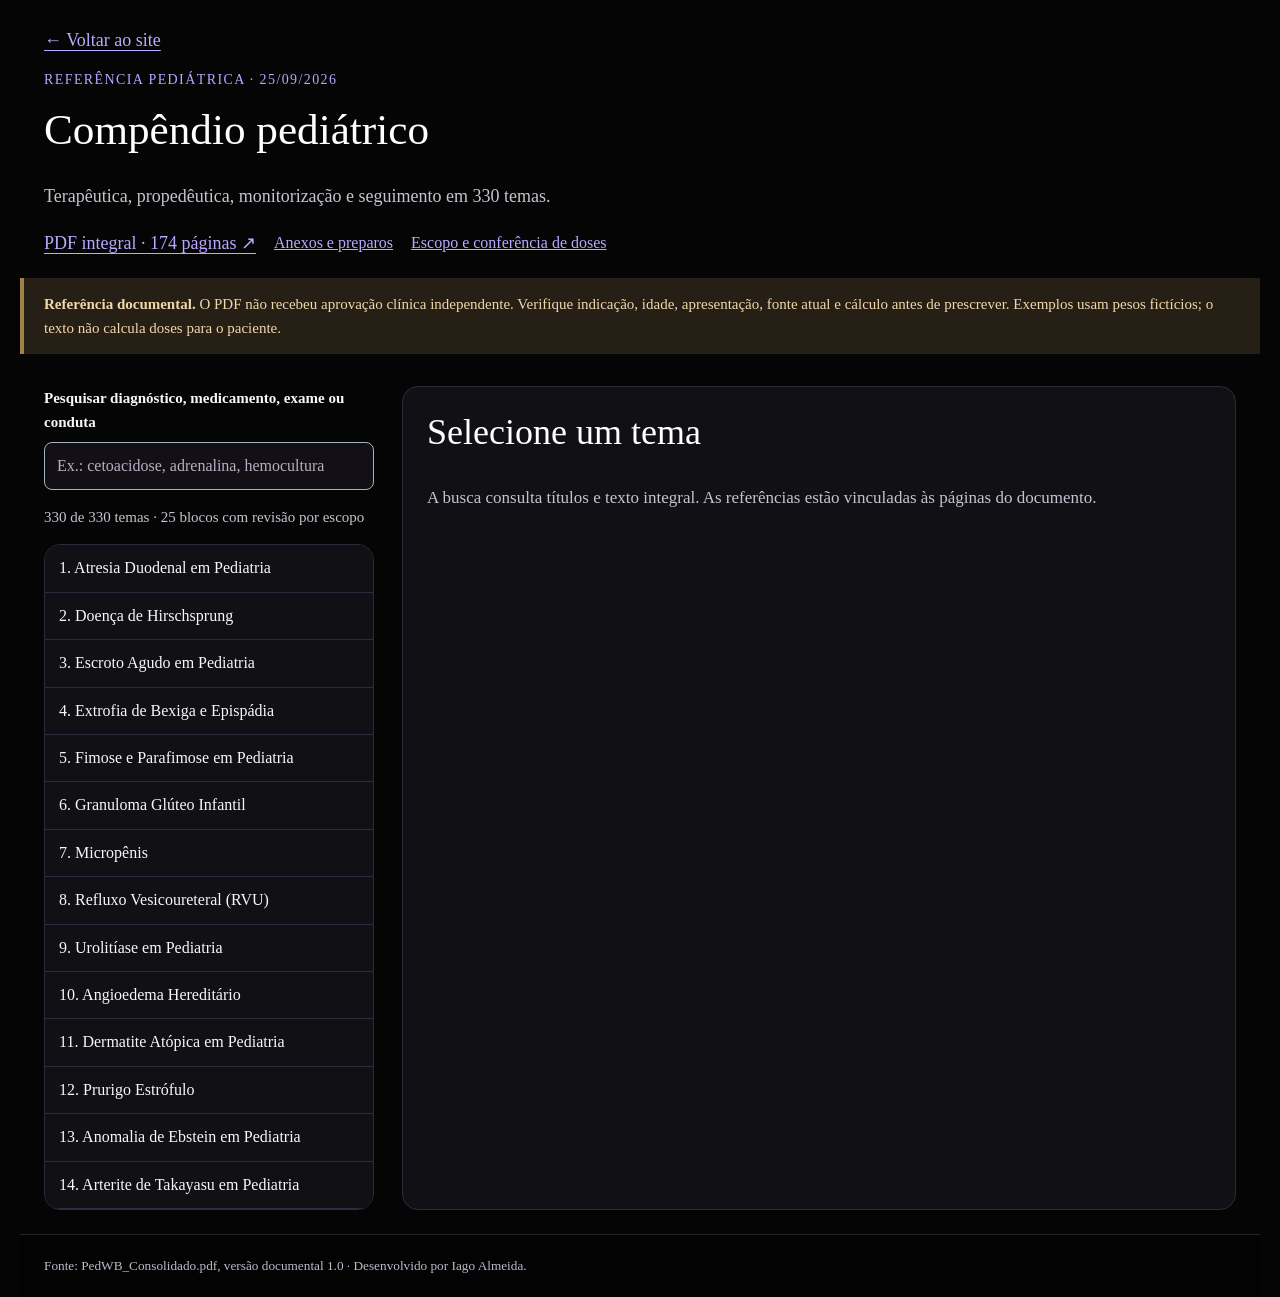
<file: pedwb/index.html>
<!doctype html>
<html lang="pt-BR">
<head><meta charset="utf-8"><meta name="viewport" content="width=device-width,initial-scale=1"><title>Compêndio pediátrico · PedWB</title><link rel="stylesheet" href="/pedwb/pedwb.css"><script type="module" src="/pedwb/pedwb.js"></script><link rel="stylesheet" href="../theme-violet.css"></head>
<body>
<header><a href="/">← Voltar ao site</a><p class="eyebrow">REFERÊNCIA PEDIÁTRICA · 25/09/2026</p><h1>Compêndio pediátrico</h1><p>Terapêutica, propedêutica, monitorização e seguimento em 330 temas.</p><nav aria-label="Documentos"><a href="/pedwb/PedWB_Consolidado.pdf" target="_blank" rel="noopener">PDF integral · 174 páginas ↗</a><button id="annex" type="button">Anexos e preparos</button><button id="intro" type="button">Escopo e conferência de doses</button></nav></header>
<aside class="notice" role="note"><strong>Referência documental.</strong> O PDF não recebeu aprovação clínica independente. Verifique indicação, idade, apresentação, fonte atual e cálculo antes de prescrever. Exemplos usam pesos fictícios; o texto não calcula doses para o paciente.</aside>
<main><section class="finder" aria-label="Busca de temas"><label for="search">Pesquisar diagnóstico, medicamento, exame ou conduta</label><input id="search" type="search" autocomplete="off" placeholder="Ex.: cetoacidose, adrenalina, hemocultura"><p id="count" role="status">Carregando o compêndio…</p><ul id="results"></ul></section><article id="reader" aria-live="polite"><h2>Selecione um tema</h2><p>A busca consulta títulos e texto integral. As referências estão vinculadas às páginas do documento.</p></article></main>
<footer>Fonte: PedWB_Consolidado.pdf, versão documental 1.0 · Desenvolvido por Iago Almeida.</footer>
</body></html>
</file>
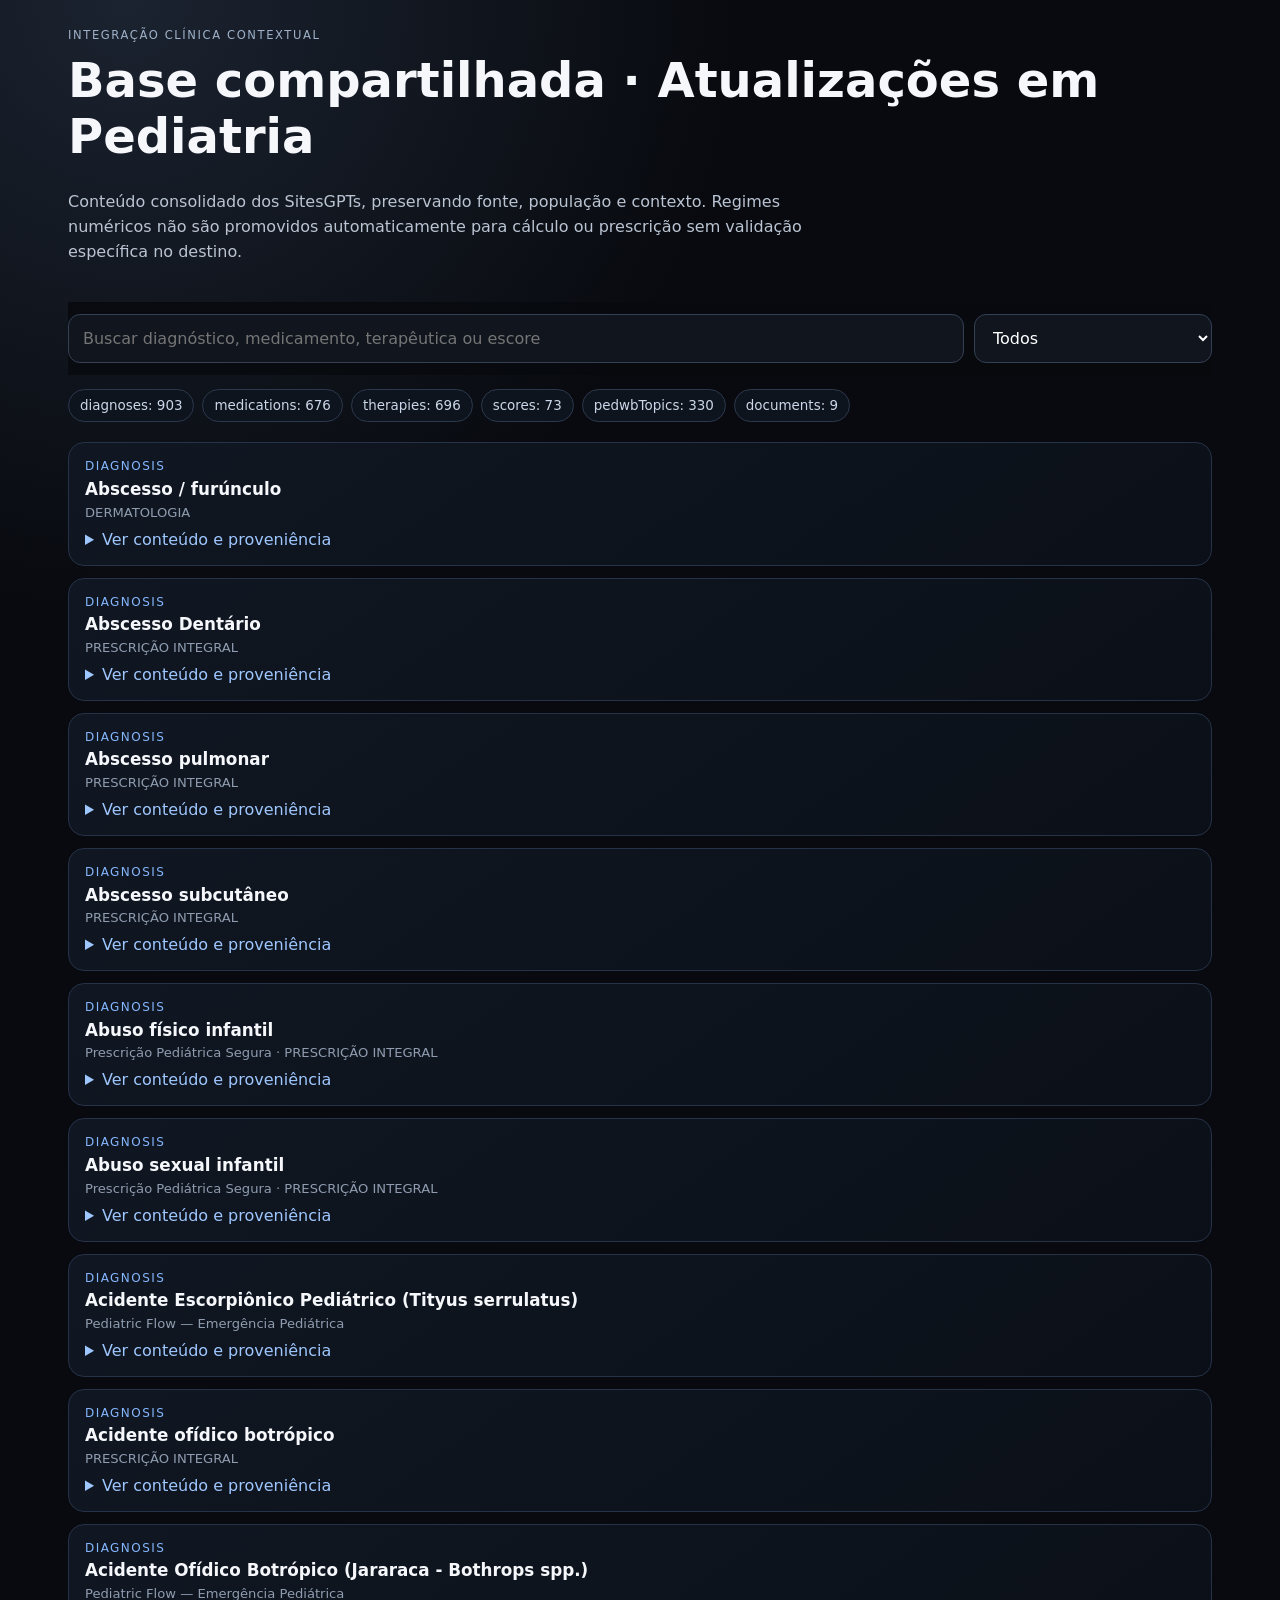
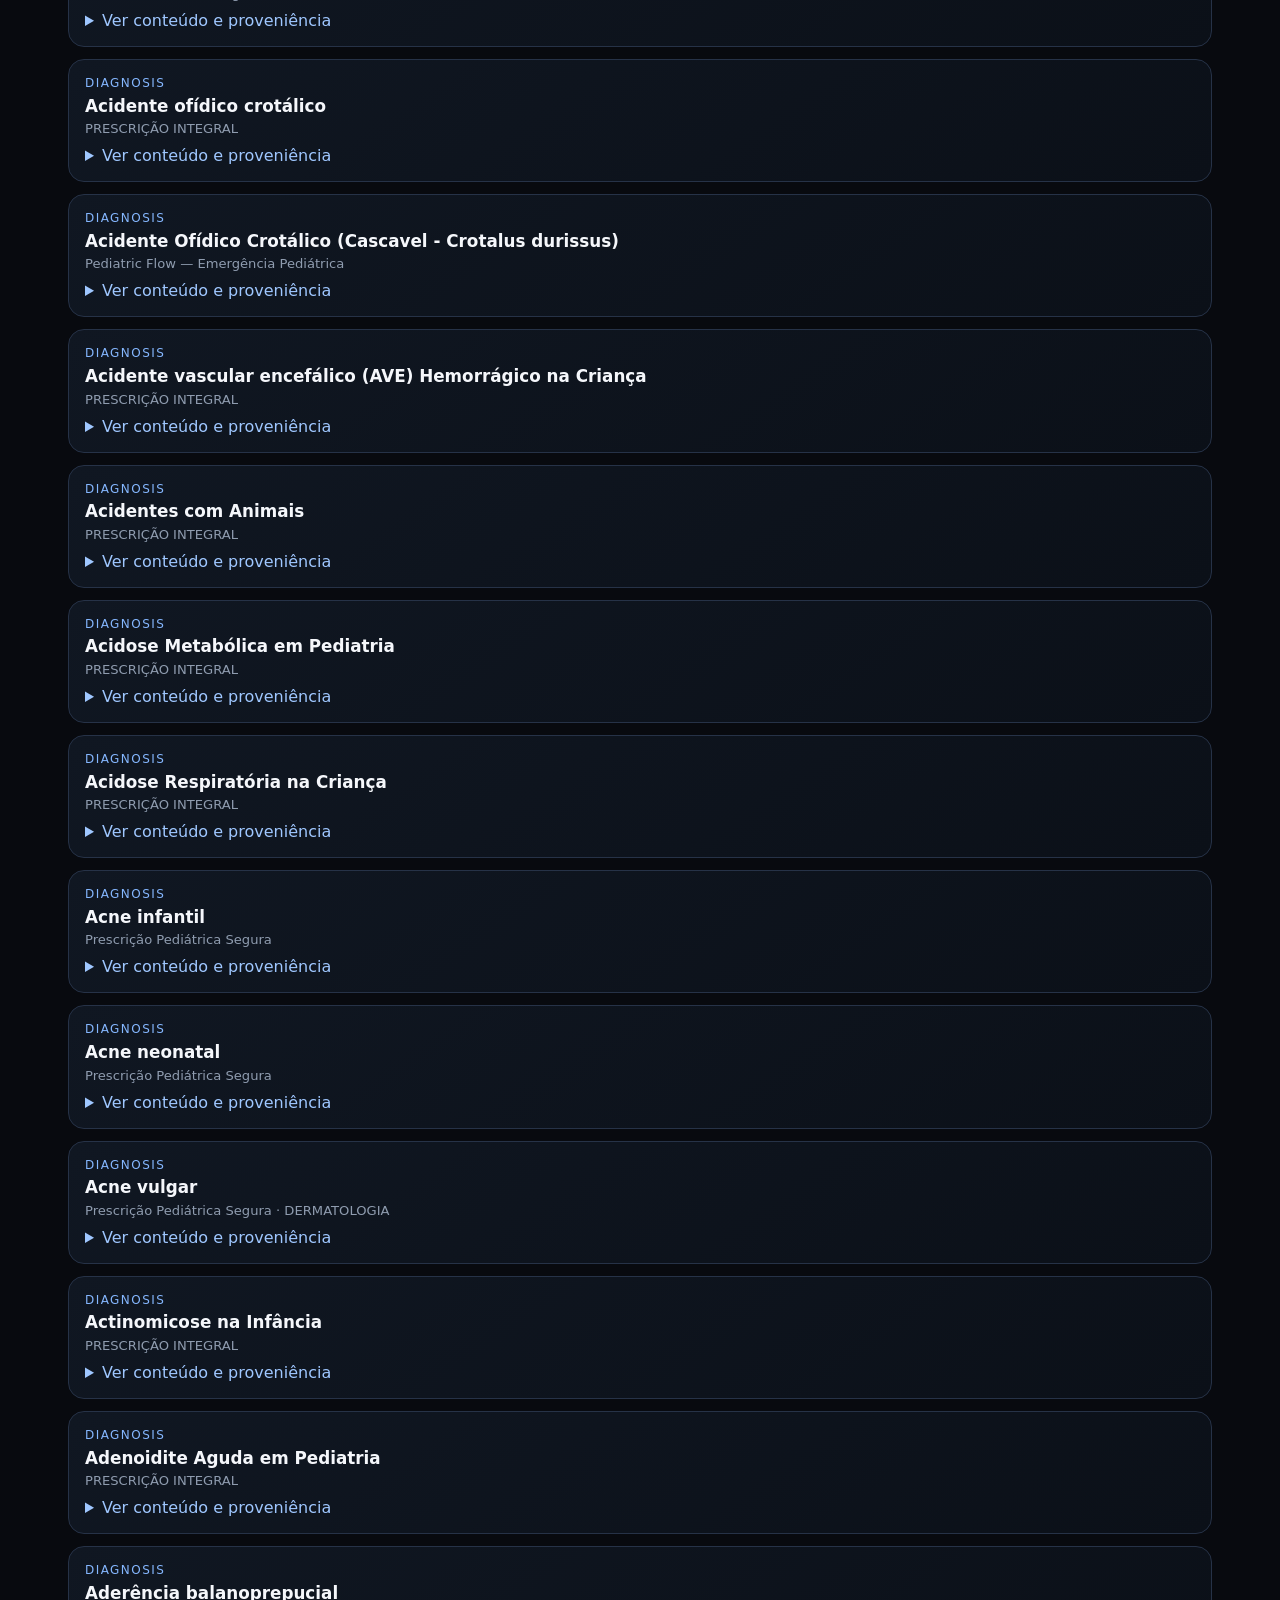
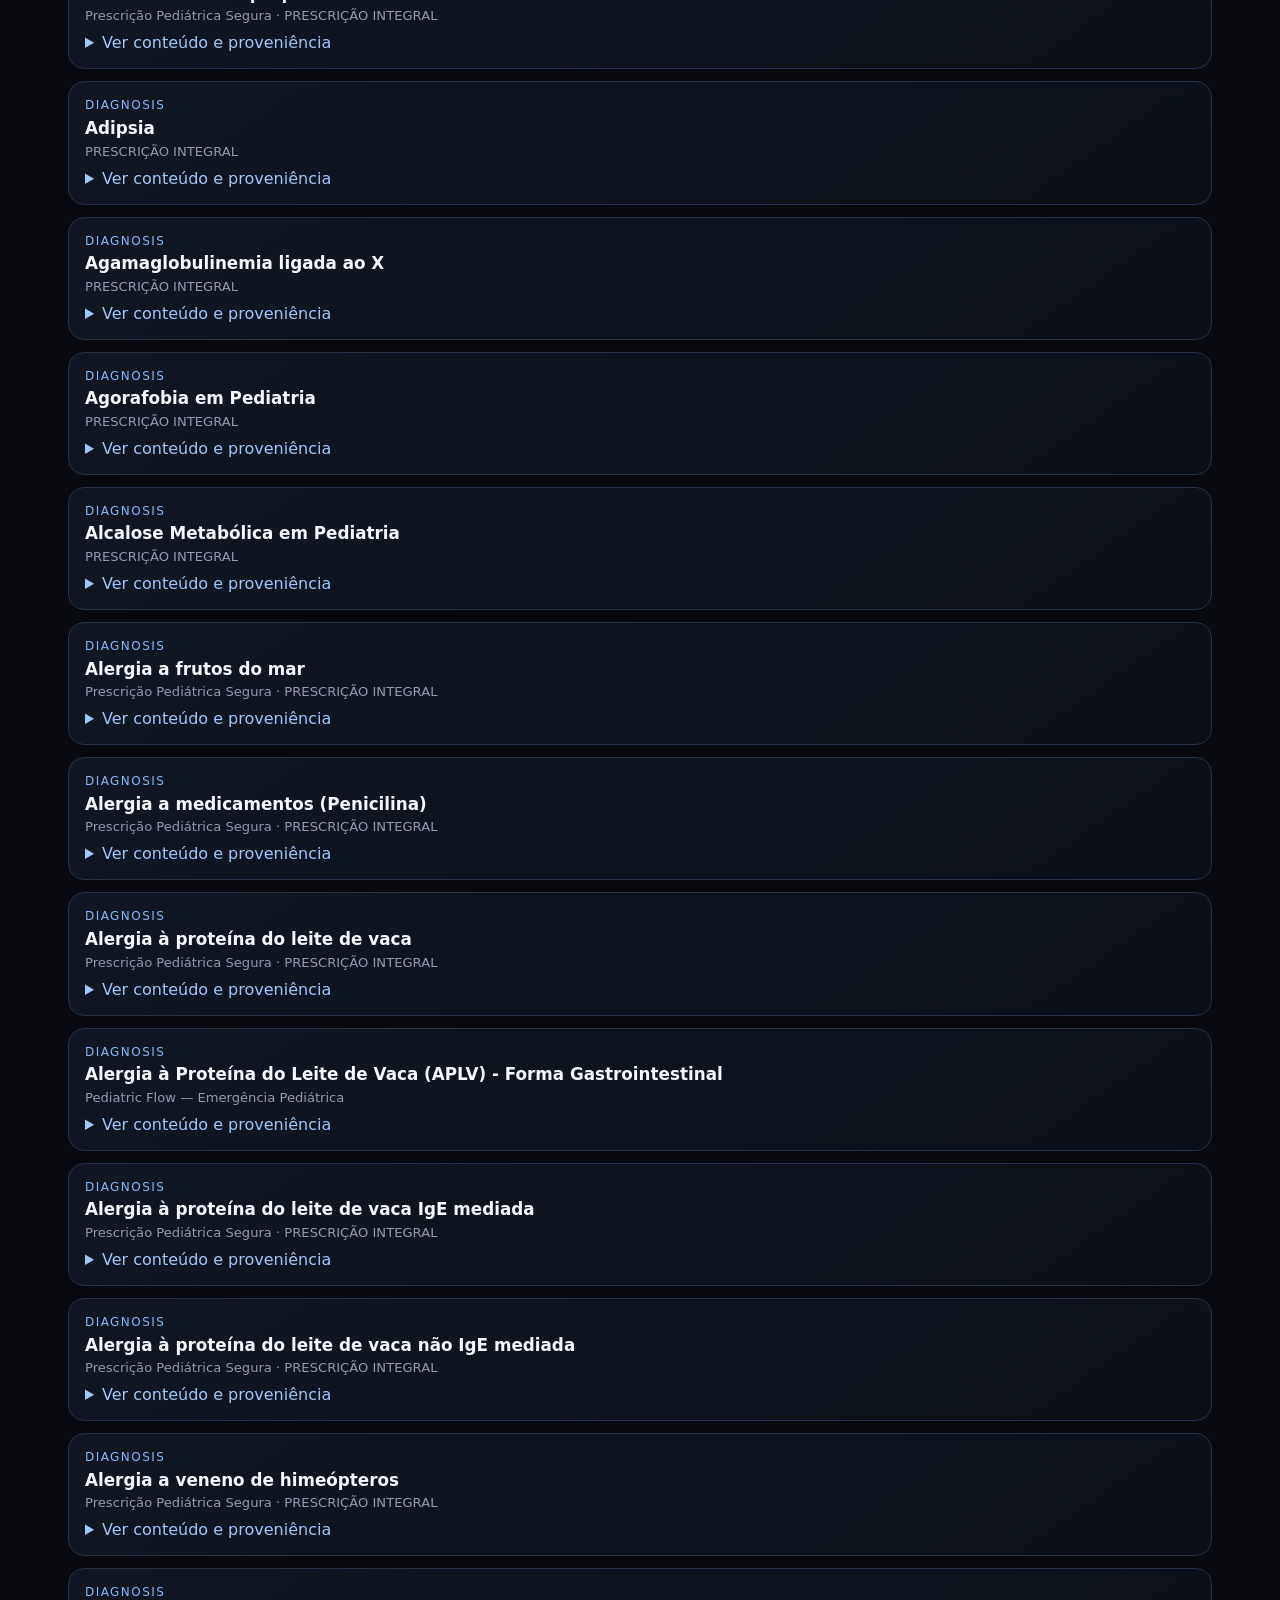
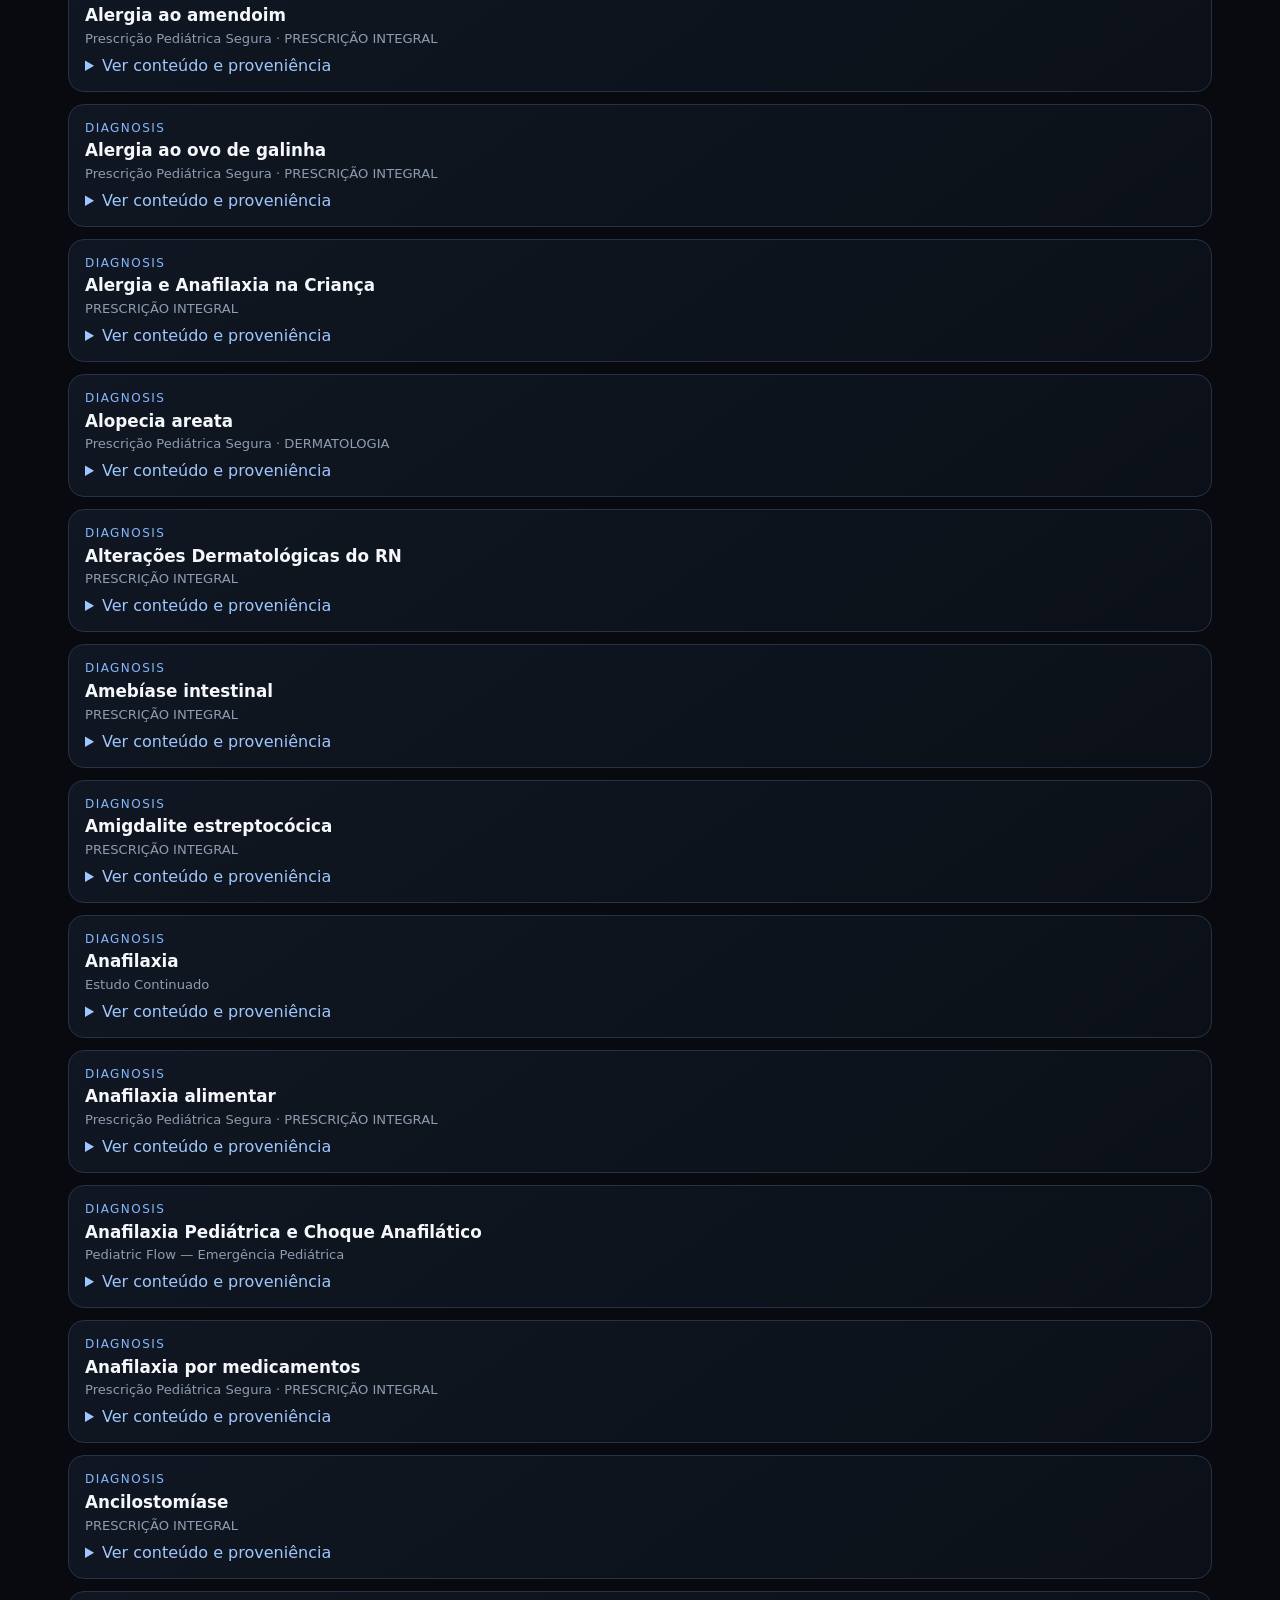
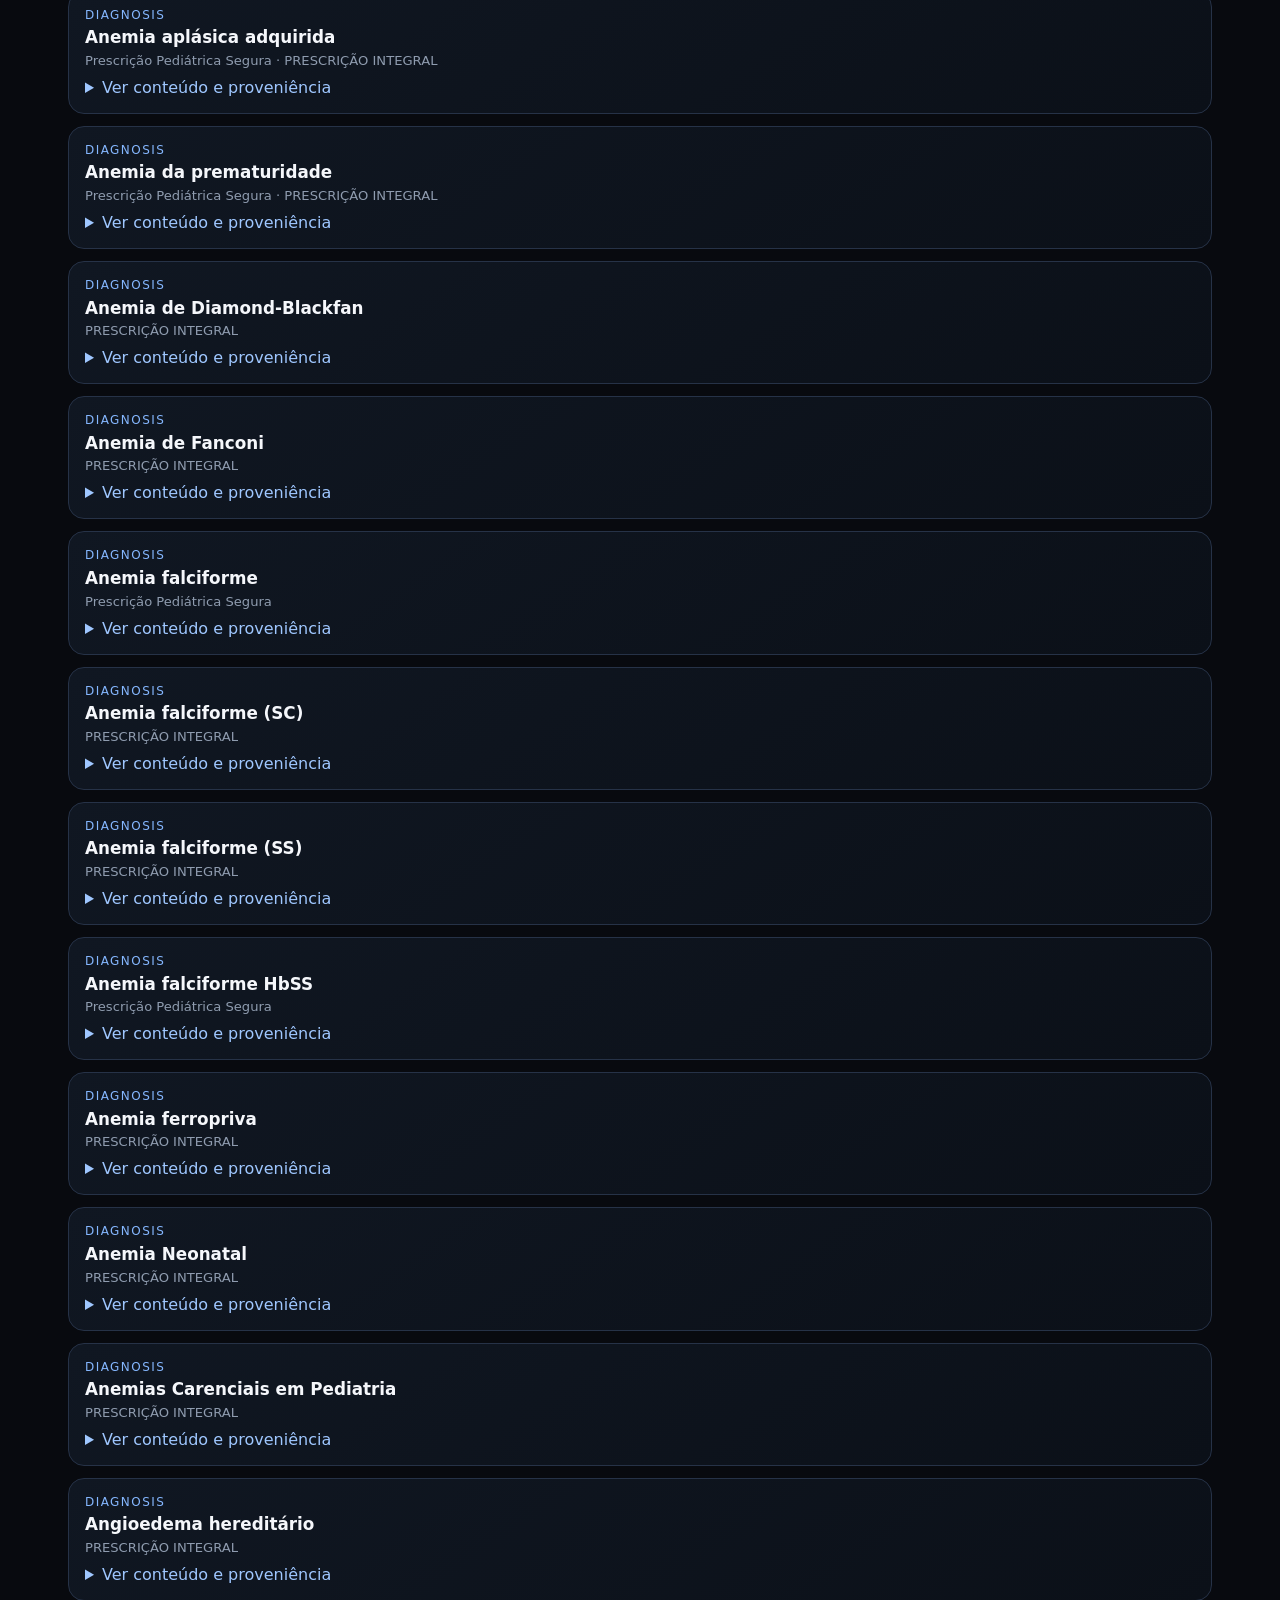
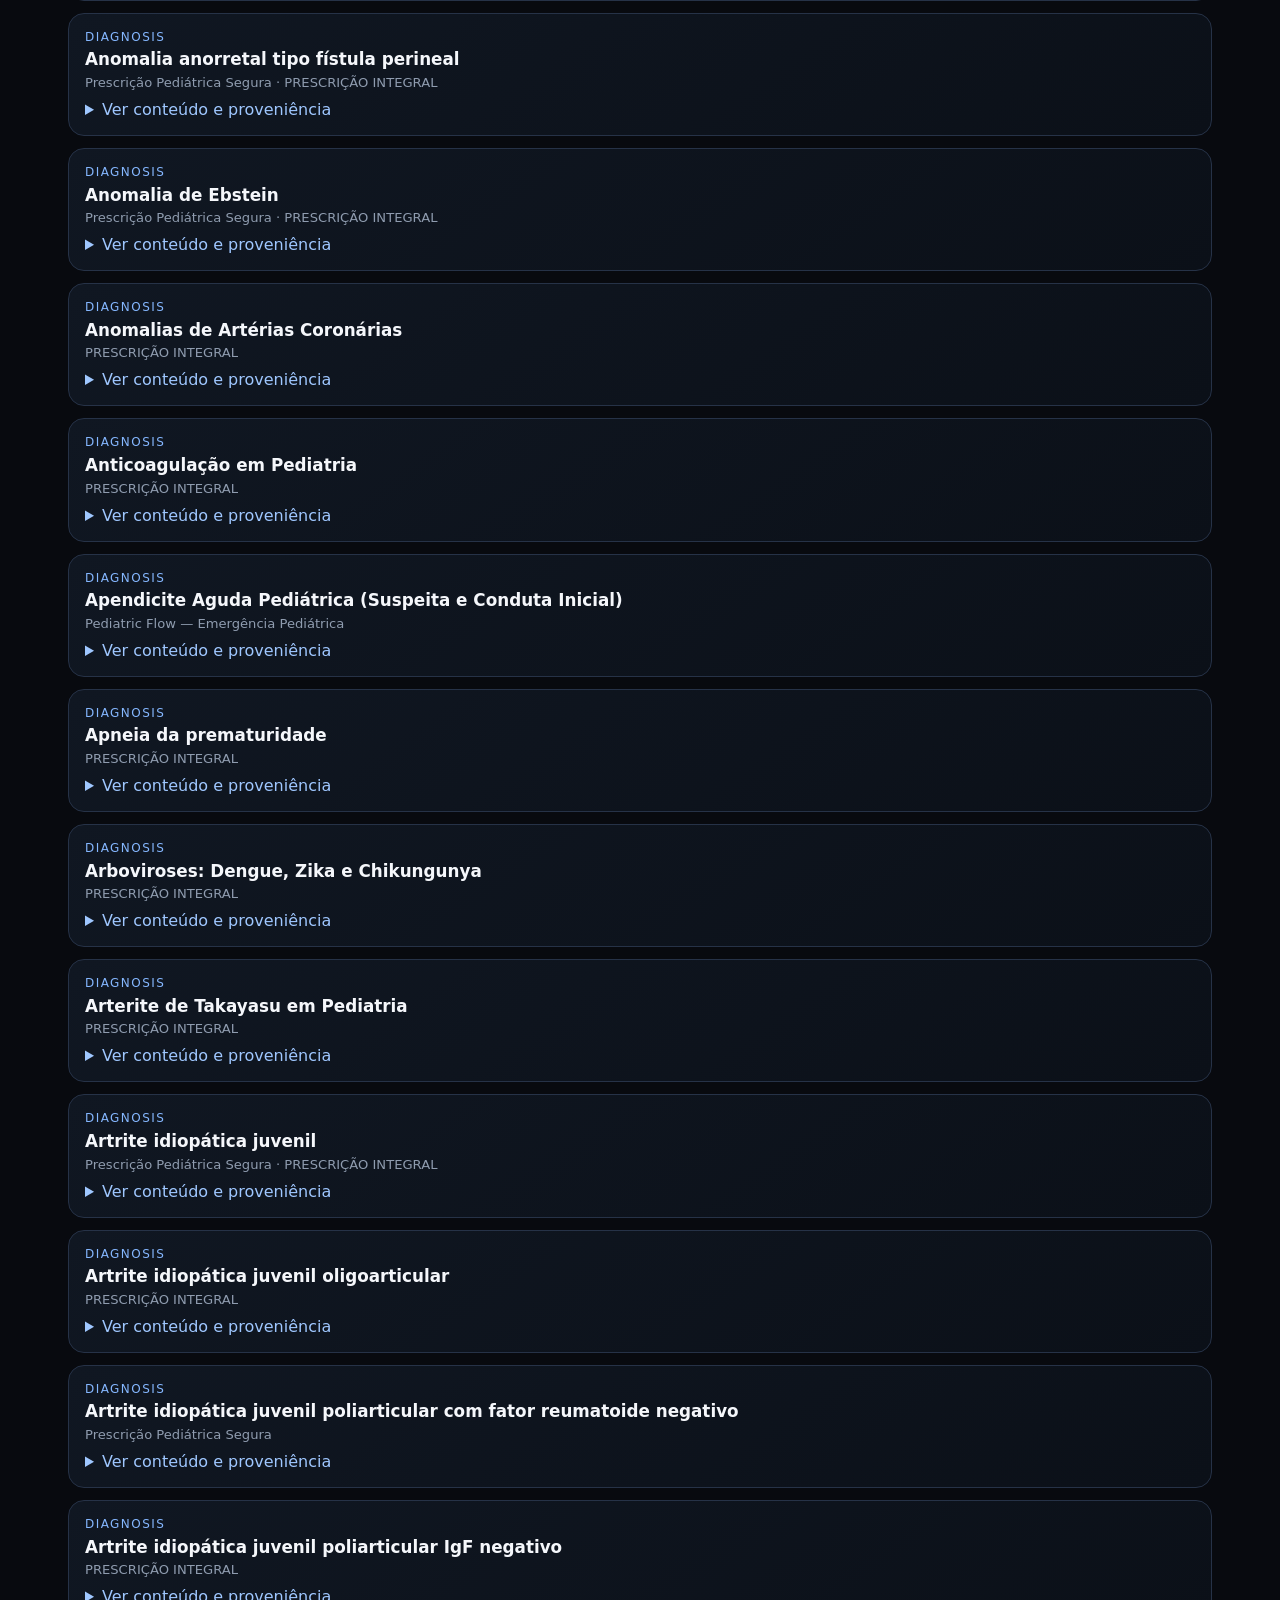
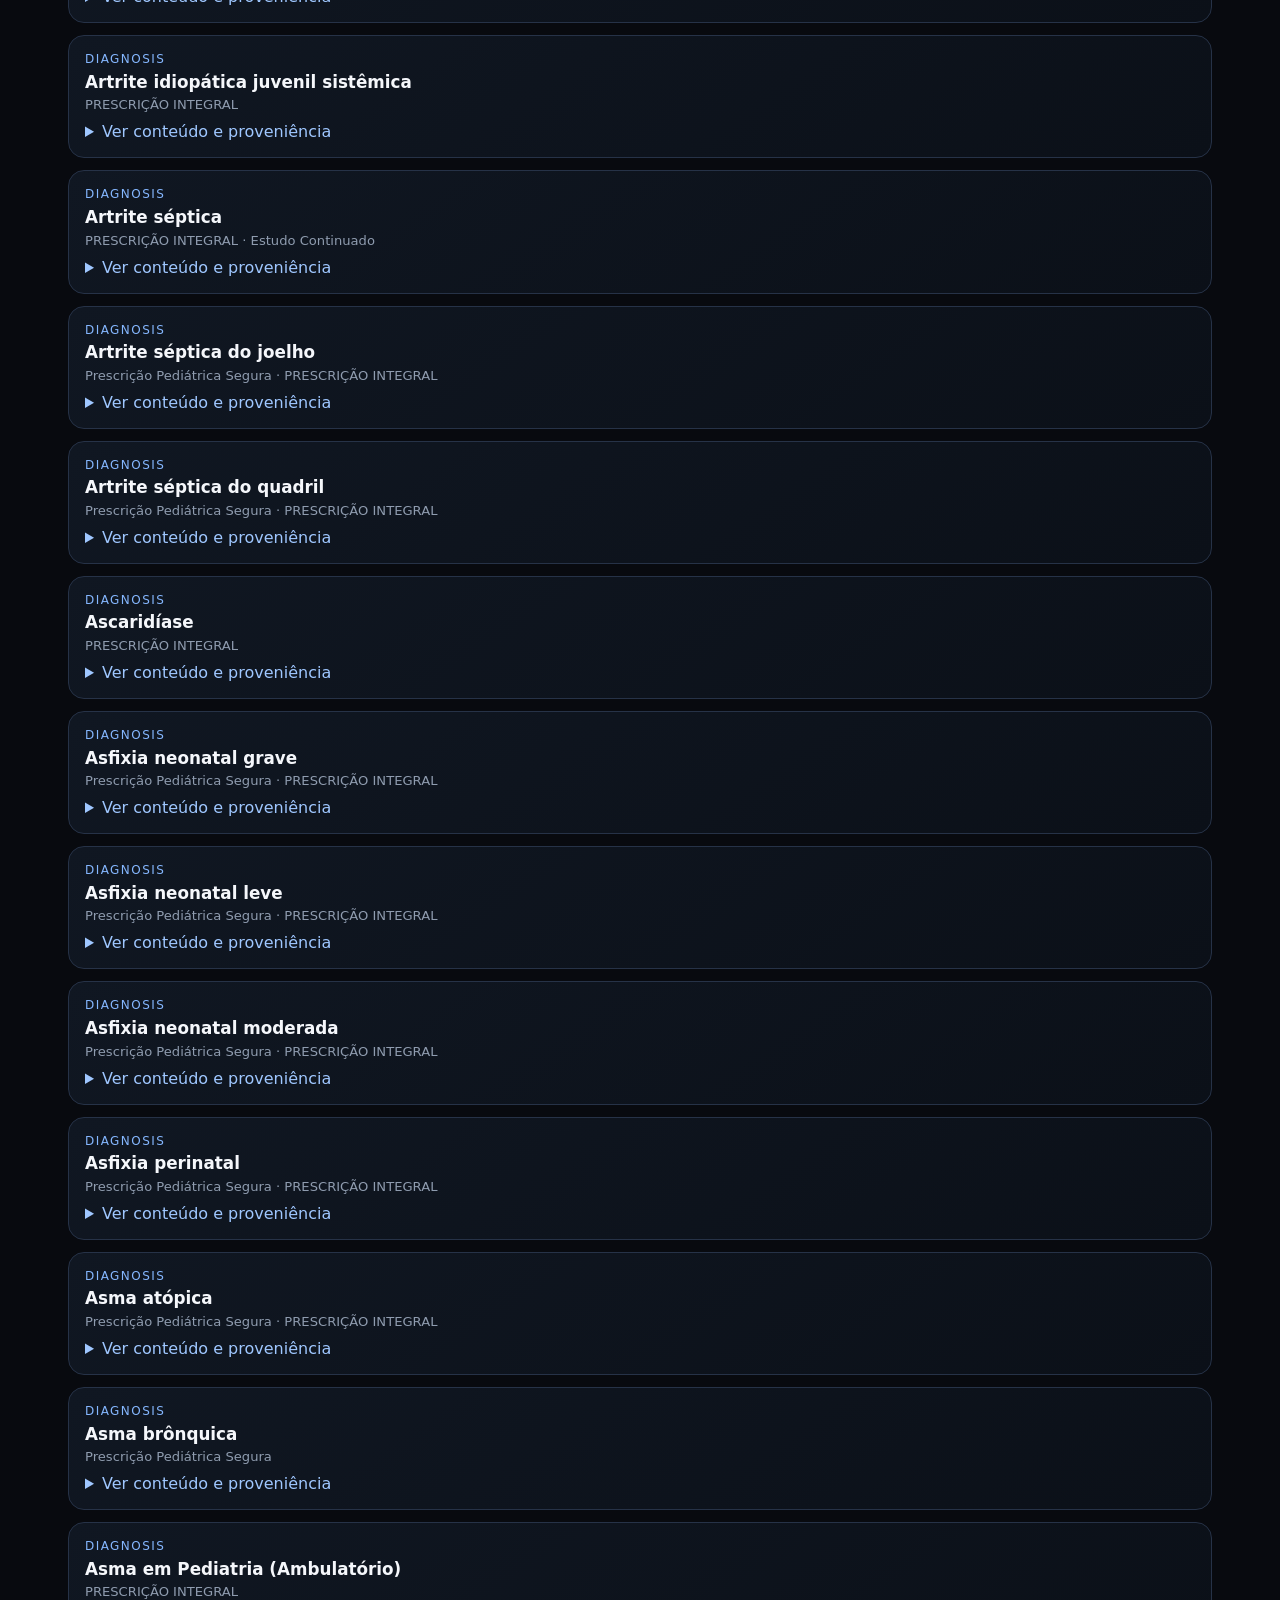
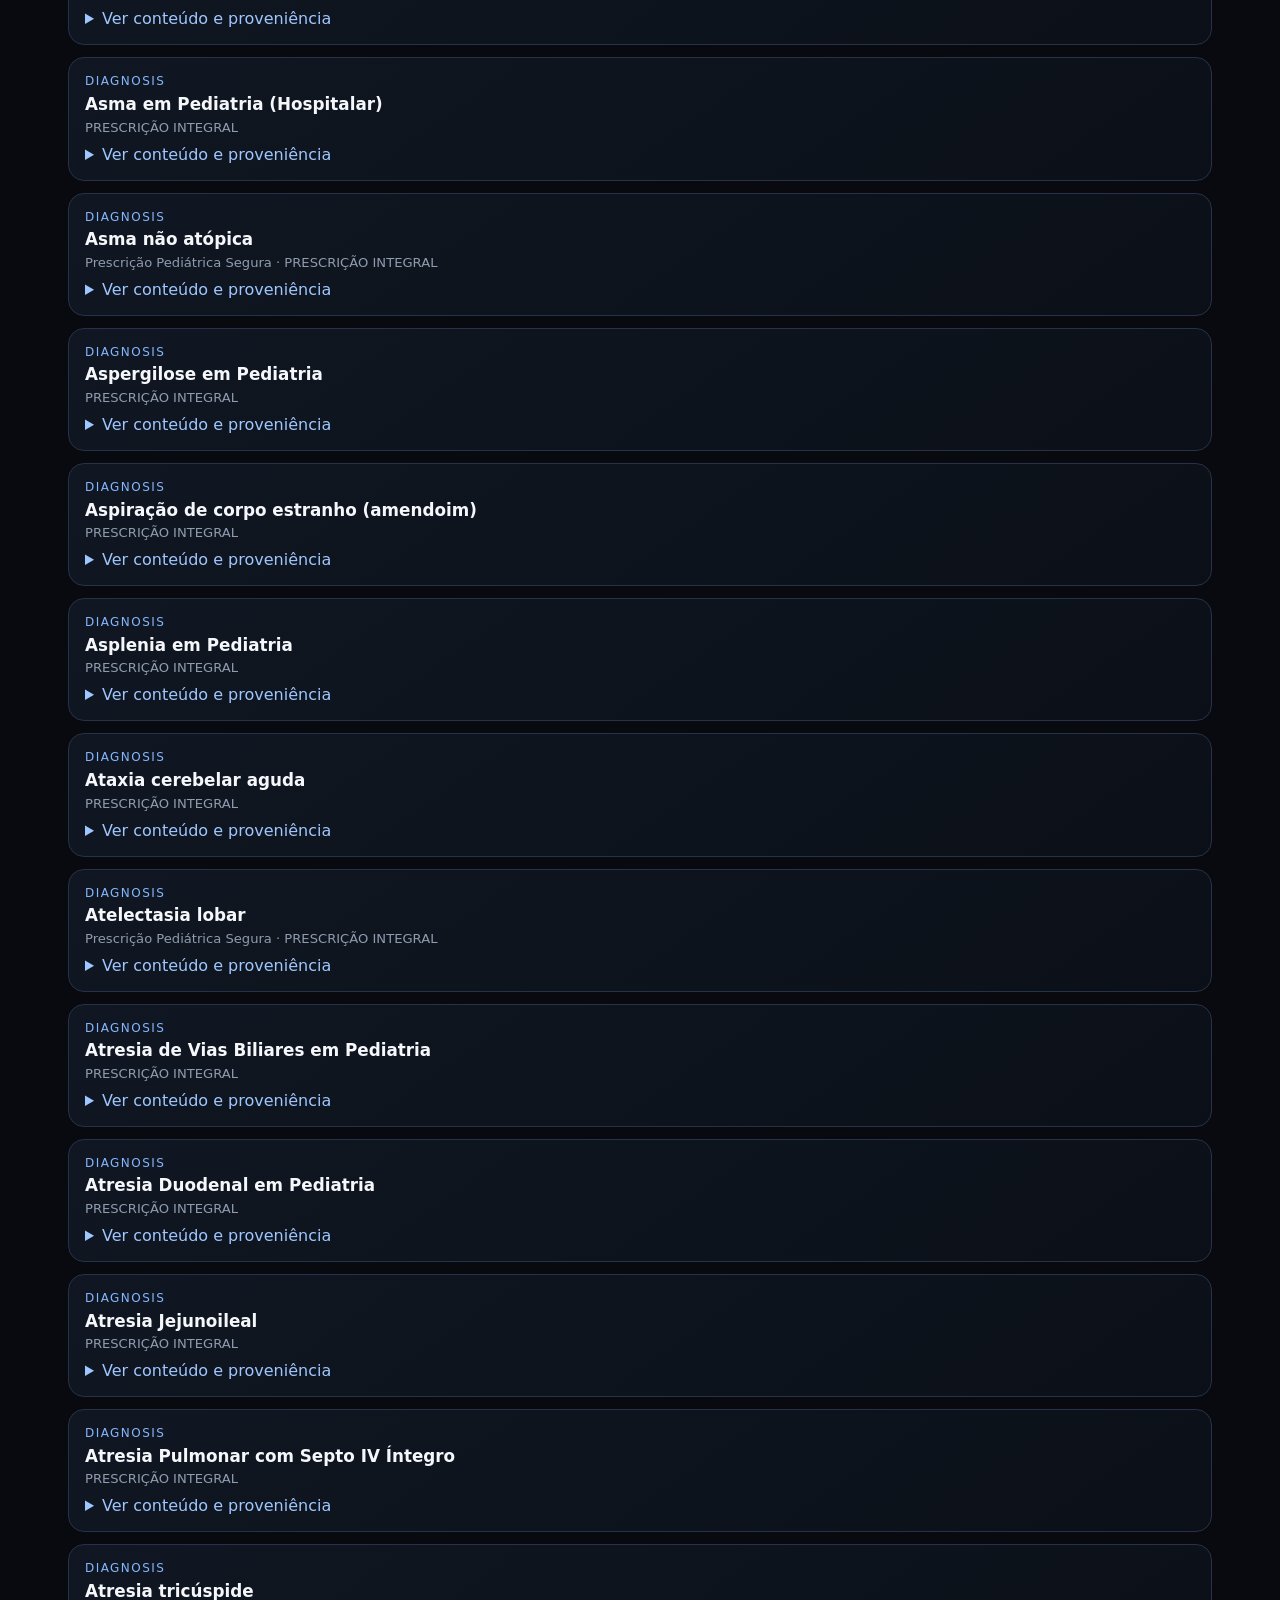
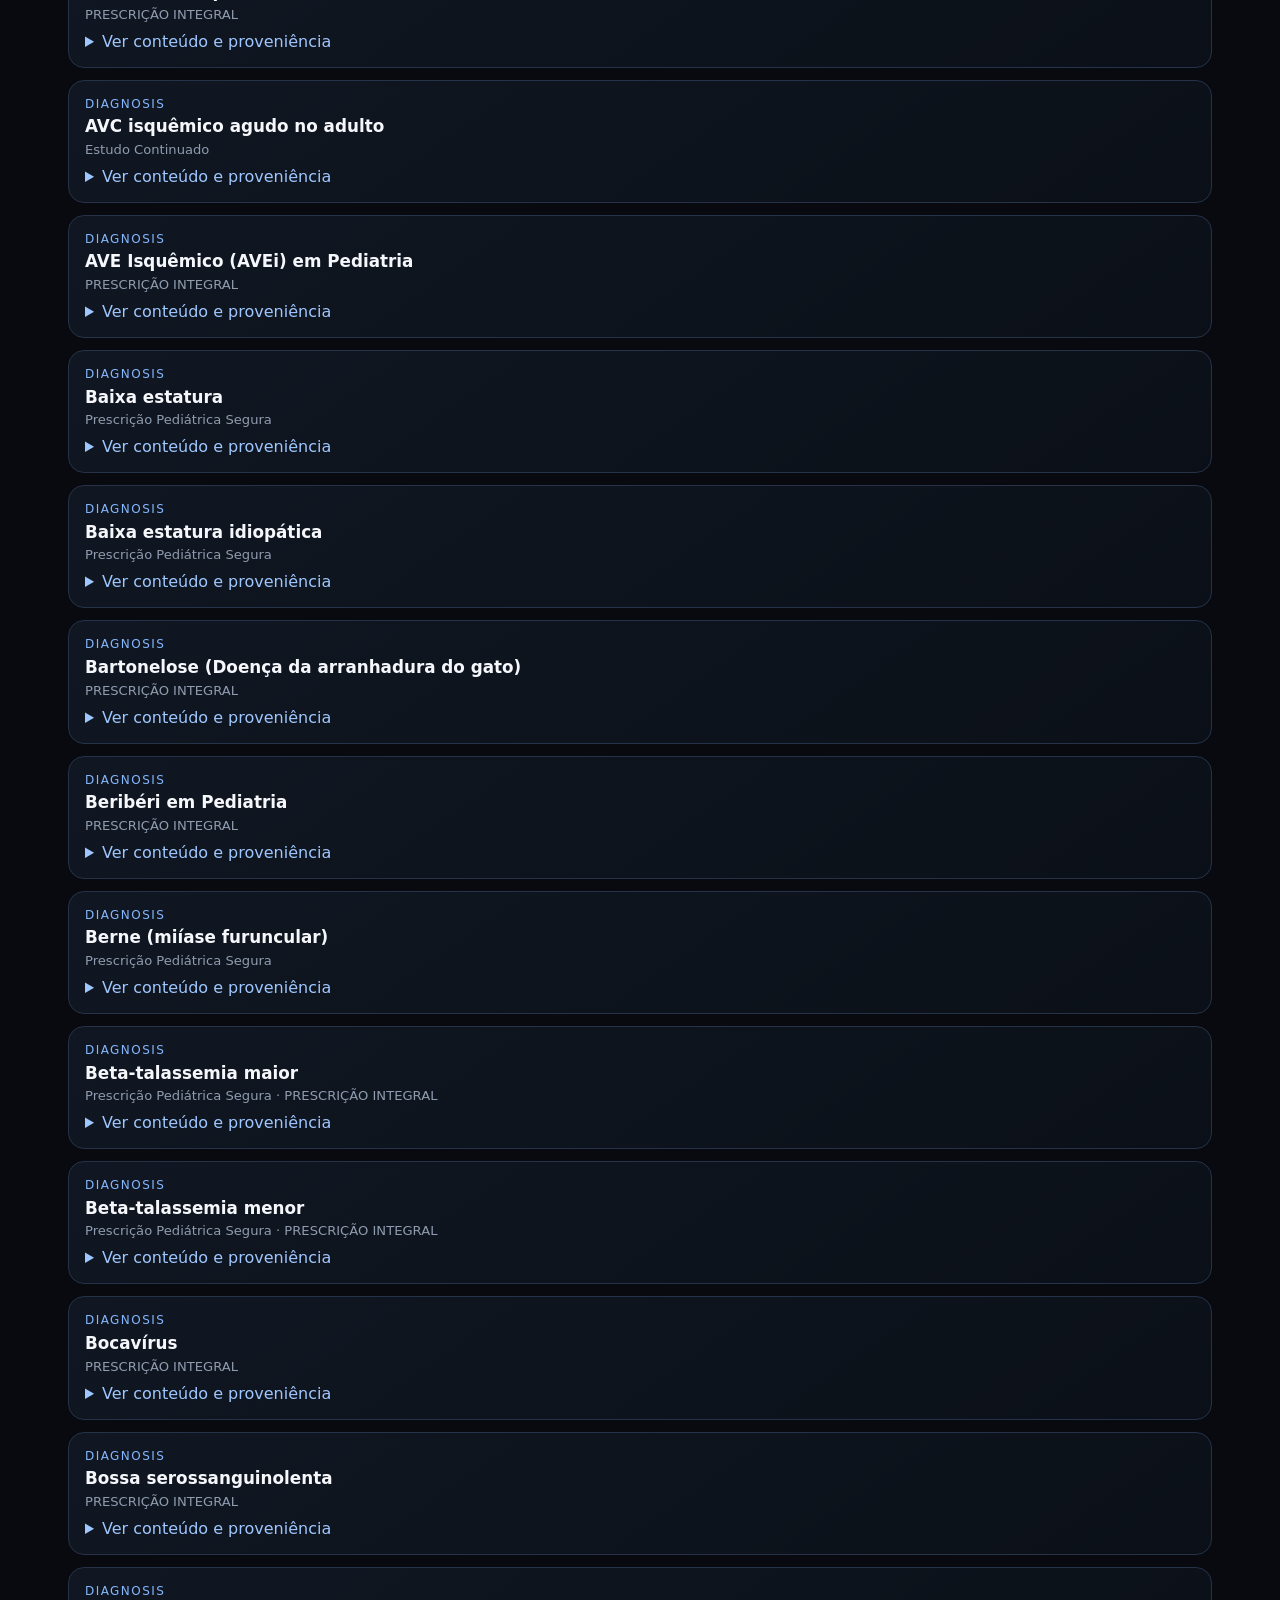
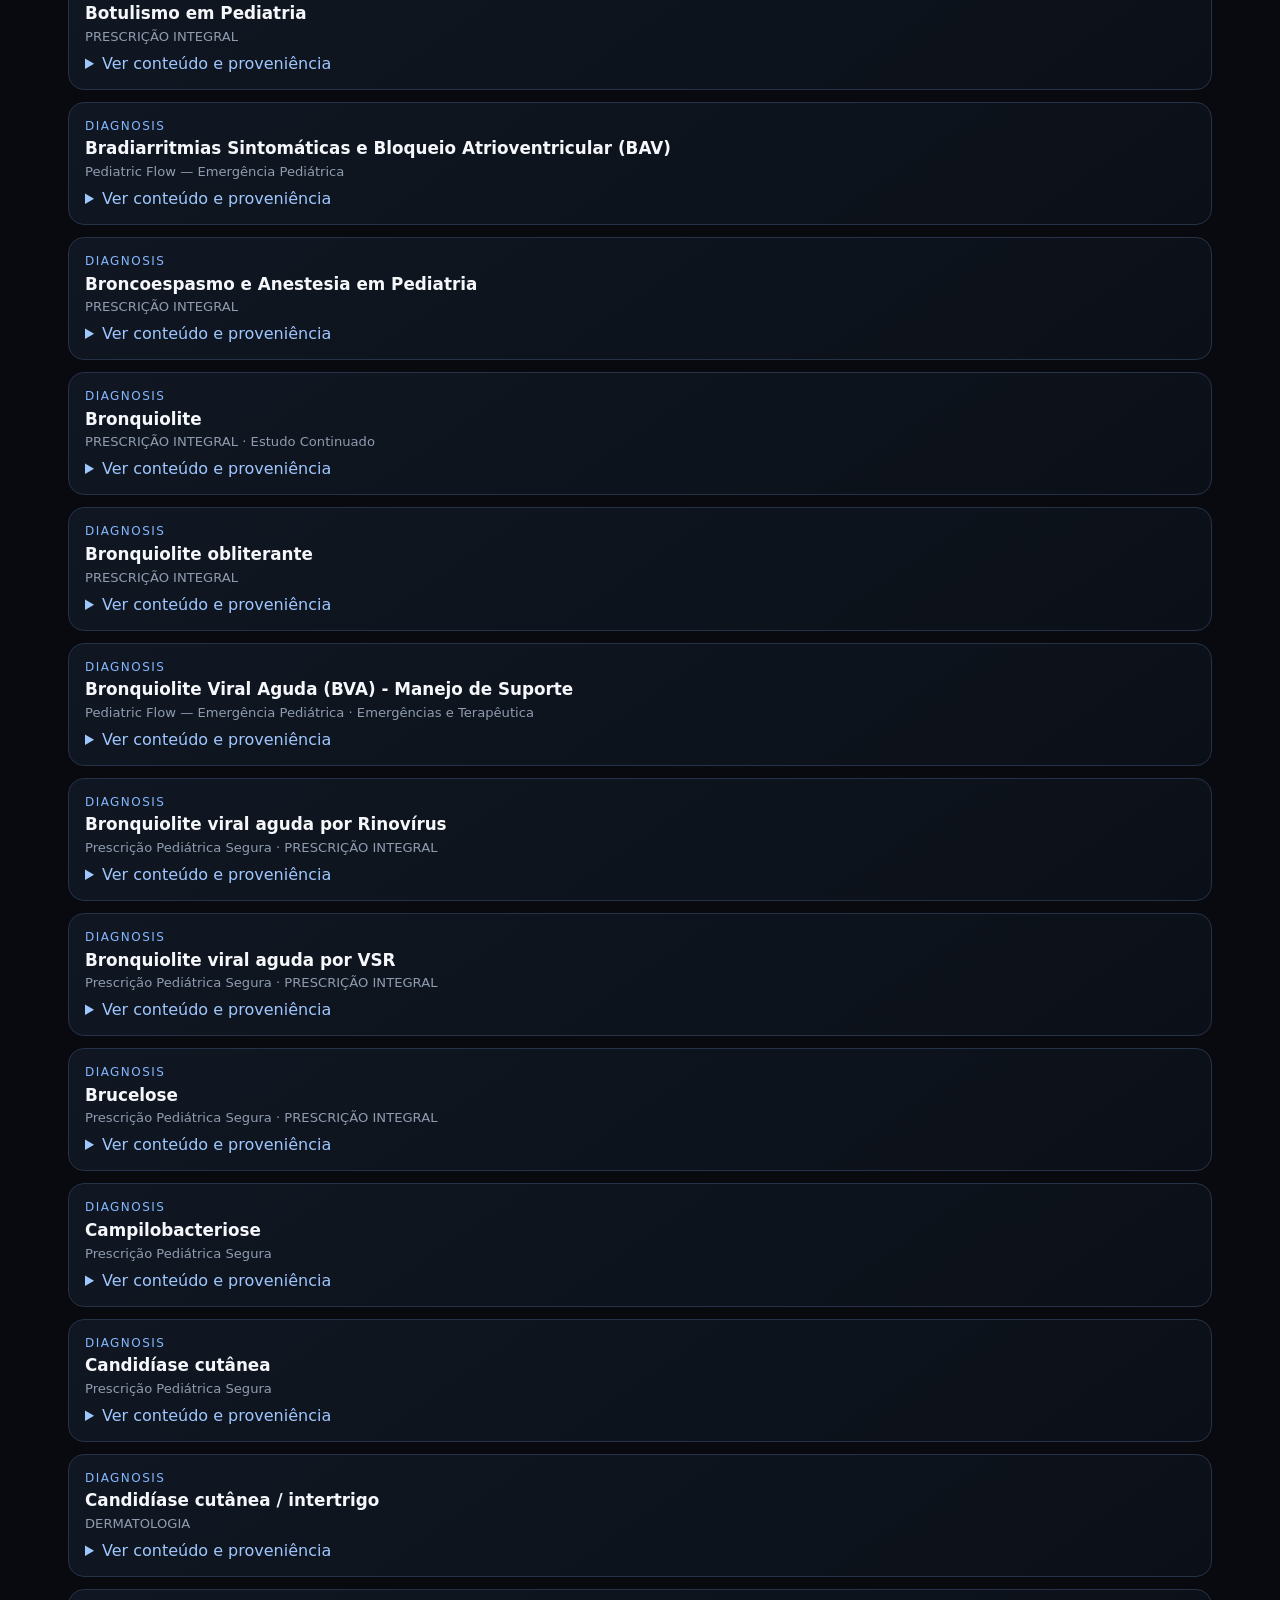
<file: shared/index.html>
<!doctype html><html lang="pt-BR"><head><meta charset="utf-8"><meta name="viewport" content="width=device-width,initial-scale=1"><title>Base compartilhada · Atualizações em Pediatria</title><style>
  :root{color-scheme:dark;font-family:Inter,ui-sans-serif,system-ui,sans-serif;background:#07090d;color:#f5f7fb}*{box-sizing:border-box}body{margin:0;background:radial-gradient(circle at 10% 0,#1b2330 0,#080a0f 38rem);min-height:100vh}.wrap{max-width:1180px;margin:auto;padding:28px 18px 60px}header{display:grid;gap:10px;margin-bottom:22px}.eyebrow{color:#9fb1c8;text-transform:uppercase;letter-spacing:.14em;font-size:.72rem}h1{margin:0;font-size:clamp(1.7rem,4vw,3rem)}p{color:#bac4d2;line-height:1.55;max-width:78ch}.bar{display:grid;grid-template-columns:1fr auto;gap:10px;position:sticky;top:0;padding:12px 0;background:linear-gradient(#080a0fee,#080a0dcc);backdrop-filter:blur(12px);z-index:2}input,select{width:100%;border:1px solid #344154;background:#10151e;color:#fff;border-radius:12px;padding:13px 14px;font:inherit}.stats{display:flex;gap:8px;flex-wrap:wrap;margin:14px 0 20px}.pill{border:1px solid #2c394d;background:#0e141e;border-radius:999px;padding:8px 11px;color:#cbd7e8;font-size:.84rem}.grid{display:grid;gap:12px}.card{border:1px solid #263247;background:linear-gradient(145deg,#101722,#0b1018);border-radius:16px;padding:16px}.kind{color:#85b7ff;font-size:.75rem;text-transform:uppercase;letter-spacing:.12em}.card h2{font-size:1.05rem;margin:.35rem 0}.meta{color:#8f9caf;font-size:.82rem}.summary{white-space:pre-wrap;overflow-wrap:anywhere;color:#c7d0dc;font-size:.9rem;line-height:1.45;max-height:9.5rem;overflow:auto}details{margin-top:10px}summary{cursor:pointer;color:#9fc7ff}.empty{padding:40px;text-align:center;color:#9aa7b8}@media(max-width:640px){.bar{grid-template-columns:1fr}.wrap{padding:20px 12px 44px}.card{padding:14px}}
  </style></head><body><main class="wrap"><header><div class="eyebrow">Integração clínica contextual</div><h1>Base compartilhada · Atualizações em Pediatria</h1><p>Conteúdo consolidado dos SitesGPTs, preservando fonte, população e contexto. Regimes numéricos não são promovidos automaticamente para cálculo ou prescrição sem validação específica no destino.</p></header><section class="bar"><input id="q" type="search" placeholder="Buscar diagnóstico, medicamento, terapêutica ou escore" autocomplete="off"><select id="kind"><option value="all">Todos</option><option value="diagnosis">Diagnósticos</option><option value="medication">Medicamentos</option><option value="therapy">Terapêuticas</option><option value="score">Escores</option><option value="pedwb">Referências PedWB</option><option value="document">Documentos do projeto</option></select></section><div id="stats" class="stats"></div><section id="results" class="grid"><div class="empty">Carregando a base…</div></section></main><script>
  const esc=s=>String(s??'').replace(/[&<>"]/g,c=>({'&':'&amp;','<':'&lt;','>':'&gt;','"':'&quot;'}[c]));const norm=s=>String(s??'').normalize('NFD').replace(/[\u0300-\u036f]/g,'').toLowerCase();let entries=[];let data;
  const add=(kind,arr)=>{for(const item of arr||[])entries.push({kind,item,name:item.name||item.title||item.id||'Sem título',blob:norm(JSON.stringify(item))})};
  fetch('./knowledge.json').then(r=>{if(!r.ok)throw Error('Falha ao carregar');return r.json()}).then(x=>{data=x;add('diagnosis',x.diagnoses);add('medication',x.medications);add('therapy',x.therapies);add('score',x.scores);add('pedwb',x.pedwbTopics);add('document',x.documents);document.querySelector('#stats').innerHTML=['diagnoses','medications','therapies','scores','pedwbTopics','documents'].map(k=>'<span class="pill">'+esc(k)+': '+(x[k]?.length||0)+'</span>').join('');render()}).catch(e=>document.querySelector('#results').innerHTML='<div class="empty">'+esc(e.message)+'</div>');
  function render(){const q=norm(document.querySelector('#q').value),kind=document.querySelector('#kind').value;const list=entries.filter(e=>(kind==='all'||e.kind===kind)&&(!q||e.blob.includes(q))).slice(0,250);document.querySelector('#results').innerHTML=list.length?list.map(e=>{const src=e.item.sources?.map(s=>s.site).filter(Boolean).join(' · ')||e.item.sourceSite||e.item.site||'';const detail=JSON.stringify(e.item,null,2);return '<article class="card"><div class="kind">'+esc(e.kind)+'</div><h2>'+esc(e.name)+'</h2><div class="meta">'+esc(src)+'</div><details><summary>Ver conteúdo e proveniência</summary><pre class="summary">'+esc(detail)+'</pre></details></article>'}).join(''):'<div class="empty">Nenhum resultado neste escopo.</div>'}
  document.querySelector('#q').addEventListener('input',render);document.querySelector('#kind').addEventListener('change',render);
  </script></body></html>
</file>
<file: consulta.css>
#consulta{border:1px solid var(--line);border-top:4px solid var(--teal);border-radius:16px;background:#fff;padding:24px}
#consulta .consulta-intro{color:var(--muted);line-height:1.6;max-width:850px;font-size:14px}
#consulta .consulta-form{display:grid;grid-template-columns:minmax(0,1fr) 170px auto;align-items:end;gap:12px;margin:20px 0 16px}
#consulta .consulta-form input{width:100%;min-width:0}
#consulta .consulta-shortcuts{display:flex;flex-wrap:wrap;gap:8px}
#consulta .consulta-shortcuts button{font-size:12px;border:1px solid var(--line);border-radius:8px;background:#f2f8ff;padding:9px 11px;color:var(--navy);text-align:left;cursor:pointer}
#consulta .consulta-shortcuts button:hover{background:#e0f1ff;border-color:#5d97c5}
#consulta .consulta-output{margin-top:22px;line-height:1.65;overflow-wrap:anywhere}
#consulta .consulta-output:empty{display:none}
#consulta .consulta-dates{display:flex;flex-wrap:wrap;gap:8px;margin-bottom:14px}
#consulta .consulta-output h3{font-size:18px;margin:18px 0 8px}
#consulta .consulta-output h4{font-size:15px;margin:12px 0 5px}
#consulta .consulta-result{border-bottom:1px solid var(--line);padding:10px 0 15px}
#consulta .consulta-result p{margin:8px 0;color:var(--muted)}
#consulta .consulta-source{display:block;margin:8px 0;font-size:12px;color:var(--muted)}
#consulta .consulta-source a{color:var(--blue)}
#consulta .consulta-notice{font-size:12px;color:var(--muted);border-left:3px solid var(--amber);padding:10px 14px;background:#fff9ed;margin:18px 0 0}
#consulta .consulta-table-wrap{overflow-x:auto}
#consulta table{width:100%;border-collapse:collapse;font-size:13px}
#consulta th,#consulta td{border:1px solid var(--line);text-align:left;vertical-align:top;padding:10px;min-width:140px}
#consulta th{background:#edf4fa}
#consulta .consulta-document{display:inline-block;font-size:12px;margin-top:16px;color:var(--blue)}
@media(max-width:760px){#consulta{padding:18px}#consulta .consulta-form{grid-template-columns:1fr}#consulta .consulta-shortcuts{max-height:220px;overflow:auto}#consulta .consulta-shortcuts button{width:100%}}

.copy-ready-block{margin-top:18px;min-width:0}.copy-ready-block pre{white-space:pre-wrap;overflow-wrap:anywhere;font:inherit;line-height:1.55;border:1px solid var(--line);border-radius:8px;background:var(--paper);padding:14px;max-width:100%}.copy-ready-block [role="status"]{display:block;margin-top:8px;color:var(--muted);font-size:12px}
</file>
<file: theme-violet.css>
/* Userback reference: https://wordpress.org/showcase/userback/
   Black surfaces, violet accents and a quiet dotted perspective field.
   Mongolian Baiti uses the visitor's installed font; no font is redistributed. */
:root{--site-font:'Mongolian Baiti','Times New Roman',Times,serif}
:root,body,body *{font-family:var(--site-font)!important}
@media screen {
:root{color-scheme:dark;--navy:#eee9ff;--teal:#6241ef;--paper:#050505;--ink:#f8f7fc;--muted:#c6c3d0;--line:#302b3c;--amber:#ebc47b;--red:#ff9bad;--green:#a2dfbf;--blue:#bba8ff;--violet:#8868ff;--white:#fff;background:var(--paper);color:var(--ink)}
body{margin:0;min-height:100vh;background:#050505;color:var(--ink);font-size:1.125rem;line-height:1.6}
a{color:var(--blue);text-underline-offset:.2em}a:hover{color:#e0d6ff}h1,h2,h3,h4{color:#fff;letter-spacing:0}h1,h2,.brand{font-weight:400}h2{font-size:clamp(1.75rem,3vw,2.25rem);line-height:1.2}h3{line-height:1.35}p{color:var(--muted)}::selection{background:#6241ef;color:#fff}
button,input,select,textarea{font-size:1rem;line-height:1.4}button,a,input,select,summary{touch-action:manipulation}input,select,textarea{background:#121016;color:var(--ink);border:1px solid #575061;border-radius:12px}input::placeholder,textarea::placeholder{color:#b5b0c2}button:focus-visible,a:focus-visible,input:focus-visible,select:focus-visible,textarea:focus-visible,summary:focus-visible{outline:3px solid #bda9ff;outline-offset:4px}
body:has(.hero) header{background:#050505f5;border-bottom:1px solid #242127;backdrop-filter:blur(16px)}.top{padding-top:22px;padding-bottom:22px;gap:20px}.brand{font-size:1.4rem;line-height:1.2;max-width:250px}.top nav{gap:20px}.top nav a{color:#e5e2ed;font-size:1rem}.top nav a:hover{color:#bba8ff}.status{background:#191322;color:#d6c9ff;border:1px solid #46345f;font-size:.8125rem;font-weight:400}
.hero{position:relative;isolation:isolate;overflow:hidden;background:#050505;box-shadow:none;border-bottom:1px solid #282231}
.hero::before{content:'';position:absolute;z-index:-1;pointer-events:none;left:-20%;right:-20%;top:-50%;height:185%;background-image:radial-gradient(circle,#8060f9 1.1px,transparent 1.5px);background-size:28px 28px;transform:perspective(420px) rotateX(51deg);transform-origin:center bottom;opacity:.44;mask-image:linear-gradient(transparent 24%,#000 68%,transparent)}
.hero::after{content:'';position:absolute;z-index:-1;pointer-events:none;inset:0;background:radial-gradient(ellipse at center,#05050508,#050505bb 82%)}
.hero-inner{padding:52px 24px 62px;text-align:center}.eyebrow{color:#b9a4ff;font-size:.875rem;font-weight:400;letter-spacing:.1em}.hero h1{font-weight:400;font-size:clamp(2.7rem,5.3vw,4.7rem);line-height:1.1;max-width:950px;margin:18px auto 0;letter-spacing:-.02em;text-shadow:0 2px 16px #000}.hero h1 span{display:block;color:#9476ff}
main{padding-top:32px}.toolbar,.panel,.card,.scope-card,#consulta,#reader,#results{background:#111014;border:1px solid var(--line);box-shadow:none;border-radius:16px}.toolbar{padding:22px;gap:14px;background:#100e15}.control label{color:#d7d1e4;font-size:.9375rem;font-weight:400}.panel,.scope-card{padding:24px}.panel p,.card p,.scope-card p,.fact span,.details li,.details ul{color:var(--muted)}.scope-card{border-top:2px solid #6241ef;transition:border-color .15s,background .15s}.scope-card:nth-child(n){background:#111014;border-top-color:#6241ef}.scope-card:hover{border-color:#7957f5;background:#15111d}.scope-card h3{font-size:1.25rem;font-weight:400}.scope-card p{font-size:1rem;line-height:1.6}
.btn{background:#6241ef;color:#fff;border:1px solid #7857fa;border-radius:999px;padding:11px 22px;font-weight:400;box-shadow:none;transition:background .15s}.btn:hover{background:#7554fa}.btn.secondary,.chip{background:#17131f;color:#e7dfff;border:1px solid #58456f}.btn.secondary:hover,.chip:hover{background:#241934;border-color:#9475da}.chip{font-size:1rem;padding:8px 16px}.chip.active{background:#6241ef;border-color:#8968ff;color:#fff}.card{border-left:3px solid var(--amber);padding:24px}.card.alert-card{border-left-color:var(--red)}.card h3{font-size:1.375rem}.meta{color:#b4adbf;font-size:.875rem}.expand,.source,.pdf-link,.source-entry{color:var(--blue)}.expand{font-size:1rem}.source-entry{background:#17121e;border-color:var(--line);font-size:.9375rem}.source-entry:hover{border-color:#8e6cce}.source-entry small{color:var(--muted);font-size:.875rem}.badge,.pill{background:#14251c;color:#b6e8c9;border:1px solid #3a6350;line-height:1.5;font-size:.875rem;font-weight:400}.badge.pending{background:#292117;color:#f1d091;border-color:#725b32}.badge.alert{background:#301a24;color:#ffb7c5;border-color:#814556}.detail-grid span{background:#241b31;color:#ddc8ff;font-size:.875rem}.empty{background:#121014;border-color:#5b4776;color:var(--muted)}.timeline{border-left:2px solid #6241ef}.event:before{background:#9877ff;box-shadow:none}.event p{color:var(--muted)}
#consulta{border-top:2px solid #7957f5}#consulta .consulta-intro{font-size:1rem}#consulta .consulta-shortcuts button{background:#191321;border-color:#57426e;color:#ddcbff;border-radius:999px;font-size:.9375rem;padding:10px 16px}#consulta .consulta-shortcuts button:hover{background:#281c39;border-color:#9b76d0}#consulta .consulta-notice,.notice{background:#261f16;color:#f1d7aa;border-color:#a18144;font-size:.9375rem}#consulta th,.review-table th{background:#21182d}#consulta table{font-size:1rem}#consulta .consulta-source,#consulta .consulta-document{font-size:.9375rem}.copy-ready-block pre{background:#09080c}.copy-ready-block [role=status]{font-size:.875rem}.source-note{background:#131017;border-color:#41314f;border-left-color:#8868ff}.source-note h2,.source-note p{color:#c4b6d2;font-size:.875rem}footer{background:#030303;color:#c0b8ca;border-top:1px solid #27212e}.footer-inner{font-size:.9375rem}.credit{color:#aba1b7;font-size:.8125rem}.mobile{border-color:#765b9a;background:#191321;border-radius:999px;font-size:1rem}
#reader details,.review-table th,.review-table td,.reader-tools{border-color:var(--line)}#reader{font-size:1.0625rem}#reader .reading-text{font-size:1.0625rem}#results button{color:var(--ink);border-bottom-color:var(--line);font-size:1rem}#results button:hover,#results button[aria-current=true]{background:#2b1c41}#count{color:var(--muted);font-size:.9375rem}nav button{color:var(--blue)}.bar{background:#050505f5}.kind,summary{color:#c3a9ff}.kind{font-size:.875rem}.wrap .summary{color:var(--muted);font-size:1rem}.pill{color:#ddc8ff;border-color:#594272;background:#1c1328}.wrap header{padding-bottom:20px;border-bottom:1px solid var(--line)}.wrap .card{border-left-color:#6241ef}.wrap .card h2{font-size:1.35rem}
@media(max-width:1000px){.top{gap:12px;flex-wrap:wrap}.top nav{gap:14px}.brand{max-width:none}.top .status{display:none}}
@media(max-width:760px){.top{padding:16px 18px;flex-wrap:nowrap}.brand{font-size:1.2rem;max-width:76%}.top nav{background:#0b090f;top:100%;border-bottom:1px solid #493460}.top nav a{padding:5px 0}.hero-inner{padding:40px 20px 48px}.hero h1{font-size:clamp(2.4rem,9.5vw,3.6rem)}.hero::before{background-size:24px 24px}.eyebrow{font-size:.8125rem;letter-spacing:.06em}.toolbar{padding:18px}.control.search-grow{min-width:0;flex-basis:100%}.panel,.card,.scope-card{padding:20px}.fact{gap:12px;flex-wrap:wrap}.source-entry{overflow-wrap:anywhere}main{padding-left:18px;padding-right:18px}.badge{max-width:100%}button{min-height:42px}.expand{padding:7px 0}.scope-grid,.summary{gap:14px}.hero h1 span{display:inline}.wrap #results{border:0;background:transparent}.wrap .bar{gap:12px}#reader{padding:18px}}
@media(prefers-reduced-motion:reduce){*{transition:none!important;scroll-behavior:auto!important}}
}
</file>
<file: ecards.css>
/* Scoped to the inline pharmacology eCards; the site's theme stays unchanged. */
.pharm-ecard{display:block;box-sizing:border-box;width:100%;max-width:100%;min-width:0;margin:18px 0 22px;padding:clamp(16px,3vw,28px);border:1px solid var(--line);border-radius:12px;background:var(--paper);color:var(--ink);overflow-wrap:anywhere}
.pharm-ecard .ecard-date{display:block;margin-bottom:16px;color:var(--blue);font-size:1rem;letter-spacing:.025em}
.pharm-ecard .ecard-grid{display:grid;grid-template-columns:repeat(3,minmax(0,1fr));gap:20px}
.pharm-ecard .ecard-section{min-width:0;border-top:2px solid var(--blue);padding-top:12px}
.pharm-ecard h4{margin:0 0 9px;font-size:1.2rem;line-height:1.3;color:var(--ink)}
.card .pharm-ecard p{margin:0;font-size:1.0625rem;line-height:1.6;color:var(--ink)}
.pharm-ecard .ecard-footer{margin-top:20px;padding-top:16px;border-top:1px solid var(--line);font-size:1rem;line-height:1.6;color:var(--ink)}
.pharm-ecard .ecard-footer p{font-size:1rem;margin-top:8px}
.pharm-ecard img{display:block;width:100%;max-width:100%;height:auto}
@media(max-width:760px){.pharm-ecard .ecard-grid{grid-template-columns:minmax(0,1fr);gap:18px}.pharm-ecard{padding:16px}.pharm-ecard .ecard-date{font-size:1rem}}
@media print{.pharm-ecard{break-inside:avoid;background:#fff;color:#111}.pharm-ecard h4,.card .pharm-ecard p,.pharm-ecard .ecard-footer{color:#111}}
</file>
<file: pedwb/pedwb.css>
:root{font-family:system-ui,-apple-system,sans-serif;color:#172b36;background:#f5f7f8;line-height:1.55;color-scheme:light}*{box-sizing:border-box}body{margin:0}header,main,footer,.notice{max-width:1240px;margin:auto}header{padding:26px 24px 20px}h1{font-size:clamp(1.8rem,4vw,2.7rem);letter-spacing:-.04em;margin:4px 0}h2{line-height:1.3}a{color:#07566a}a,button{touch-action:manipulation}nav{display:flex;gap:18px;align-items:center;flex-wrap:wrap}button,input{font:inherit}button{cursor:pointer;color:inherit}nav button{background:none;border:0;text-decoration:underline;padding:0;color:#07566a}a:focus-visible,button:focus-visible,input:focus-visible{outline:3px solid #187987;outline-offset:3px}.eyebrow{font-size:.76rem;font-weight:700;letter-spacing:.11em;color:#48616a;margin-bottom:0}.notice{background:#fff4d9;border-left:4px solid #a5670a;padding:14px 20px;font-size:.92rem}main{display:grid;grid-template-columns:minmax(220px,330px) minmax(0,1fr);gap:28px;padding:24px}.finder label{display:block;font-weight:650;font-size:.94rem}.finder input{width:100%;padding:12px;border:1px solid #a3b6bb;border-radius:8px;margin-top:8px}#count,.meta{color:#50636c;font-size:.86rem}#results{list-style:none;padding:0;margin:0;max-height:74vh;overflow:auto;border:1px solid #d1dbdf;border-radius:8px;background:#fff}#results button{display:block;text-align:left;width:100%;padding:12px 14px;border:0;border-bottom:1px solid #e4eaed;background:transparent;font-size:.93rem}#results button:hover,#results button[aria-current=true]{background:#dceef0}#reader{min-width:0;background:#fff;border:1px solid #d1dbdf;border-radius:10px;padding:24px;overflow-wrap:anywhere}#reader h2{margin-top:0}#reader p{white-space:pre-line}#reader .reading-text{white-space:pre-wrap;font-family:inherit;font-size:.95rem;line-height:1.7}#reader details{margin-top:24px;padding:14px;border:1px solid #d1dbdf;border-radius:6px}#reader summary{cursor:pointer;font-weight:650}.reader-tools{display:flex;gap:18px;flex-wrap:wrap;padding-bottom:12px;border-bottom:1px solid #dbe4e7}footer{padding:20px 24px;color:#60737c;font-size:.83rem}@media(max-width:760px){main{grid-template-columns:1fr;padding:16px;gap:16px}#results{max-height:30vh}#reader{padding:18px}header{padding:20px 16px}.notice{margin:0 16px}nav{gap:14px;font-size:.9rem}}@media print{header nav,.finder,.notice,footer{display:none}main{display:block;padding:0}#reader{border:0;padding:0}.reader-tools{display:none}#reader details{display:block}body{background:white}}

.review-table{overflow-x:auto;margin:16px 0}.review-table table{border-collapse:collapse;min-width:560px;width:100%;font-size:.92rem}.review-table th,.review-table td{border:1px solid #d1dbdf;padding:9px 12px;text-align:left;white-space:nowrap}.review-table th{background:#eaf2f3}.review-text p{line-height:1.7}
</file>
